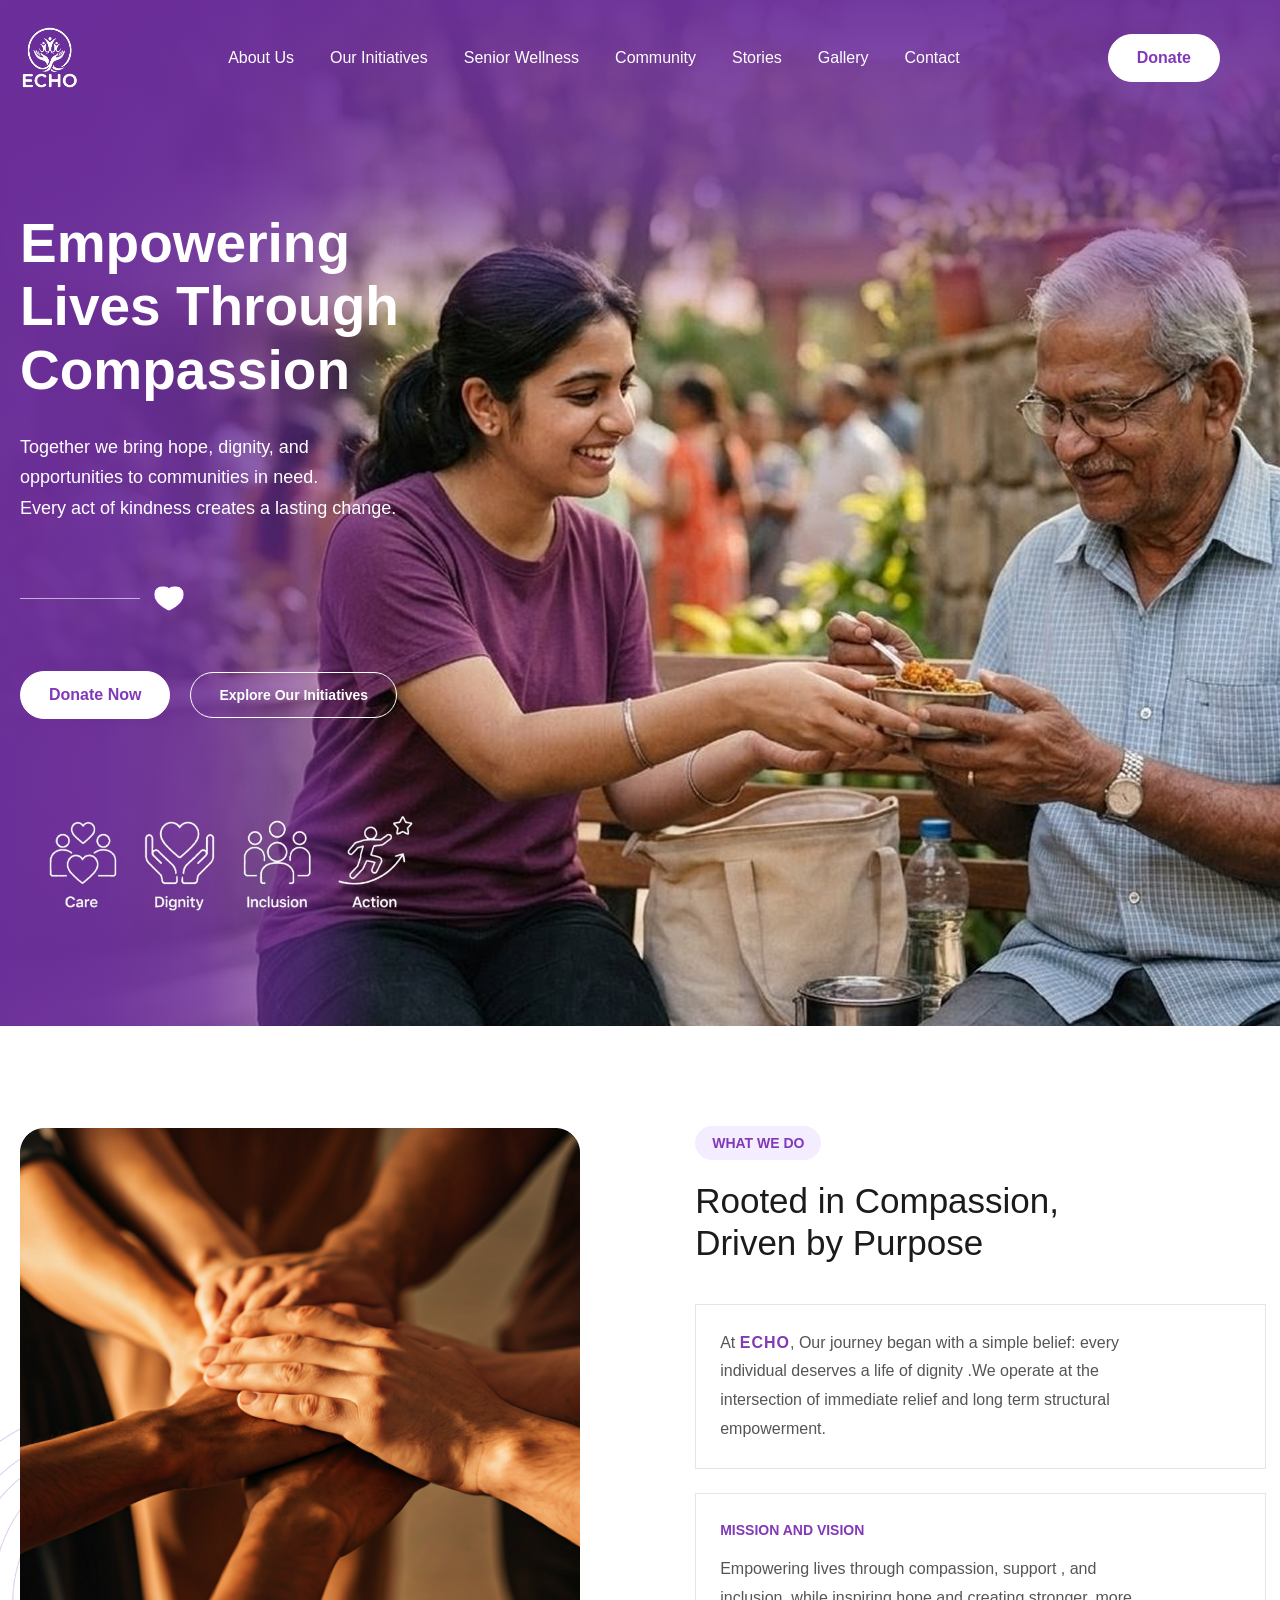
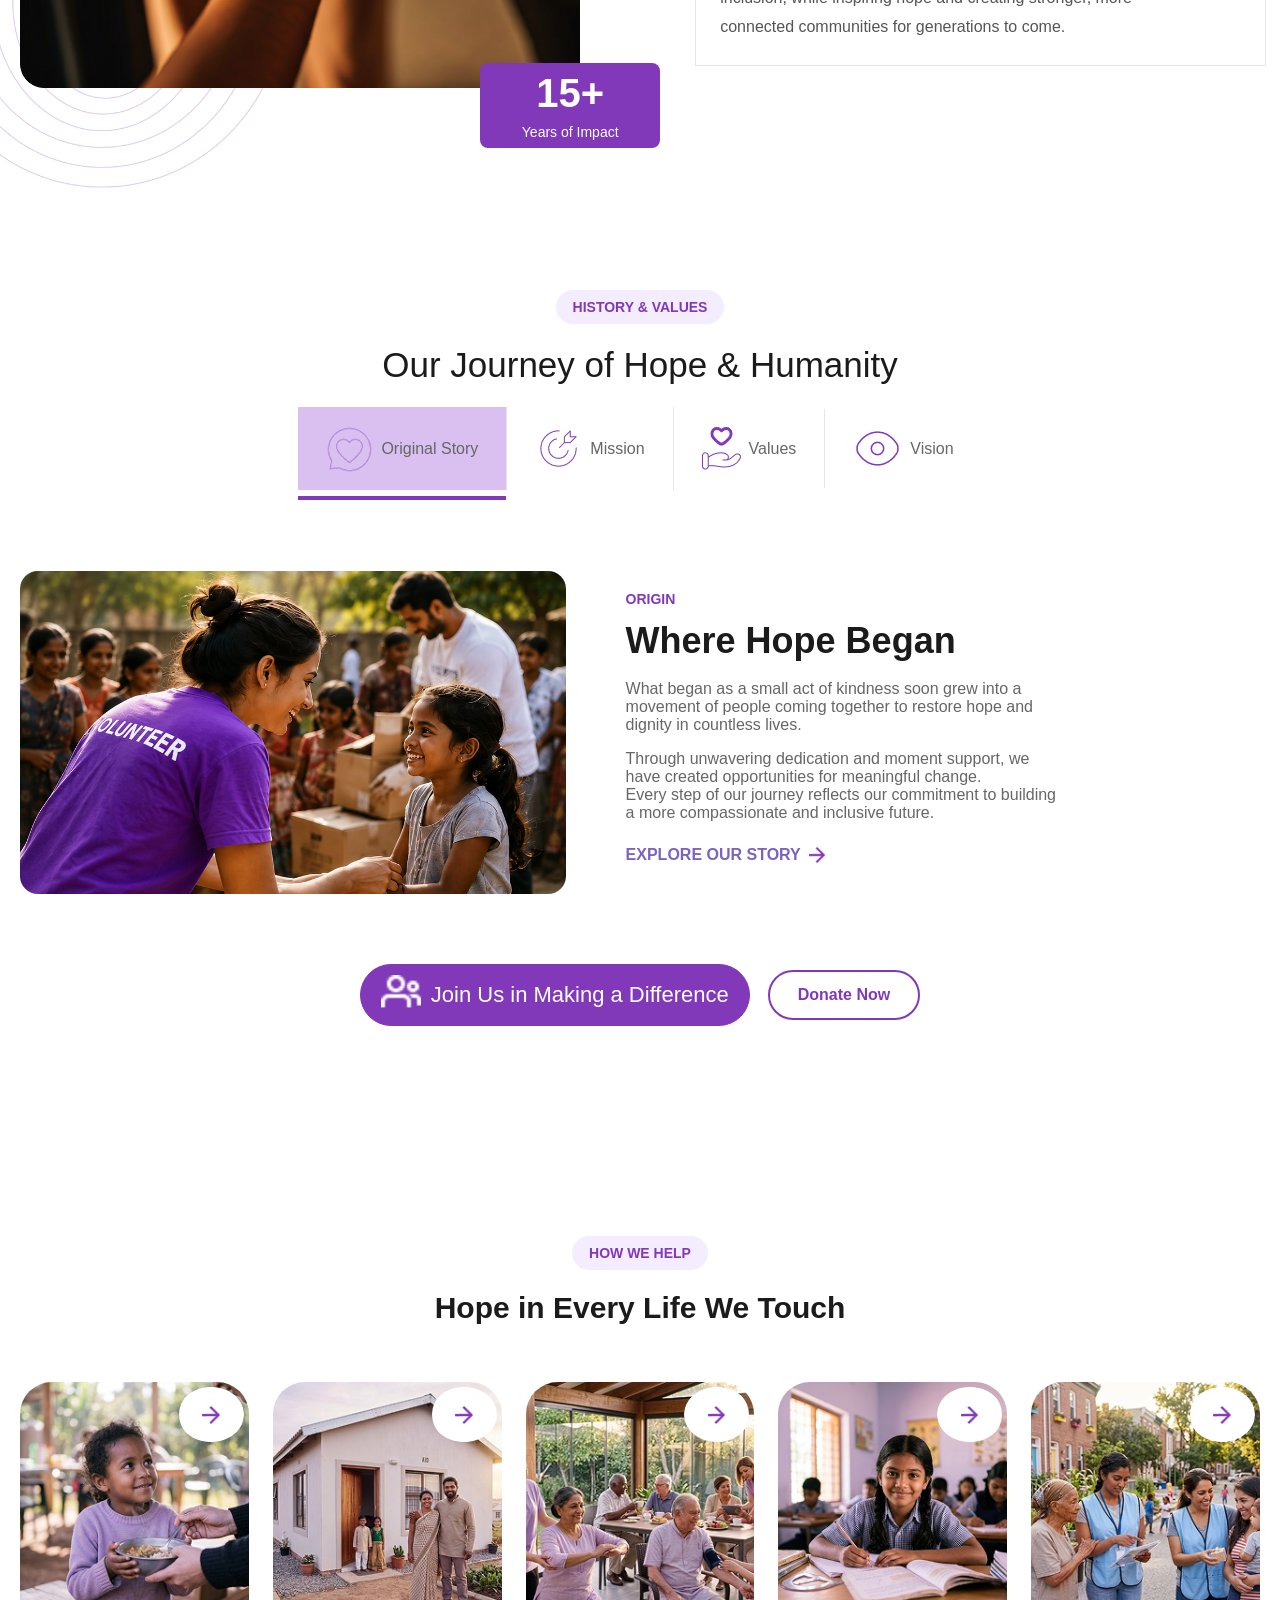
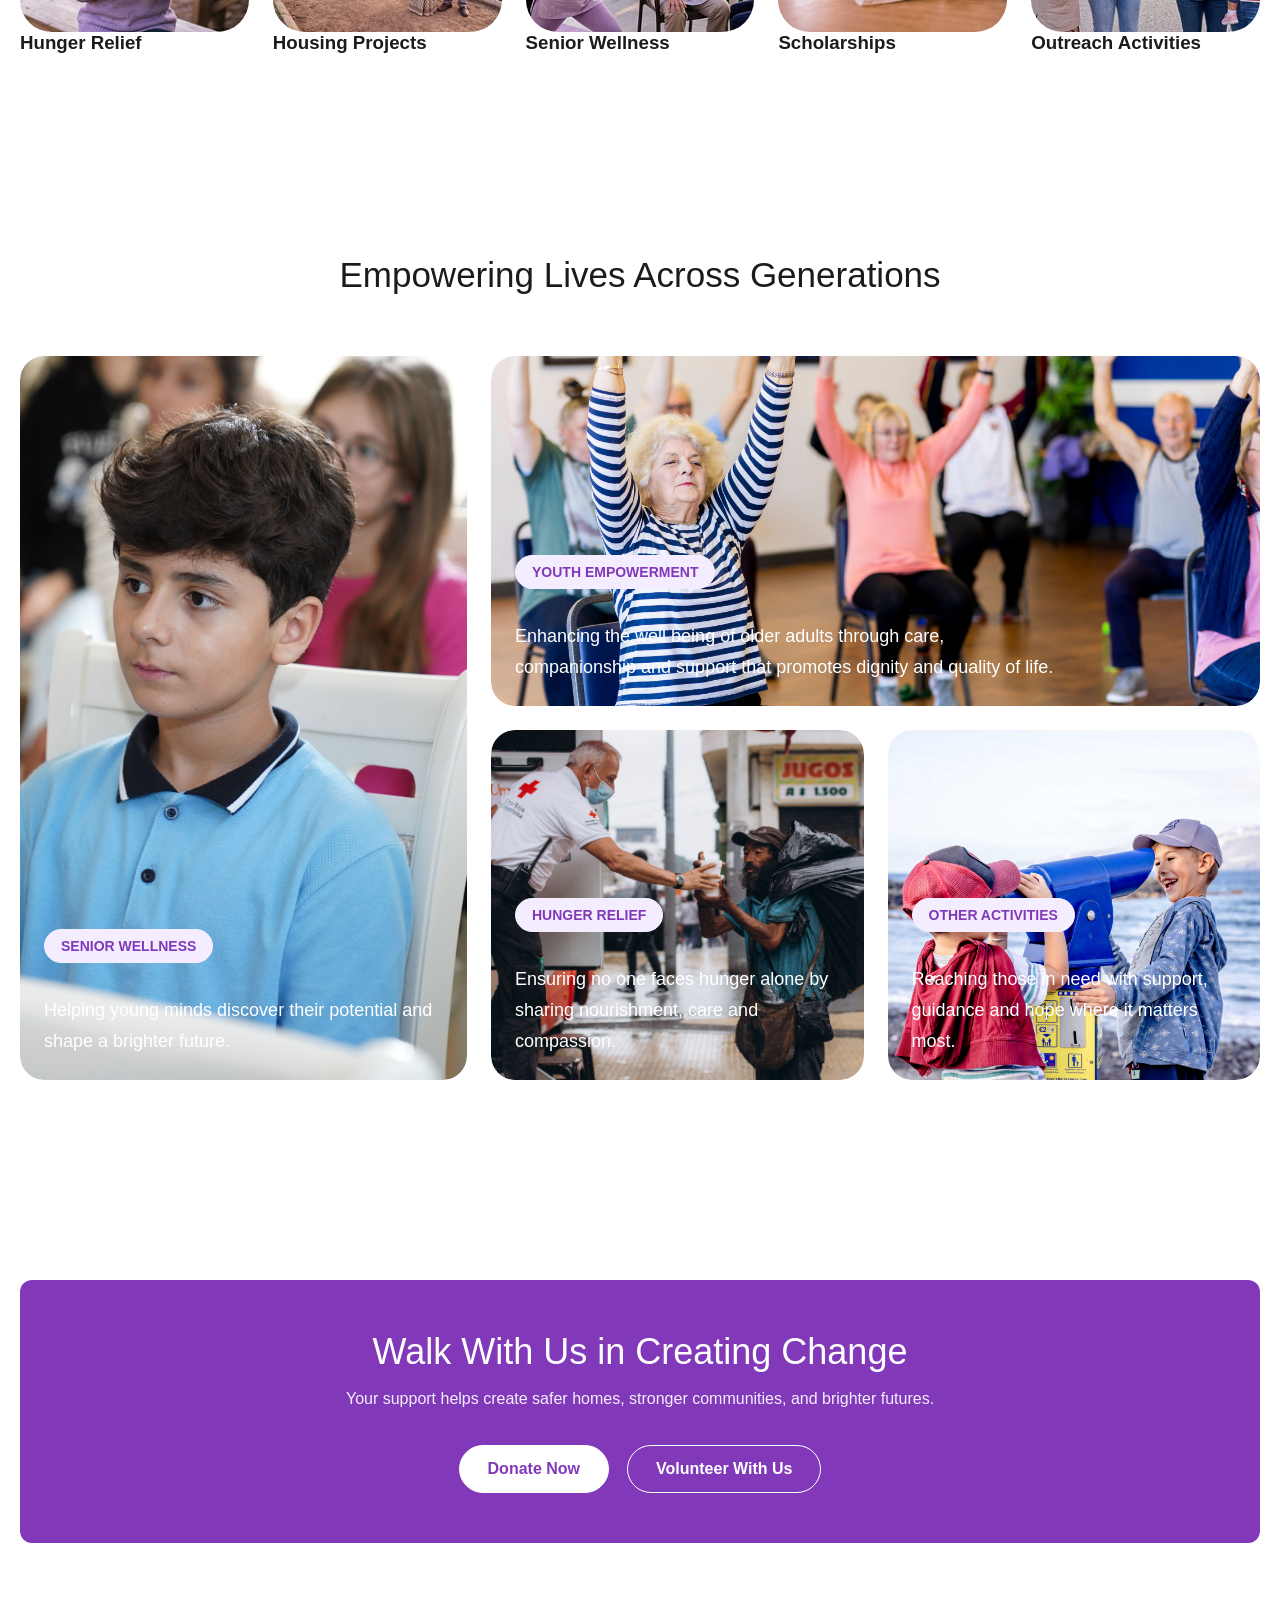
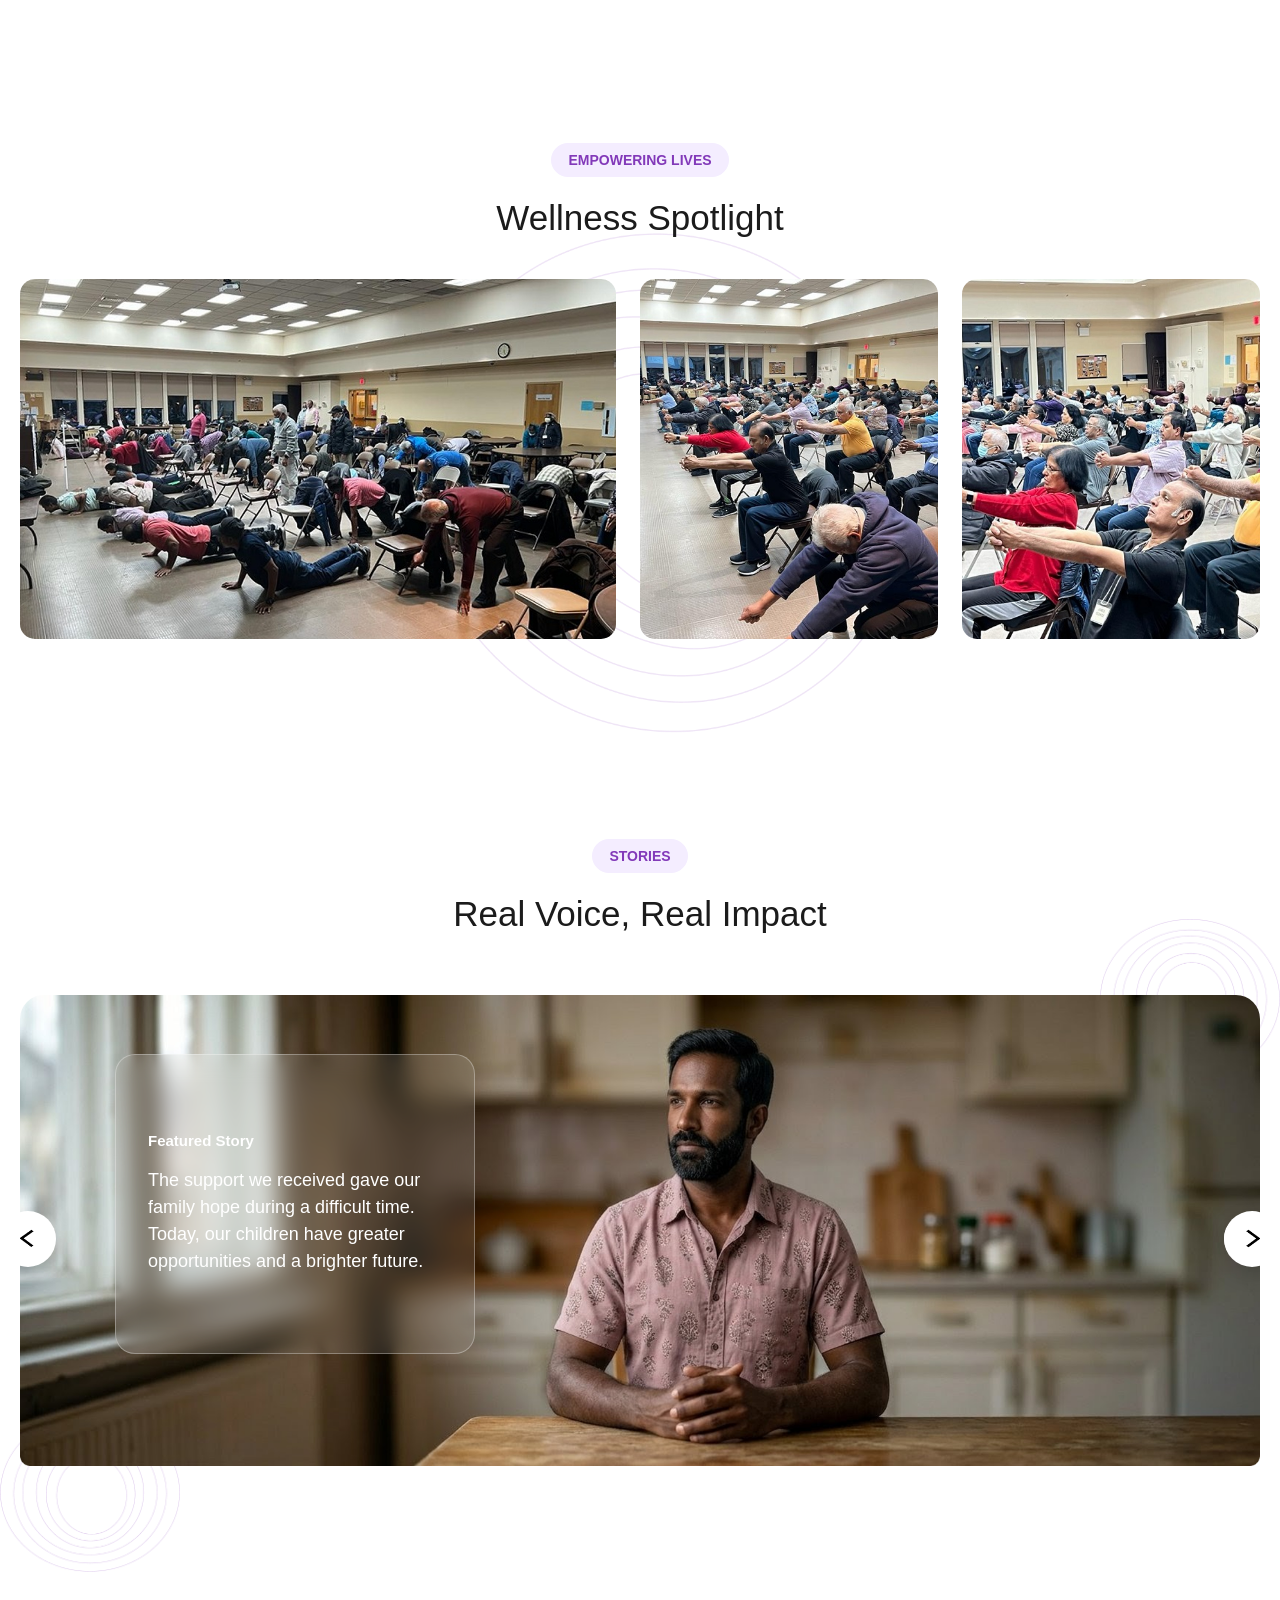
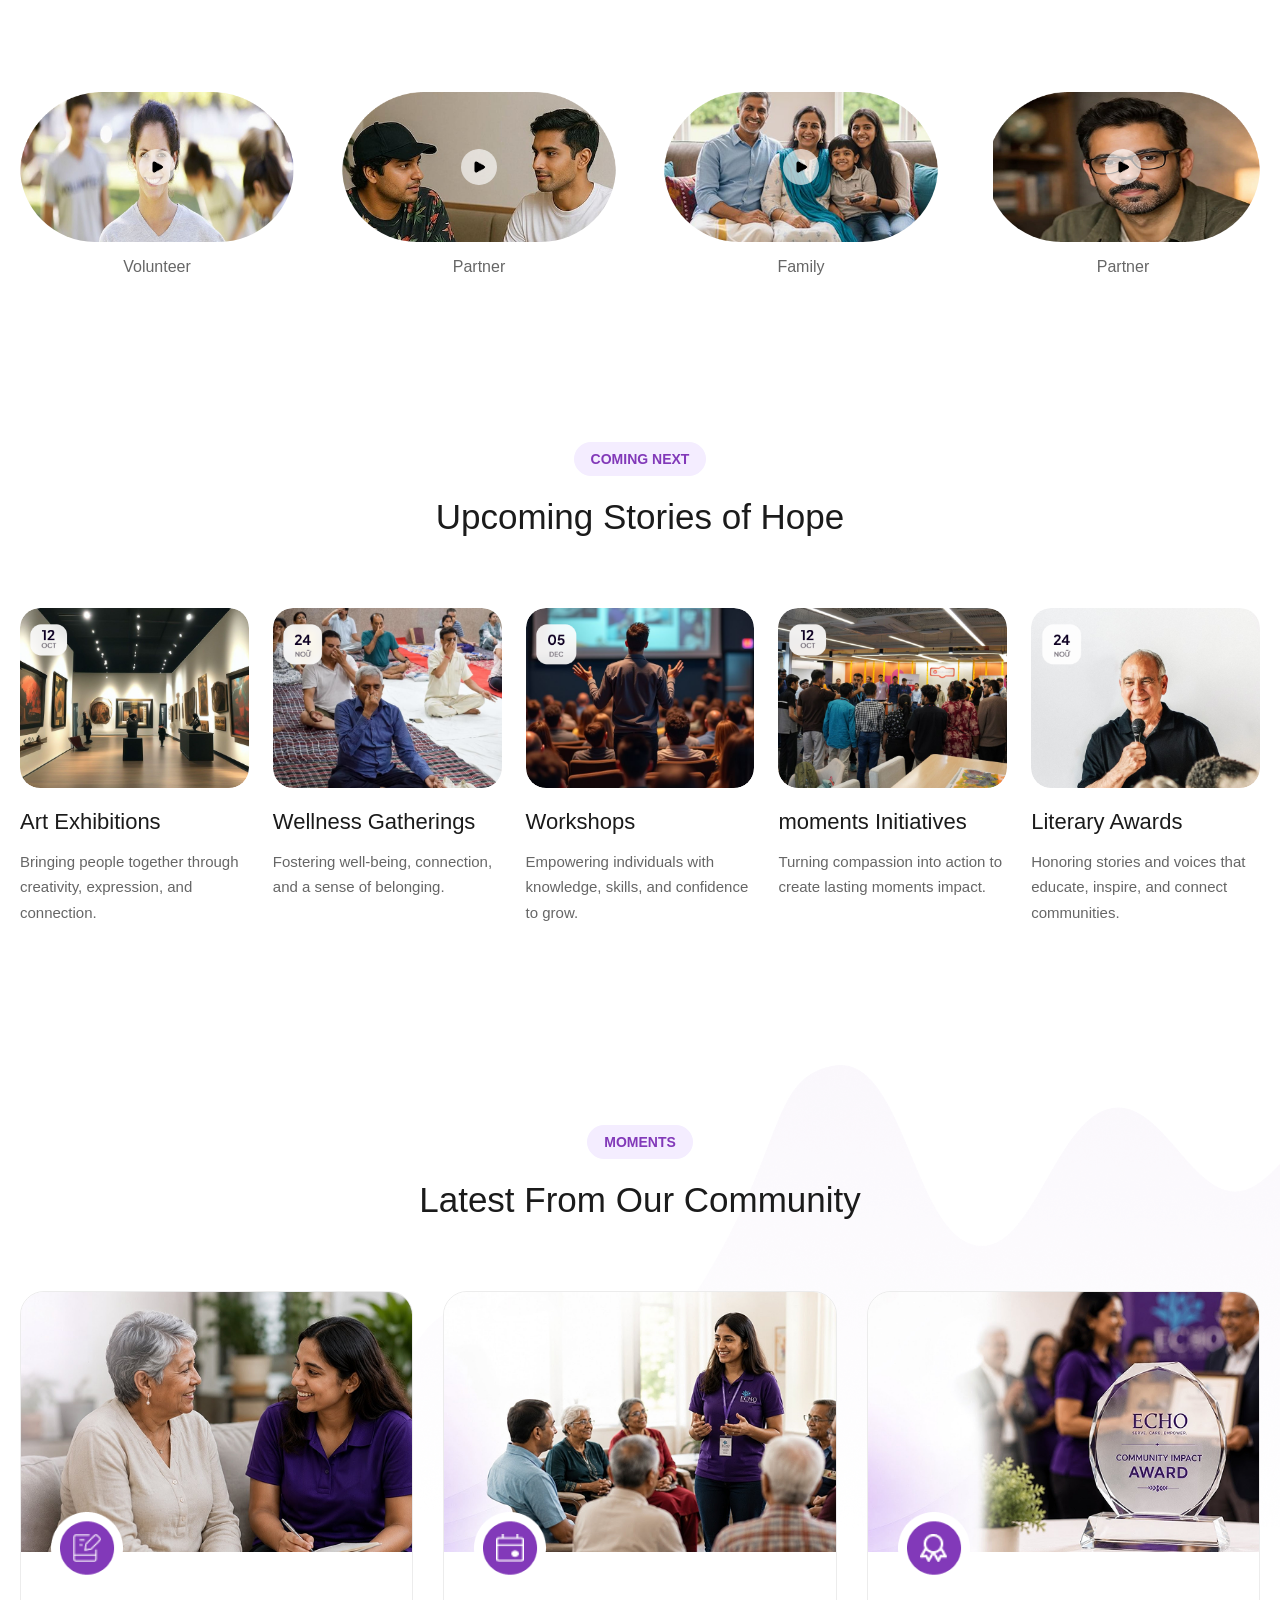
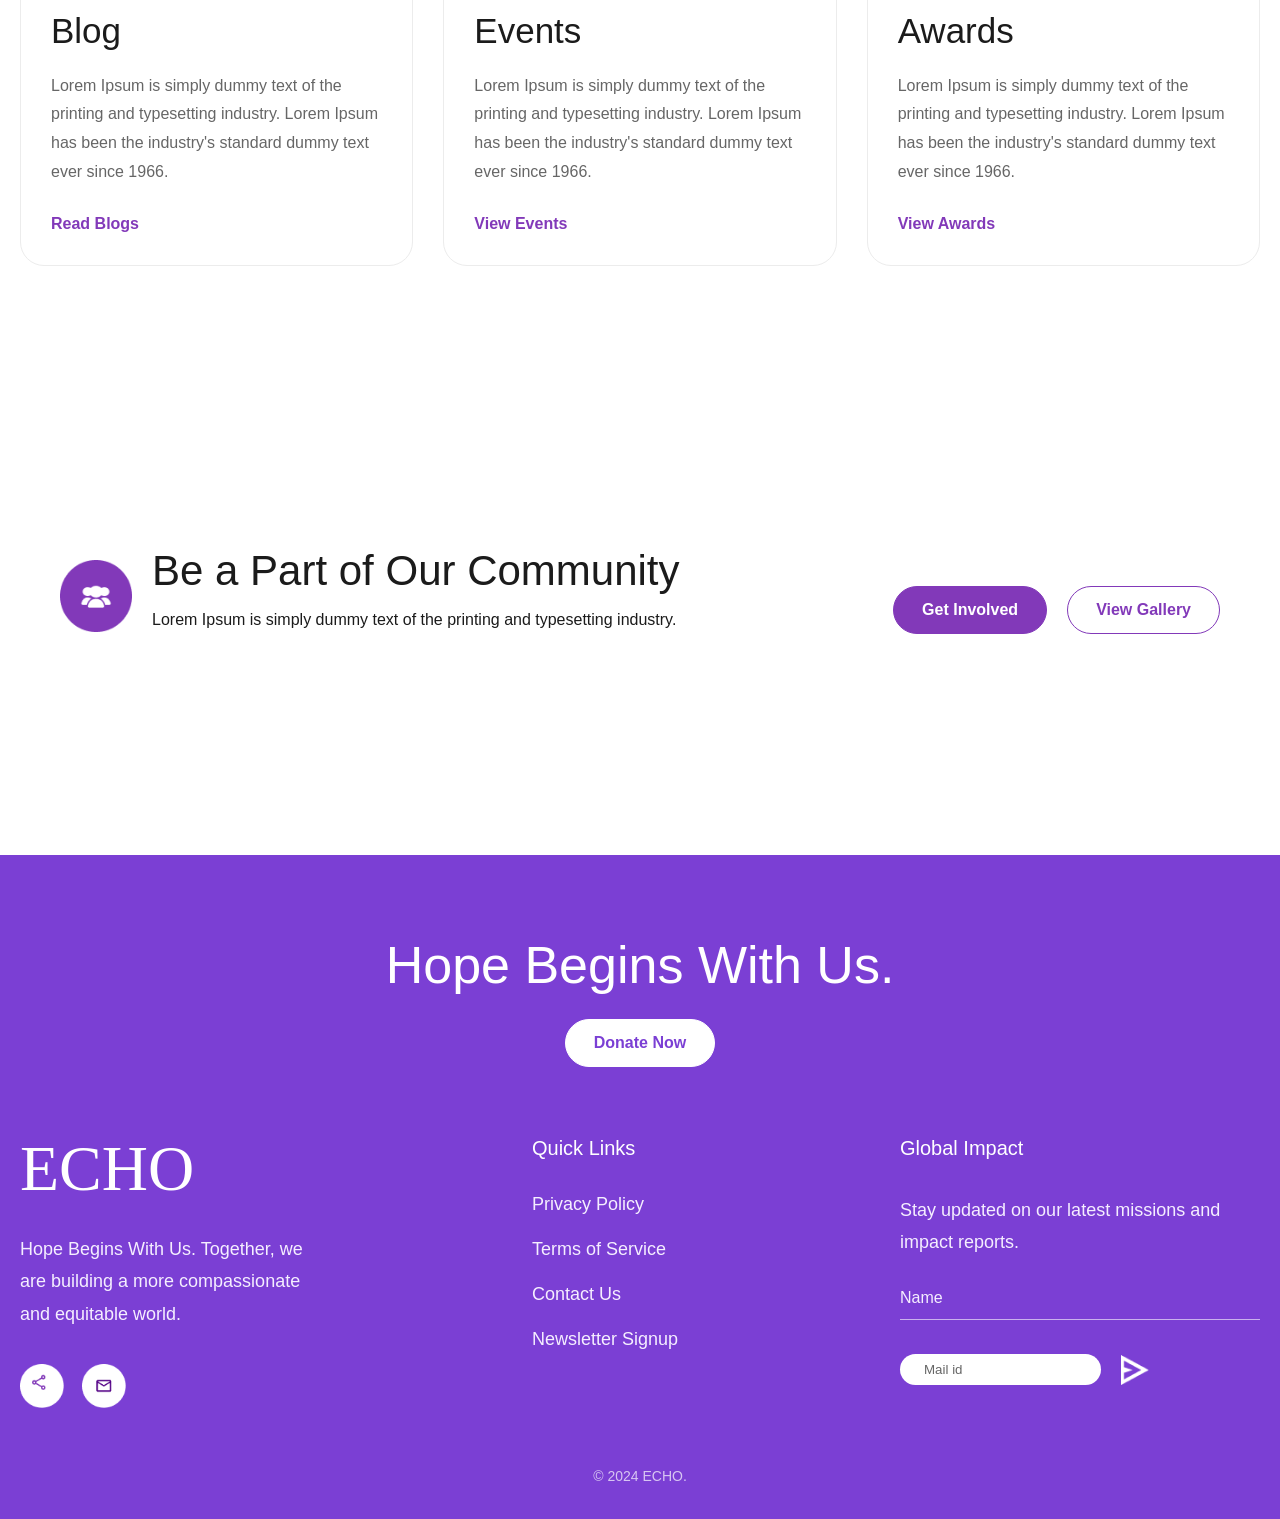
<file: index.html>
<html lang="en">

    <head>
        <meta charset="UTF-8" />
        <meta name="viewport" content="width=device-width, initial-scale=1.0" />
        <title>Echo.html</title>
        <style>
            /* Common CSS */

            * {
                margin: 0;
                padding: 0;
                box-sizing: border-box;
            }

            html {
                overflow-x: hidden;
            }

            body {
                font-family: 'Poppins', sans-serif;
                color: #1B1B1B;
                background: #fff;
                overflow-x: hidden;
            }

            img {
                display: block;
                max-width: 100%;
            }

            a {
                text-decoration: none;
            }

            p {
                margin: 0;
            }

            ul {
                list-style: none;
            }

            section {

                padding: 100px 0;
            }

            .container {
                width: 100%;
                max-width: 1320px;
                margin: 0 auto;
                padding: 0 20px;
            }


            .header {
                position: absolute;
                top: 0;
                left: 0;
                width: 100%;
                z-index: 100;
            }

            .header-inner {
                display: flex;
                justify-content: space-between;
                align-items: center;
                padding: 24px 0;
            }

            .logo img {
                width: 60px;
            }

            .nav-list {
                display: flex;
                align-items: center;
                gap: 36px;
            }

            .nav-list a {
                font-size: 16px;
                font-weight: 500;
                color: #fff;
            }

            .header-action {
                display: flex;
                align-items: center;
                gap: 16px;
                margin-right: 40px;
            }

            .btn-primary {

                display: inline-flex;

                justify-content: center;

                align-items: center;

                padding: 14px 28px;
                border-radius: 50px;
                background: #fff;
                border: 1px solid #fff;
                color: #8239B9;
                font-size: 16px;
                font-weight: 600;
            }

            .section-tag {
                display: inline-block;
                border: 1px solid #F4EDFF;
                border-radius: 30px;
                font-size: 14px;
                font-weight: 600;
                color: #8239B9;
                background-color: #F4EDFF;
                width: fit-content;
                text-transform: uppercase;
                padding: 8px 16px;
                margin-bottom: 20px;
            }

            .section-title {
                font-size: 35px;
                font-weight: 400;
                line-height: 1.2;
                color: #1B1B1B;
                margin-bottom: 40px;

            }

            .hamburger {

                display: none;

                border: none;

                background: none;

                font-size: 28px;
                color: #fff;

                cursor: pointer;
                font-weight: 400;
            }

            .hero {
                position: relative;
                min-height: 100vh;

                background: url("images/hero bg img.png");
                background-repeat: no-repeat;
                background-size: cover;
                background-position: center center;
                display: flex;
                align-items: flex-start;
            }

            .hero-overlay {
                position: absolute;
                inset: 0;
                z-index: 1;
                pointer-events: none;

                background:
                    linear-gradient(180deg,
                        rgba(107, 46, 154, .95) 0%,
                        rgba(107, 46, 154, .75) 18%,
                        transparent 32%),

                    /* Left */
                    linear-gradient(90deg,
                        rgba(107, 46, 154, .98) 0%,
                        rgba(107, 46, 154, .95) 8%,
                        rgba(107, 46, 154, .85) 16%,
                        rgba(107, 46, 154, .55) 24%,
                        rgba(107, 46, 154, .18) 28%,
                        transparent 30%);

            }

            .hero-content {
                position: relative;
                z-index: 2;

                max-width: 620px;
            }

            .hero-left {
                display: flex;
                flex-direction: column;
            }

            .hero-text h1 {

                font-size: 55px;

                line-height: 1.15;

                font-weight: 700;

                color: #fff;

                margin-bottom: 30px;
                margin-top: 20%;
            }

            /* Paragraph */

            .hero-text {
                max-width: 560px;
            }

            .hero-text p {
                font-size: 18px;
                line-height: 1.7;
                color: #fff;
                padding-right: 180px;
            }


            .hero-divider {

                display: flex;

                align-items: center;

                gap: 14px;

                margin-top: 10%;

                margin-bottom: 60px;
            }

            .divider-line {

                width: 120px;

                height: 1px;

                background: rgba(255, 255, 255, .6);
            }

            .hero-divider img {

                width: 30px;
            }

            /* Buttons */

            .hero-actions {

                display: flex;

                align-items: center;

                gap: 20px;

                margin-bottom: 80px;
            }

            /* Outline Button */

            .btn-outline {

                display: inline-flex;

                justify-content: center;

                align-items: center;

                padding: 14px 28px;

                border: 1px solid #fff;

                border-radius: 50px;

                color: #fff;

                font-size: 14px;

                font-weight: 600;

                transition: .3s;
            }

            .btn-outline:hover {

                background: #fff;

                color: #5E2DBF;
            }

            /* Features */

            .hero-features img {

                width: 420px;
            }

            .what-we-do {
                position: relative;
                overflow: hidden;
                background-color: #fff;
                z-index: 1;
            }

            .what-image {
                position: relative;
                flex: 0 0 48%;
                z-index: 2;
            }

            .what-we-do::before {
                content: "";
                position: absolute;

                width: 420px;
                height: 380px;

                left: 0px;
                bottom: 2px;

                background: url("images/what we do bg img1.png") no-repeat;
                background-size: contain;
                background-position: left bottom;


                z-index: 0;
            }

            .what-we-do-inner {
                position: relative;
                z-index: 1;

                display: flex;
                align-items: center;
                justify-content: space-between;
                gap: 80px;
            }

            .what-image {
                flex: 0 0 48%;
                position: relative;
                z-index: 2;
            }

            .what-image img {
                width: 100%;
                max-width: 560px;
                display: block;
            }

            .what-content {
                flex: 0 0 46%;
            }

            .content-divider {
                width: 80px;
                height: 2px;
                background: #8239B9;
            }

            .what-description {
                font-size: 12px;
                line-height: 1.8;
                color: #555;
            }

            .section2-rightside-pad {
                width: 100%;
                max-width: 420px;
            }

            .highlight {
                color: #8239B9;
                font-weight: 600;
                letter-spacing: 1px;
            }


            .section2-right .mission-title {
                font-size: 14px;
                font-weight: 600;
                color: #8239B9;
                text-transform: uppercase;
                margin-bottom: 12px;

            }

            .section2-right .mission-description {
                font-size: 16px;
                line-height: 1.8;
                color: #555;
                margin-top: 12px;
            }

            .section2-right {
                margin-bottom: 24px;
                padding: 24px;
                border: 1px solid #E5E5E5;
            }

            .section2-right p {
                font-size: 16px;
                line-height: 1.8;
                color: #555;

            }

            .impact-card {
                position: absolute;
                right: -45px;
                bottom: -60px;
                width: 180px;
                padding: 8px;
                background: #8239B9;
                color: #fff;
                border-radius: 8px;
                text-align: center;
                z-index: 3;
            }

            .impact-card h3 {
                font-size: 40px;
                font-weight: 700;
                margin-bottom: 8px;
            }

            .impact-card p {
                font-size: 14px;
                color: #fff;
            }

            /* history values */
            .history-values {
                background: #ffffff;
            }

            /* history inner */
            .history-values-inner {
                display: flex;
                flex-direction: column;
            }

            .history-values .btn-primary {

                border: 2px solid #8239B9;
            }

            /* history Heading */

            .history-values .section-title {
                text-align: center;
                max-width: 620px;

                margin: 0 auto 20px;
            }

            /* history tabs */
            .history-tabs {

                display: flex;
                justify-content: center;
                align-items: center;
                margin-bottom: 80px;

            }

            .tab-btn.active {
                background-color: #a970dd70;
                font-weight: 500;

            }

            .tab-content {
                display: none;
            }

            .tab-content.active {
                display: block;
            }

            .tab-btn {

                display: flex;

                align-items: center;

                gap: 8px;

                padding: 18px 28px;

                background: transparent;

                border: none;

                border-right: 1px solid #E5E5E5;

                cursor: pointer;

                color: #666;

                font-size: 16px;

                font-weight: 500;

                position: relative;
            }

            .tab-btn:last-child {

                border-right: none;
            }

            .tab-btn.active::after {

                content: "";

                position: absolute;

                left: 0;

                bottom: -10px;

                width: 100%;

                height: 4px;

                background: #8239B9;
            }

            /* history content */

            .history-values .section-tag {

                text-align: center;
                max-width: 620px;

                margin: 0 auto 20px;
            }

            .history-content {
                display: flex;
                /* flex-wrap: wrap;*/
                gap: 60px;
            }

            .history-image {
                flex: 0 0 44%;

            }

            .history-image img {
                width: 100%;
                height: 100%;
                object-fit: cover;
                border-radius: 18px;
            }

            .history-description {

                flex: 1;

                padding-top: 20px;
            }

            .history-subtitle {
                font-size: 14px;
                font-weight: 600;
                color: #8239B9;
                text-transform: uppercase;
                margin-bottom: 12px;
            }

            .history-heading {
                font-size: 36px;
                line-height: 1.2;
                margin-bottom: 18px;
            }

            .origin-para1 {
                font-size: 16px;
                color: #666;
                margin-bottom: 16px;
                padding-right: 200px;
                color: #666;
            }

            .origin-para2 {
                font-size: 16px;
                color: #666;
                margin-bottom: 16px;
                padding-right: 200px;
                color: #666;
                margin: 0px;
            }

            .tab-content .btn-primary {
                margin-top: 16px;
            }

            .history-cta {
                display: flex;
                justify-content: center;
                align-items: center;
                padding: 10px;
                margin-top: 60px;
                gap: 18px;
            }

            .cta-heading {

                display: inline-flex;
                justify-content: center;
                align-items: center;

                padding: 10px 20px;
                border: 1px solid #8239B9;
                border-radius: 50px;
                background: #8239B9;
                color: #fff;
            }

            .cta-heading img {
                width: 40px;
                height: 40px;
                margin-right: 10px;
            }

            .cta-heading h2 {
                font-size: 22px;
                line-height: 1.3;
                font-weight: 500;

            }

            .history-btn {
                display: inline-flex;
                align-items: center;
                gap: 8px;

                color: #7b63c2;
                font-size: 16px;
                font-weight: 600;

                margin-top: 24px;

                white-space: nowrap;
            }

            .history-btn img {
                height: 16px;
            }

            /*how we help*/
            .help-header {
                text-align: center;
                margin-bottom: 56px;
            }

            .help-title {
                font-size: 30px;
                font-weight: 700;
                line-height: 1.2;
                color: #1B1B1B;
            }

            .help-slider {
                display: flex;
                align-items: flex-start;
                gap: 24px;

                overflow: hidden;
            }

            /* Each Slide */

            .slide-card {
                display: flex;
                flex-direction: column;
            }

            /* Image */

            .slide-image {
                position: relative;
                border-radius: 20px;
                overflow: hidden;
            }

            .slide-image img {

                display: block;
                object-fit: cover;
                border-radius: 32px;
                margin: 0 auto;
            }

            .help-img {
                width: 350px;
                height: 250px;
                object-fit: cover;
                border-radius: 32px;
            }

            .slide-arrow {
                position: absolute;
                right: 5px;
                top: 5px;
                display: flex;
                justify-content: center;
                align-items: center;

                /* background:#8239B9;*/
                border-radius: 50%;
            }

            .arrow-icon {
                position: relative;
                width: 65px;
                height: 55px;
            }

            .arrow-circle {
                width: 65px;
                height: 55px;
            }

            .arrow-vector {
                position: absolute;
                top: 50%;
                left: 50%;
                transform: translate(-50%, -50%);
                width: 18px;
                height: 18px;
            }

            /*empowering lives*/
            .empowering-lives {
                background: #ffffff;
            }

            .empowering-inner {
                display: flex;
                flex-direction: column;
            }

            .empowering-lives .section-title {
                max-width: 620px;

                margin: 0 auto 60px;

                text-align: center;
            }

            .empowering-cards {

                display: flex;

                justify-content: space-between;
                display: grid;

                grid-template-columns: 1.2fr 1fr 1fr;

                grid-template-rows: 350px 350px;
                gap: 24px;
            }

            .empowering-card {

                flex: 1;
                position: relative;

                background: #ffffff;

                border-radius: 24px;

                overflow: hidden;
            }

            .empowering-card:nth-child(1) {

                grid-column: 1;

                grid-row: 1 / span 2;
            }

            .empowering-card:nth-child(2) {

                grid-column: 2 / span 2;

                grid-row: 1;
            }

            .empowering-card:nth-child(3) {

                grid-column: 2;

                grid-row: 2;
            }

            .empowering-card:nth-child(4) {

                grid-column: 3;

                grid-row: 2;
            }

            .card-image {

                overflow: hidden;

                border-radius: 24px;
                width: 100%;
                height: 100%;
                position: relative;

            }

            .card-image img {

                width: 100%;
                height: 100%;
                display: block;

                object-fit: cover;
                object-position: center;
            }

            .empowering-card:nth-child(1) .card-image img {
                object-position: center top;
            }

            .empowering-card:nth-child(2) .card-image img {
                object-position: right;
            }

            .empowering-card:nth-child(3) .card-image img {
                object-position: center top;
            }


            .card-content {
                position: absolute;
                left: 24px;
                right: 24px;
                bottom: 24px;

                display: flex;
                flex-direction: column;
                gap: 12px;

                z-index: 2;
            }

            .card-description {
                font-size: 18px;

                line-height: 1.7;
                color: #ffffff;
                max-width: 540px;
            }

            .walk-cta {
                padding: 100px 0;
                background: #fff;
            }

            .walk-cta-box {
                background: #8239B9;
                border-radius: 12px;
                padding: 50px 20px;
                text-align: center;
            }

            .walk-title {
                font-size: 36px;
                font-weight: 500;
                color: #fff;
                margin-bottom: 12px;
                line-height: 1.2;
            }

            .walk-description {
                margin: 0 auto 32px;
                font-size: 16px;
                line-height: 1.7;
                color: #F4EEFF;
            }

            .walk-actions {
                display: flex;
                justify-content: center;
                align-items: center;
                gap: 18px;
                flex-wrap: wrap;
            }

            .walk-actions .btn-primary {
                background: #fff;
                color: #8239B9;
                border: 1px solid #fff;
            }

            .btn-outline-light {
                display: inline-flex;
                justify-content: center;
                align-items: center;
                padding: 14px 28px;
                border: 1px solid #fff;
                border-radius: 50px;
                color: #fff;
                font-size: 16px;
                font-weight: 600;
                transition: .3s;
            }

            .btn-outline-light:hover {
                background: #fff;
                color: #8239B9;
            }

            /* wellness */

            .wellness {
                padding: 100px 0;
                background: #fff;
                position: relative;

                background: #fff;

            }

            .wellness::before {
                content: "";
                position: absolute;

                width: 700px;
                height: 700px;

                left: 52%;
                top: 90px;

                transform: translateX(-50%);

                background: url("images/wellness bg img.png") no-repeat center;
                background-size: contain;

                z-index: 0;
            }

            .wellness .container {
                position: relative;
                z-index: 1;
            }


            .wellness-header {
                text-align: center;
                margin-bottom: 30px;
            }

            .wellness-grid {
                display: grid;
                grid-template-columns: 2fr 1fr 1fr;
                gap: 24px;
            }

            .wellness-card {
                border-radius: 15px;
                overflow: hidden;
            }

            .wellness-card img {
                width: 100%;
                height: 360px;
                display: block;
                object-fit: cover;
            }

            .stories {
                padding: 100px 0;
                background: #ffffff;
                position: relative;
            }

            .stories::before {
                content: "";
                position: absolute;

                width: 180px;
                height: 180px;

                top: 180px;
                right: 0px;

                background: url("images/stories bg img.png") no-repeat;
                background-size: contain;
                background-position: top right;

                z-index: 0;
            }


            .stories::after {
                content: "";
                position: absolute;

                width: 180px;
                height: 180px;

                left: 0px;
                bottom: 370px;

                background: url("images/stories bg img.png") no-repeat;
                background-size: contain;
                background-position: bottom left;

                z-index: 0;
            }

            .stories .container {
                position: relative;
                z-index: 1;
            }

            .stories-header {
                text-align: center;

                margin: 0 auto 60px;
            }



            .featured-image {
                position: relative;
                border-radius: 24px;
                overflow: hidden;
                aspect-ratio: 16/9;
                width: 100%;
            }

            .featured-img {
                width: 100%;
                height: 100%;
                object-fit: cover;
                border-radius: 24px;
            }

            .featured-overlay {
                position: absolute;
                top: 30%;
                left: 95px;
                transform: translateY(-50%);

                width: 360px;
                min-height: 300px;

                display: flex;
                flex-direction: column;
                justify-content: center;

                padding: 36px 32px;

                border-radius: 20px;
                border: 1px solid rgba(255, 255, 255, .3);
                background: rgba(255, 255, 255, .12);
                backdrop-filter: blur(12px);

                z-index: 2;
            }



            .featured-tag {
                display: inline-block;

                margin-bottom: 18px;

                font-size: 15px;
                font-weight: 600;

                color: #ffffff;
            }

            .featured-description {
                font-size: 18px;
                font-weight: 500;
                line-height: 1.5;

                color: #ffffff;
            }

            .featured-story {
                position: relative;
            }

            .story-arrow {
                position: absolute;
                top: 35%;
                transform: translateY(-50%);

                width: 56px;
                height: 56px;

                display: flex;
                justify-content: center;
                align-items: center;

                border: none;
                border-radius: 50%;
                background: #fff;
                cursor: pointer;

                box-shadow: 0 8px 20px rgba(0, 0, 0, .15);
                z-index: 5;
            }

            .story-prev {
                left: -20px;
            }

            .story-next {
                right: -20px;
            }

            /* Story List */

            .story-list {
                display: flex;
                justify-content: center;
                align-items: center;
                gap: 48px;
            }

            .story-item {
                display: flex;
                flex-direction: column;
                align-items: center;
                cursor: pointer;
                position: relative;
                width: 700px;
                height: 150px;
                border-radius: 120px;

            }

            .story-item img {
                width: 100%;
                height: 100%;

                border-radius: 120px;

                object-fit: cover;

                margin-bottom: 16px;
                object-position: center top;

                transition: .3s;
            }

            .story-item span {
                font-size: 16px;
                font-weight: 500;
                color: #666666;
            }

            .story-icon {
                position: absolute;
                top: 55%;
                left: 50%;
                transform: translate(-50%, -50%);
                z-index: 2;
            }

            .story-icon img {
                width: 36px;
                height: 36px;
                display: block;
            }

            /*UPCOMING STORIES*/

            .upcoming-stories {
                background: #ffffff;
            }

            .section-header {
                max-width: 620px;
                margin: 0 auto 70px;
                text-align: center;
            }

            /* Grid */

            .upcoming-grid {
                display: grid;
                grid-template-columns: repeat(5, 1fr);
                gap: 24px;
            }

            /* Card */

            .upcoming-card {
                display: flex;
                flex-direction: column;
            }

            /* Image */

            .upcoming-image {
                position: relative;
                overflow: hidden;
                border-radius: 20px;
                margin-bottom: 20px;
            }

            .upcoming-img {
                width: 100%;
                height: 180px;
                display: block;
                object-fit: cover;
                border-radius: 20px;
            }



            /* Content */

            .upcoming-content {
                display: flex;
                flex-direction: column;
            }

            .upcoming-title {
                font-size: 22px;
                font-weight: 500;
                line-height: 1.3;
                color: #1B1B1B;
                margin-bottom: 12px;
            }

            .upcoming-description {
                font-size: 15px;
                line-height: 1.7;
                color: #666666;
            }

            /* moments */

            .moments {
                position: relative;
                background: #ffffff;
                overflow: hidden;
                z-index: 1;
            }

            .moments::after {
                content: "";
                position: absolute;
                top: 40px;
                right: -40px;
                width: 950px;
                height: 600px;
                background: url("images/moments bg img.png") no-repeat top right;
                background-size: contain;
                z-index: 0;
            }

            .moments .container {
                position: relative;
                z-index: 1;

            }

            /* Header */

            .section-header {
                max-width: 620px;
                margin: 0 auto 70px;
                text-align: center;
            }

            /* Grid */

            .moments-grid {
                display: grid;
                grid-template-columns: repeat(3, 1fr);
                gap: 30px;

            }

            /* Card */

            .moments-card {
                background: #ffffff;
                border: 1px solid #ECECEC;
                border-radius: 24px;
                overflow: hidden;
                display: flex;
                flex-direction: column;
            }

            /* Image */

            .moments-image {
                position: relative;
            }

            .moments-img {
                width: 100%;
                height: 260px;
                display: block;
                object-fit: cover;
            }

            /* Icon */

            .moments-icon {
                position: absolute;
                left: 30px;
                bottom: -32px;
            }

            .icon-circle {
                width: 72px;
                height: 72px;
                display: block;
            }

            .icon-vector {
                position: absolute;

                top: 50%;
                left: 50%;

                transform: translate(-50%, -50%);

                width: 28px;
                height: 28px;
            }

            /* Content */

            .moments-content {
                padding: 56px 30px 32px;
                display: flex;
                flex-direction: column;
                flex: 1;
            }

            .moments-title {
                font-size: 35px;
                font-weight: 500;
                line-height: 1.3;
                color: #1B1B1B;
                margin-bottom: 18px;
            }

            .moments-description {
                font-size: 16px;
                line-height: 1.8;
                color: #666666;
                margin-bottom: 28px;
            }

            /* Link */

            .moments-link {
                display: inline-flex;
                align-items: center;
                gap: 8px;

                font-size: 16px;
                font-weight: 600;

                color: #8239B9;

                margin-top: auto;
            }

            .moments-link img {
                width: 18px;
                height: 18px;
            }

            /* COMMUNITY CTA */

            .community-cta {
                background: #ffffff;
            }

            .community-cta-box {

                border-radius: 32px;

                padding: 80px 40px;

                text-align: center;

                display: flex;
                align-items: center;
            }

            /* Icon */

            .community-cta-icon {
                position: relative;

                display: inline-block;

                margin-bottom: 28px;
                flex-shrink: 0;

            }

            .community-cta-icon .community-circle {
                width: 72px;
                height: 72px;
                display: block;
            }

            .community-cta-icon .community-vector {
                position: absolute;

                top: 50%;
                left: 50%;

                transform: translate(-50%, -50%);

                width: 40px;
                height: 35px;
            }

            /* Heading */
            .community-cta-header {
                display: flex;
                flex: 1;
                flex-direction: column;
                text-align: left;
                justify-content: center;
                padding-left: 20px;
            }

            .community-cta-title {
                font-size: 42px;
                font-weight: 500;
                line-height: 1.2;
                margin-bottom: 10px;
            }

            /* Description */

            .community-cta-description {
                max-width: 620px;

                font-size: 16px;
                line-height: 1.8;

                margin-bottom: 40px;
            }

            /* Buttons */

            .community-actions {
                display: flex;

                justify-content: space-between;
                align-items: center;

                gap: 20px;
                flex-shrink: 0;
            }



            .community-actions .btn-primary {
                color: #ffffff;
                background: #8239B9;
                border: 1px solid #8239B9;
            }

            .community-actions .btn-outline-light {
                background: transparent;
                color: #8239B9;
                border: 1px solid #8239B9;
            }

            .community-actions .btn-outline-light:hover {
                background: #ffffff;
                color: #8239B9;
            }

            /* FOOTER */

            .footer {

                background: #7B3FD4;

                padding: 80px 0 35px;
            }

            /* Top */

            .footer-top {

                display: flex;

                flex-direction: column;

                align-items: center;

                margin-bottom: 70px;
            }

            .footer-title {

                font-size: 52px;

                font-weight: 400;

                color: #ffffff;

                margin-bottom: 24px;
            }

            .footer-top .btn-primary {

                background: #ffffff;

                color: #7B3FD4;
            }

            /* Content */

            .footer-content {

                display: grid;

                grid-template-columns: 1.2fr .8fr 1fr;

                gap: 80px;

                margin-bottom: 60px;
            }

            /* Left */
            .footer-logo {
                font-family: "Cormorant Garamond", serif;
                font-size: 64px;
                font-weight: 500;
                line-height: 1;
                color: #ffffff;
                margin-bottom: 32px;
            }


            .footer-description {

                max-width: 290px;

                font-size: 18px;

                line-height: 1.8;

                color: #F5EEFF;

                margin-bottom: 34px;
            }

            .footer-social {

                display: flex;

                gap: 18px;
            }

            .footer-social a img {

                width: 44px;

                height: 44px;

                display: block;
            }

            /* Center */

            .footer-links h4,

            .footer-newsletter h4 {

                font-size: 20px;

                font-weight: 500;

                color: #ffffff;

                margin-bottom: 34px;
            }

            .footer-links {
                display: flex;
                flex-direction: column;
            }


            .footer-links ul {

                list-style: none;
                margin: 0;
                padding: 0;

            }

            .footer-links li {

                margin-bottom: 24px;
                gap: 18px;



            }

            .footer-links a {

                color: #F5EEFF;

                font-size: 18px;

                transition: .3s;
            }

            .footer-links a:hover {

                color: #ffffff;
            }

            /* Right */

            .footer-newsletter p {

                color: #F5EEFF;

                font-size: 18px;

                line-height: 1.8;

                margin-bottom: 30px;
            }

            .newsletter-form {

                display: flex;

                flex-direction: column;

                gap: 24px;
            }

            .footer-name {

                width: 100%;

                background: transparent;

                border: none;

                border-bottom: 1px solid rgba(255, 255, 255, .6);

                padding-bottom: 12px;

                font-size: 16px;

                color: #ffffff;
            }

            .footer-name::placeholder {

                color: #F5EEFF;
            }

            .footer-name:focus {

                outline: none;
            }

            .newsletter-row {
                display: flex;
                align-items: center;
                gap: 20px;
            }

            .newsletter-email {

                display: flex;

                align-items: center;

                background: #ffffff;

                border-radius: 50px;

                padding: 8px 8px 8px 24px;
            }

            .newsletter-email input {

                flex: 1;

                border: none;

                color: #1B1B1B;

                padding: 0;
            }

            .newsletter-email input::placeholder {

                color: #666666;
            }

            .newsletter-row button {

                width: 52px;

                height: 52px;

                border: none;
                background: #7B3FD4;

                cursor: pointer;
            }

            .newsletter-row button img {

                width: 28px;

                display: block;

            }

            /* Bottom */

            .footer-bottom {

                text-align: center;
            }

            .footer-bottom p {

                font-size: 14px;

                color: rgba(255, 255, 255, .7);
            }

            /*  MOBILE RESPONSIVE     */
            @media (max-width:780px) {

                section {
                    padding: 60px 0;
                }

                .container {
                    padding: 0 16px;
                }

                .section-title {
                    font-size: 28px;
                    margin-bottom: 24px;
                }

                .section-tag {
                    font-size: 12px;
                    padding: 6px 14px;
                }

                .header {
                    position: fixed;
                    background: #8239B9;
                    ;
                }

                .header-inner {
                    padding: 14px 0;
                }

                .logo img {
                    width: 48px;
                }


                .header-action .btn-primary {
                    display: none;
                }

                .hamburger {
                    display: block;
                    margin-right: 0px;

                }

                .navbar {
                    display: block;
                    position: fixed;
                    top: 76px;
                    right: -260px;
                    width: 260px;
                    height: auto;
                    background: #8239B9;
                    transition: right .3s ease;
                    padding: 25px 20px;
                    z-index: 999;

                    visibility: hidden;
                    opacity: 0;


                }

                .navbar.active {
                    right: 0;
                    visibility: visible;
                    opacity: 1;

                }

                .nav-list {
                    display: flex;
                    flex-direction: column;
                    align-items: flex-start;
                    gap: 20px;
                }

                .nav-list li {
                    width: 100%;
                }

                .nav-list a {
                    color: #fff;
                    display: block;
                    width: 100%;
                }

                .hero-content,
                .hero-left,
                .hero-text {
                    width: 100%;
                    max-width: 100%;
                }

                .hero {
                    width: 100%;
                    overflow: hidden;
                }

                .hero {

                    padding: 120px 0 60px;
                    background-image: url("images/hero bg img mobile.png");

                    min-height: 100vh;
                    background-size: cover;
                    background-repeat: no-repeat;
                    background-position: center center;


                }

                .hero-overlay {
                    background:
                        linear-gradient(180deg,
                            rgba(107, 46, 154, .55) 0%,
                            rgba(107, 46, 154, .35) 18%,
                            transparent 38%),

                        linear-gradient(90deg,
                            rgba(107, 46, 154, .70) 0%,
                            rgba(107, 46, 154, .55) 10%,
                            rgba(107, 46, 154, .35) 20%,
                            rgba(107, 46, 154, .15) 28%,
                            transparent 40%);
                }


                .hero-text h1 {
                    font-size: 40px;
                    margin-top: 30%;
                }

                .hero-text p {
                    padding-right: 25%;
                    font-size: 16px;
                }

                .hero-divider {
                    margin: 24px 0 32px;
                }

                .hero-actions {

                    display: flex;
                    flex-direction: column;
                    align-items: center;
                    gap: 16px;
                    margin-bottom: 40px;

                }

                .hero-actions .btn-primary {
                    width: 160px;

                }

                .hero-actions a {
                    width: 210px;
                    text-align: center;

                }

                .hero-features {
                    width: 280px;
                }

                .hero-features img {
                    width: 100%;
                }

                .what-we-do-inner,
                .history-content,
                .community-cta-box,
                .footer-content {
                    flex-direction: column;
                    display: flex;
                    gap: 30px;
                }

                .what-content,

                .history-image,
                .tab-content {
                    flex: 100%;
                    width: 100%;
                }



                .what-image img {
                    width: 100%;
                    object-fit: cover;
                    object-position: 60% center;
                }

                .impact-card {
                    position: static;
                    margin: 20px auto 0;
                }

                .section2-rightside-pad,
                .origin-para1,
                .origin-para2 {
                    max-width: 100%;
                    padding-right: 0;
                }

                .history-tabs {
                    overflow-x: auto;
                    justify-content: center;
                    margin-bottom: 30px;
                    padding-left: 15%;
                }

                .cta-heading img {
                    width: 28px;
                    height: 30px;
                }

                .cta-heading h2 {
                    font-size: 16;
                }

                .tab-btn {
                    display: flex;
                    flex-direction: column;
                    align-items: center;
                    justify-content: center;
                    gap: 8px;

                    min-width: 95px;
                    padding: 12px 10px;

                    text-align: center;
                }

                .tab-btn img {
                    width: 26px;
                    height: 26px;
                }

                .tab-btn span {
                    font-size: 12px;
                    line-height: 1.3;
                }

                .history-cta {
                    flex-direction: column;
                    gap: 20px;
                }

                .help-slider {
                    overflow-x: auto;
                    scroll-snap-type: x mandatory;
                    padding-bottom: 10px;
                }

                .help-slide {
                    min-width: 280px;
                    scroll-snap-align: start;
                }

                .help-img {
                    width: 100%;
                    height: 220px;
                }

                .empowering-cards {
                    display: grid;
                    grid-template-columns: 1fr;
                    grid-template-rows: auto;
                }

                .empowering-card,
                .empowering-card:nth-child(1),
                .empowering-card:nth-child(2),
                .empowering-card:nth-child(3),
                .empowering-card:nth-child(4) {
                    grid-column: auto;
                    grid-row: auto;
                    height: 260px;
                }

                .walk-cta-box {
                    padding: 40px 20px;
                }

                .walk-title {
                    font-size: 28px;
                }

                .what-we-do::before {
                    display: block;
                    width: 180px;
                    height: 180px;
                    left: -40px;
                    top: 300px;
                    background-size: contain;
                }

                .wellness::before {
                    display: block;
                    width: 260px;
                    height: 260px;
                    top: 120px;
                    left: 50%;
                    transform: translateX(-50%);
                    background-size: contain;
                }

                .stories::before {
                    display: block;
                    width: 100px;
                    height: 100px;
                    top: 200px;
                    right: -20px;
                    background-size: contain;
                }

                .stories::after {
                    display: block;
                    width: 100px;
                    height: 100px;
                    left: -20px;
                    bottom: 300px;
                    background-size: contain;
                }

                .moments::after {
                    display: block;
                    width: 250px;
                    height: 300px;
                    top: 40px;
                    right: -40px;
                    background-size: contain;
                }

                .wellness-grid,
                .upcoming-grid,
                .moments-grid {
                    grid-template-columns: 1fr;
                }

                .moments-img {
                    object-position: 50% 10%;
                }

                .upcoming-img {
                    width: 100%;
                    height: 360px;
                    object-fit: cover;
                    object-position: center top;
                }

                .wellness-card img {
                    height: 280px;
                }

                .featured-image {
                    height: 420px;
                    position: relative;
                    overflow: hidden;
                }

                .featured-image img {
                    width: 100%;
                    height: 100%;
                    object-fit: cover;
                    border-radius: 24px;
                }

                .featured-overlay {
                    position: absolute;

                    left: 35px;

                    top: 40%;
                    width: 45%;
                    min-height: auto;

                    padding: 18px;

                    border-radius: 16px;

                    display: flex;
                    flex-direction: column;
                    justify-content: left;

                    background: rgba(255, 255, 255, .15);
                    backdrop-filter: blur(10px);

                    z-index: 5;
                }

                .featured-tag {
                    font-size: 12px;
                    margin-bottom: 12px;

                }

                .featured-description {
                    font-size: 13px;
                    line-height: 1.5;
                }

                .featured-story {
                    margin-bottom: 60px;
                }

                .story-list {
                    margin-top: 0;
                    padding-top: 0;

                }

                .story-arrow {
                    top: 50%
                }

                .story-list {
                    overflow-x: auto;
                    justify-content: flex-start;
                    gap: 16px;
                    padding: 20px 0;
                }

                .story-item {
                    min-width: 180px;

                    width: 180px;
                    height: 100px;
                    margin-bottom: 40px;
                }


                .upcoming-img {
                    object-fit: cover;
                    object-position: center left;

                    background: #fff;


                }

                .upcoming-card {
                    padding-top: 20px;
                }

                .community-cta-box {
                    padding: 30px 20px;
                    text-align: center;
                }

                .community-cta-header {
                    padding-left: 0;
                    text-align: center;
                }

                .community-actions {

                    display: flex;
                    flex-direction: column;
                    align-items: center;
                    gap: 16px;
                    margin-bottom: 40px;
                }

                .community-actions a {
                    width: 180px;
                    justify-content: center;
                }

                .footer {
                    padding: 60px 0 30px;
                }

                .footer-top {
                    margin-bottom: 40px;
                }

                .footer-title {
                    font-size: 34px;
                    text-align: center;
                }

                .footer-content {
                    gap: 40px;
                }

                .footer-description {
                    max-width: 100%;
                }

                .newsletter-row {
                    flex-direction: column;
                    align-items: stretch;
                }

                .newsletter-email {
                    width: 100%;
                }

                .newsletter-row button {
                    width: 100%;
                }
            }

            @media (min-width: 610px) and (max-width: 780px) {
                .upcoming-img {
                    height: 460px;
                    object-position: center top;
                }
            }

            @media (min-width: 781px) and (max-width: 900px) {

                .header-inner {
                    padding: 14px 0;
                }


                .header-action .btn-primary {
                    display: none;
                }

                .hamburger {
                    display: block;
                    margin-right: 40px;
                }

                .navbar {
                    display: block;
                    position: fixed;
                    top: 76px;
                    right: -260px;
                    width: 260px;
                    height: auto;
                    background: #8239B9;
                    transition: right .3s ease;
                    padding: 25px 20px;
                    z-index: 999;

                    visibility: hidden;
                    opacity: 0;


                }

                .navbar.active {
                    right: 0;
                    visibility: visible;
                    opacity: 1;

                }

                .nav-list {
                    display: flex;
                    flex-direction: column;
                    align-items: flex-start;
                    gap: 20px;
                }

                .nav-list li {
                    width: 100%;
                }

                .nav-list a {
                    color: #fff;
                    display: block;
                    width: 100%;
                }

                .featured-image {
                    height: 600px;
                }

                .stories::before {
                    right: -30px;
                }

                .stories::after {
                    left: -30px;
                    bottom: 350px;
                }

            }


            @media (min-width: 781px) and (max-width: 1024px) {

                section {
                    padding: 80px 0;
                }

                .container {
                    padding: 0 30px;
                }

                .section-title {
                    font-size: 32px;
                }

                /* Header */

                .header-inner {
                    padding: 18px 0;
                }

                .nav-list {
                    gap: 20px;
                }

                .nav-list a {
                    font-size: 15px;
                }

                .btn-primary {
                    padding: 12px 22px;
                    font-size: 15px;
                }

                .hero {
                    background-image: url('images/hero\ bg\ img.png');
                    background-repeat: no-repeat;
                    background-size: cover;
                    background-position: center center;
                    min-height: 100vh;


                }

                .hero-content {
                    max-width: 540px;
                }

                .hero-text h1 {
                    font-size: 46px;
                    margin-top: 20%;
                    margin-bottom: 10%;

                }

                .hero-text p {
                    font-size: 20px;
                    padding-right: 180px;
                    max-width: 520px;

                }

                .hero-features img {
                    width: 340px;
                }

                .what-we-do-inner {
                    gap: 40px;
                }

                .what-we-do::before {
                    left: -50px;
                }

                .impact-card {
                    width: 150px;
                    right: -20px;
                }

                .history-content {
                    gap: 35px;
                }

                .history-heading {
                    font-size: 30px;
                }

                .origin-para1,
                .origin-para2 {
                    padding-right: 20px;
                }

                .history-tabs {
                    flex-wrap: wrap;
                    gap: 12px;
                }

                .cta-heading img {
                    width: 40px;
                    height: 30px;
                    margin-right: 15px;
                }

                .cta-heading h2 {
                    font-size: 18;
                }

                .tab-btn {
                    padding: 16px 18px;
                }

                .help-slider {
                    overflow-x: auto;
                    gap: 20px;
                }

                .slide-card {
                    min-width: 320px;

                }

                .slide-image {
                    margin-bottom: 20px;
                }

                .slide-title {
                    min-height: 60px;
                    display: flex;
                    align-items: flex-start;
                }

                .empowering-cards {
                    grid-template-columns: 1fr 1fr;
                    grid-template-rows: auto;
                }

                .empowering-card,
                .empowering-card:nth-child(1),
                .empowering-card:nth-child(2),
                .empowering-card:nth-child(3),
                .empowering-card:nth-child(4) {
                    grid-column: auto;
                    grid-row: auto;
                    height: 480px;
                }

                .empowering-card:nth-child(2) .card-image img {
                    object-position: right;
                }

                .card-image img {
                    width: 100%;
                    height: 100%;
                    object-fit: cover;

                }

                .wellness-grid {
                    grid-template-columns: 1fr 1fr;
                }

                .wellness-card:first-child {
                    grid-column: 1 / -1;
                }

                .featured-image {
                    height: 520px;
                }

                .featured-overlay {
                    left: 55px;
                    top: 30%;
                    transform: translateY(-50%);
                    width: 35%;
                    min-height: auto;
                    padding: 24px;
                    /*max-width: 300px;
                    padding: 30px 30px;*/
                }

                .featured-tag {
                    font-size: 14px;
                }

                .featured-description {
                    font-size: 16px;
                    line-height: 1.6;
                }

                .story-arrow {
                    top: 35%;
                }

                .story-prev {
                    left: -20px;
                }

                .story-next {
                    right: -20px;
                }

                .story-item {
                    width: 260px;
                    height: 120px;
                }

                .upcoming-img {
                    width: 100%;
                    height: 280px;
                    object-fit: cover;
                    object-position: 50% 10%;
                }

                .upcoming-grid {
                    grid-template-columns: repeat(2, 1fr);
                }

                .moments-grid {
                    grid-template-columns: 1fr 1fr;
                }

                .community-cta-box {
                    flex-direction: column;
                    text-align: center;
                    gap: 30px;
                }

                .community-cta-header {
                    text-align: center;
                    padding-left: 0;
                }

                .community-actions {
                    justify-content: center;
                    flex-wrap: wrap;
                }

                .footer-content {
                    display: grid;
                    grid-template-columns: 1fr 1fr;
                    gap: 40px;
                    justify-items: center;
                    align-items: start;
                }

                .footer-about,

                .footer-newsletter {
                    text-align: center;
                }

                .footer-links {
                    margin-top: 10px;
                    text-align: left;
                }

                .footer-social {
                    justify-content: center;
                }

                .footer-newsletter {
                    grid-column: 1 / -1;
                }

                .newsletter-email {
                    width: 100%;
                    max-width: 350px;
                }
            }
        </style>
    </head>

    <body>
        <header class="header">
            <div class="container">
                <div class="header-inner">
                    <!-- Logo -->
                    <div class="logo">
                        <a href="index.html">
                            <img src="images/echo logo.png" alt="ECHO Logo" />
                        </a>
                    </div>

                    <!-- Navigation -->
                    <nav class="navbar">
                        <ul class="nav-list">
                            <li><a href="#">About Us</a></li>
                            <li><a href="#">Our Initiatives</a></li>
                            <li><a href="#">Senior Wellness</a></li>
                            <li><a href="community.html">Community</a></li>
                            <li><a href="#">Stories</a></li>
                            <li><a href="#">Gallery</a></li>
                            <li><a href="#">Contact</a></li>
                        </ul>
                    </nav>

                    <!-- Donate Button -->
                    <div class="header-action">
                        <a href="#" class="btn-primary">Donate</a>
                        <button class="hamburger">☰</button>
                    </div>
                </div>
            </div>
        </header>

        <main>
            <section class="hero">
                <!-- Background Overlay -->
                <div class="hero-overlay"></div>

                <div class="container">

                    <div class="hero-content">
                        <!-- Hero Heading -->
                        <div class="hero-left">

                            <div class="hero-text">

                                <h1>Empowering <br>Lives Through <br> Compassion</h1>

                                <p>
                                    Together we bring hope, dignity, and opportunities to
                                    communities in need.
                                </p>

                                <p>Every act of kindness creates a lasting change.</p>
                            </div>
                            <!-- Hero divider -->

                            <div class="hero-divider">
                                <span class="divider-line"></span>

                                <img src="images/heart icon.png" alt="Heart" />
                            </div>

                            <!-- Hero Buttons -->
                            <div class="hero-actions">
                                <a href="#" class="btn-primary"> Donate Now </a>

                                <a href="#" class="btn-outline"> Explore Our Initiatives </a>
                            </div>
                            <div class="hero-features">
                                <img src="images/hero features img.png" alt="Hero Features" />
                            </div>
                        </div>
                    </div>
                </div>
            </section>
            <!--what we do section-->
            <section class="what-we-do">
                <!-- container-->
                <div class="container">
                    <!-- what we do inner class-->
                    <div class="what-we-do-inner">
                        <!-- what image-->
                        <div class="what-image">
                            <img src="images/what we do img.png" alt="About ECHO" />
                            <div class="impact-card">
                                <h3>15+</h3>

                                <p>Years of Impact</p>
                            </div>
                        </div>
                        <!-- what content-->
                        <div class="what-content">
                            <h6 class="section-tag">WHAT WE DO</h6>

                            <h2 class="section-title">
                                Rooted in Compassion,<br />
                                Driven by Purpose
                            </h2>

                            <div class="section2-right">
                                <p class="section2-rightside-pad">
                                    At <span class="highlight">ECHO</span>, Our journey began with a
                                    simple belief: every individual deserves a life of dignity .We
                                    operate at the intersection of immediate relief and long term
                                    structural empowerment.
                                </p>
                            </div>
                            <div class="section2-right">
                                <div class="section2-rightside-pad">
                                    <p class="mission-title">MISSION AND VISION</p>
                                    <p class="mission-description">
                                        Empowering lives through compassion, support , and inclusion,
                                        while inspiring hope and creating stronger, more connected
                                        communities for generations to come.
                                    </p>
                                </div>
                            </div>
                        </div>
                    </div>
            </section>
            <!--history values-->
            <section class="history-values">
                <div class="container">
                    <div class="history-values-inner">
                        <!-- Section Heading -->
                        <h6 class="section-tag">HISTORY & VALUES</h6>

                        <h2 class="section-title">Our Journey of Hope & Humanity</h2>

                        <!-- Tabs -->
                        <div class="history-tabs">
                            <button class="tab-btn active" data-tab="origin">
                                <img src="images/icon for original story2.png" alt=" history-image">
                                <span>Original Story</span>
                            </button>

                            <button class="tab-btn" data-tab="mission">
                                <img src="images/icon for mission.png" alt="">
                                <span>Mission</span>
                            </button>

                            <button class="tab-btn" data-tab="values">
                                <img src="images/icon for values.png" alt="">
                                <span>Values</span>
                            </button>

                            <button class="tab-btn" data-tab="vision">
                                <img src="images/icon for vision.png" alt="">
                                <span>Vision</span>
                            </button>
                        </div>

                        <!-- Content -->

                        <div class="history-content">
                            <!-- Left -->
                            <div class="history-image">
                                <img src="images/history img.png" alt="History Image" />
                            </div>

                            <!-- Right -->
                            <div class="tab-content active" id="origin">
                                <div class="history-description">

                                    <h3 class="history-subtitle">ORIGIN</h3>

                                    <h2 class="history-heading">Where Hope Began</h2>

                                    <p class="origin-para1">
                                        What began as a small act of kindness soon grew into a
                                        movement of people coming together to restore hope and
                                        dignity in countless lives.
                                    </p>

                                    <p class="origin-para2">
                                        Through unwavering dedication and moment support, we have
                                        created opportunities for meaningful change.
                                    </p>

                                    <p class="origin-para2">
                                        Every step of our journey reflects our commitment to
                                        building a more compassionate and inclusive future.
                                    </p>

                                    <a href="#" class="history-btn"> EXPLORE OUR STORY
                                        <img src="images/his arrow icon.png" alt="">
                                    </a>
                                </div>
                            </div>

                            <div class="tab-content" id="mission">
                                <div class="history-description">
                                    none.
                                </div>
                            </div>

                            <div class="tab-content" id="values">
                                <div class="history-description">
                                    none.
                                </div>
                            </div>
                            <div class="tab-content" id="vision">
                                <div class="history-description">
                                    none.
                                </div>
                            </div>

                        </div>
                        <!-- cta-->
                        <div class="history-cta">
                            <div class="cta-heading">
                                <img src="images/group icon.png" alt="" />

                                <h2>Join Us in Making a Difference</h2>
                            </div>
                            <a href="#" class="btn-primary"> Donate Now </a>
                        </div>

                    </div>
                </div>
            </section>
            <section class="how-we-help">
                <div class="container">
                    <!-- Section Heading -->
                    <div class="help-header">
                        <h6 class="section-tag">HOW WE HELP</h6>

                        <h2 class="help-title">Hope in Every Life We Touch</h2>
                    </div>

                    <!-- Slider -->
                    <div class="help-slider">
                        <!-- Card 1 -->
                        <div class="help-slide">
                            <div class="slide-card">
                                <div class="slide-image">
                                    <img class="help-img" src="images/help img1.png" alt="Hunger Relief" />

                                    <div class="slide-arrow">
                                        <div class="arrow-icon">
                                            <img class="arrow-circle" src="images/help arrow.png" alt="">
                                            <img class="arrow-vector" src="images/his arrow icon.png" alt="">
                                        </div>
                                    </div>


                                </div>

                                <h3 class="slide-title">Hunger Relief</h3>
                            </div>
                        </div>

                        <!-- Card 2 -->
                        <div class="help-slide">
                            <div class="slide-card">
                                <div class="slide-image">
                                    <img class="help-img" src="images/help img 2.png" alt="Housing Projects" />

                                    <div class="slide-arrow">
                                        <div class="arrow-icon">
                                            <img class="arrow-circle" src="images/help arrow.png" alt="">
                                            <img class="arrow-vector" src="images/his arrow icon.png" alt="">
                                        </div>
                                    </div>


                                </div>

                                <h3 class="slide-title">Housing Projects</h3>
                            </div>
                        </div>

                        <!-- Card 3 -->
                        <div class="help-slide">
                            <div class="slide-card">
                                <div class="slide-image">
                                    <img class="help-img" src="images/help img 3.png" alt="Senior Wellness" />


                                    <div class="slide-arrow">
                                        <div class="arrow-icon">
                                            <img class="arrow-circle" src="images/help arrow.png" alt="">
                                            <img class="arrow-vector" src="images/his arrow icon.png" alt="">
                                        </div>
                                    </div>


                                </div>

                                <h3 class="slide-title">Senior Wellness</h3>
                            </div>
                        </div>

                        <!-- Card 4 -->
                        <div class="help-slide">
                            <div class="slide-card">
                                <div class="slide-image">
                                    <img class="help-img" src="images/help img 4.png" alt="Scholarships" />

                                    <div class="slide-arrow">
                                        <div class="arrow-icon">
                                            <img class="arrow-circle" src="images/help arrow.png" alt="">
                                            <img class="arrow-vector" src="images/his arrow icon.png" alt="">
                                        </div>
                                    </div>


                                </div>

                                <h3 class="slide-title">Scholarships</h3>
                            </div>
                        </div>

                        <!-- Card 5 -->
                        <div class="help-slide">
                            <div class="slide-card">
                                <div class="slide-image">
                                    <img class="help-img" src="images/help img 5.png" alt="Outreach Activities" />

                                    <div class="slide-arrow">
                                        <div class="arrow-icon">
                                            <img class="arrow-circle" src="images/help arrow.png" alt="">
                                            <img class="arrow-vector" src="images/his arrow icon.png" alt="">
                                        </div>
                                    </div>

                                </div>

                            </div>

                            <h3 class="slide-title">Outreach Activities</h3>
                        </div>
                    </div>
                </div>
                </div>
            </section>
            <!--empowering- lives section -->
            <section class="empowering-lives">
                <div class="container">
                    <div class="empowering-inner">
                        <h2 class="section-title">
                            Empowering Lives Across Generations
                        </h2>
                        <div class="empowering-cards">
                            <!-- Card 1 -->
                            <div class="empowering-card">
                                <div class="card-image">
                                    <img src="images/youth empowerment.jpg" alt="youth-empowerment" />
                                </div>

                                <div class="card-content">
                                    <h3 class="section-tag">Senior Wellness</h3>

                                    <p class="card-description">
                                        Helping young minds discover their potential and shape a
                                        brighter future.
                                    </p>
                                </div>
                            </div>

                            <!-- Card 2 -->
                            <div class="empowering-card">
                                <div class="card-image">
                                    <img src="images/senior wellness.jpg" alt="senior wellness" />
                                </div>

                                <div class="card-content">
                                    <h3 class="section-tag">Youth Empowerment</h3>

                                    <p class="card-description">
                                        Enhancing the well being of older adults through care,
                                        companionship and support that promotes dignity and quality
                                        of life.
                                    </p>
                                </div>
                            </div>

                            <!-- Card 3 -->
                            <div class="empowering-card">
                                <div class="card-image">
                                    <img src="images/hunger relief.jpg" alt="Hunger Relief" />
                                </div>

                                <div class="card-content">
                                    <h3 class="section-tag">Hunger Relief</h3>

                                    <p class="card-description">
                                        Ensuring no one faces hunger alone by sharing nourishment,
                                        care and compassion.
                                    </p>
                                </div>
                            </div>

                            <!-- Card 4 -->
                            <div class="empowering-card">
                                <div class="card-image">
                                    <img src="images/other activities.jpg" alt="Other Activities" />
                                </div>

                                <div class="card-content">
                                    <h3 class="section-tag">Other Activities</h3>

                                    <p class="card-description">
                                        Reaching those in need with support, guidance and hope where
                                        it matters most.
                                    </p>
                                </div>
                            </div>
                        </div>
                    </div>
                </div>
            </section>

            <!-- walk cta-->
            <section class="walk-cta">
                <div class="container">
                    <div class="walk-cta-box">
                        <h2 class="walk-title">Walk With Us in Creating Change</h2>

                        <p class="walk-description">
                            Your support helps create safer homes, stronger communities,
                            and brighter futures.
                        </p>

                        <div class="walk-actions">
                            <a href="#" class="btn-primary">Donate Now</a>
                            <a href="#" class="btn-outline-light">Volunteer With Us</a>
                        </div>
                    </div>
                </div>
            </section>

            <!-- wellness-->

            <section class="wellness">
                <div class="container">

                    <div class="wellness-header">
                        <h6 class="section-tag">EMPOWERING LIVES</h6>
                        <h2 class="section-title">Wellness Spotlight</h2>
                    </div>

                    <div class="wellness-grid">

                        <div class="wellness-card">
                            <img src="images/wellness img 1.png" alt="Wellness 1">
                        </div>

                        <div class="wellness-card">
                            <img src="images/wellness img 2.png" alt="Wellness 2">
                        </div>

                        <div class="wellness-card">
                            <img src="images/welllness img 3.png" alt="Wellness 3">
                        </div>

                    </div>

                </div>
            </section>

            <!-- stories section -->

            <section class="stories">
                <div class="container">

                    <!-- Section Header -->
                    <div class="stories-header">

                        <h6 class="section-tag">STORIES</h6>

                        <h2 class="section-title">
                            Real Voice, Real Impact
                        </h2>

                    </div>

                    <!-- Featured Story -->

                    <div class="featured-story">

                        <!-- Image -->

                        <div class="featured-image">

                            <img src="images/story image.png" alt="Featured Story">

                            <!-- Overlay -->

                            <div class="featured-overlay">

                                <span class="featured-tag">
                                    Featured Story
                                </span>

                                <p class="featured-description">

                                    The support we received gave our family hope during a difficult time.
                                    Today, our children have greater opportunities and a brighter future.

                                </p>

                            </div>

                            <!-- Left Arrow -->

                            <button class="story-arrow story-prev">

                                <img src="images/story left arrow.png" alt="Previous">

                            </button>

                            <!-- Right Arrow -->

                            <button class="story-arrow story-next">

                                <img src="images/story right arrow.png" alt="Next">

                            </button>

                        </div>

                    </div>

                    <!-- Story Categories -->

                    <div class="story-list">
                        <div class="story-item active">
                            <img src="images/storylist img1.png" alt="Volunteer">
                            <div class="story-icon">
                                <img src="images/story video icon.png" alt="Play">
                            </div>
                            <span>Volunteer</span>
                        </div>

                        <div class="story-item">
                            <img src="images/storylist img 2.png" alt="Partner">
                            <div class="story-icon">
                                <img src="images/story video icon.png" alt="Play">
                            </div>
                            <span>Partner</span>
                        </div>

                        <div class="story-item">
                            <img src="images/storylist img 3.png" alt="Family">
                            <div class="story-icon">
                                <img src="images/story video icon.png" alt="Play">
                            </div>
                            <span>Family</span>
                        </div>

                        <div class="story-item">
                            <img src="images/storylist img 4.png" alt="Partner">
                            <div class="story-icon">
                                <img src="images/story video icon.png" alt="Play">
                            </div>
                            <span>Partner</span>
                        </div>
                    </div>
                </div>
            </section>
            <!--upcoming- stories section -->
            <section class="upcoming-stories">
                <div class="container">

                    <!-- Section Header -->

                    <div class="section-header">

                        <h6 class="section-tag">
                            Coming Next
                        </h6>

                        <h2 class="section-title">
                            Upcoming Stories of Hope
                        </h2>

                    </div>

                    <!-- Cards -->

                    <div class="upcoming-grid">

                        <!-- Card 1 -->

                        <div class="upcoming-card">

                            <div class="upcoming-image">

                                <img class="upcoming-img" src="images/upcoming img 1.png" alt="Art Exhibitions">



                            </div>

                            <div class="upcoming-content">

                                <h3 class="upcoming-title">
                                    Art Exhibitions
                                </h3>

                                <p class="upcoming-description">
                                    Bringing people together through creativity, expression, and connection.
                                </p>

                            </div>

                        </div>

                        <!-- Card 2 -->

                        <div class="upcoming-card">

                            <div class="upcoming-image">

                                <img class="upcoming-img" src="images/upcoming img 2.png" alt="Wellness Gatherings">



                            </div>

                            <div class="upcoming-content">

                                <h3 class="upcoming-title">
                                    Wellness Gatherings
                                </h3>

                                <p class="upcoming-description">
                                    Fostering well-being, connection, and a sense of belonging.
                                </p>

                            </div>

                        </div>

                        <!-- Card 3 -->

                        <div class="upcoming-card">

                            <div class="upcoming-image">

                                <img class="upcoming-img" src="images/upcoming img 3.png" alt="Workshops">



                            </div>

                            <div class="upcoming-content">

                                <h3 class="upcoming-title">
                                    Workshops
                                </h3>

                                <p class="upcoming-description">
                                    Empowering individuals with knowledge, skills, and confidence to grow.
                                </p>

                            </div>

                        </div>

                        <!-- Card 4 -->

                        <div class="upcoming-card">

                            <div class="upcoming-image">

                                <img class="upcoming-img" src="images/upcoming img4.png" alt="moments Initiatives">



                            </div>

                            <div class="upcoming-content">

                                <h3 class="upcoming-title">
                                    moments Initiatives
                                </h3>

                                <p class="upcoming-description">
                                    Turning compassion into action to create lasting moments impact.
                                </p>

                            </div>

                        </div>

                        <!-- Card 5 -->

                        <div class="upcoming-card">

                            <div class="upcoming-image">

                                <img class="upcoming-img" src="images/upcoming img 5.png" alt="Literary Awards">



                            </div>

                            <div class="upcoming-content">

                                <h3 class="upcoming-title">
                                    Literary Awards
                                </h3>

                                <p class="upcoming-description">
                                    Honoring stories and voices that educate, inspire, and connect communities.
                                </p>

                            </div>

                        </div>

                    </div>

                </div>

            </section>

            <!-- momentss  Section -->

            <section class="moments">

                <div class="container">

                    <!-- Section Header -->

                    <div class="section-header">

                        <h6 class="section-tag">Moments</h6>

                        <h2 class="section-title">
                            Latest From Our Community
                        </h2>

                    </div>

                    <!-- moments Cards -->

                    <div class="moments-grid">

                        <!-- Card 1 -->

                        <div class="moments-card">

                            <div class="moments-image">

                                <img class="moments-img" src="images/moments img 1.png" alt="Blog">

                                <div class="moments-icon">



                                    <img class="icon-circle" src="images/icon circle.png" alt="icon-circle">
                                    <img class="icon-vector" src="images/icon vector 1.png" alt="icon-vector">

                                </div>

                            </div>

                            <div class="moments-content">

                                <h3 class="moments-title">
                                    Blog
                                </h3>

                                <p class="moments-description">
                                    Lorem Ipsum is simply dummy text of the printing and
                                    typesetting industry. Lorem Ipsum has been the industry's
                                    standard dummy text ever since 1966.
                                </p>

                                <a href="#" class="moments-link">
                                    Read Blogs
                                </a>

                            </div>

                        </div>

                        <!-- Card 2 -->

                        <div class="moments-card">

                            <div class="moments-image">

                                <img class="moments-img" src="images/moments img 2.png" alt="Events">

                                <div class="moments-icon">

                                    <img class="icon-circle" src="images/icon circle.png" alt="icon-circle">
                                    <img class="icon-vector" src="images/icon vector 2.png" alt="icon-vector">


                                </div>

                            </div>

                            <div class="moments-content">

                                <h3 class="moments-title">
                                    Events
                                </h3>

                                <p class="moments-description">
                                    Lorem Ipsum is simply dummy text of the printing and
                                    typesetting industry. Lorem Ipsum has been the industry's
                                    standard dummy text ever since 1966.
                                </p>

                                <a href="#" class="moments-link">
                                    View Events
                                </a>

                            </div>

                        </div>

                        <!-- Card 3 -->

                        <div class="moments-card">

                            <div class="moments-image">

                                <img class="moments-img" src="images/moments img 3.png" alt="Awards">

                                <div class="moments-icon">

                                    <img class="icon-circle" src="images/icon circle.png" alt="icon-circle">
                                    <img class="icon-vector" src="images/icon vector 3.png" alt="icon-vector">


                                </div>

                            </div>

                            <div class="moments-content">

                                <h3 class="moments-title">
                                    Awards
                                </h3>

                                <p class="moments-description">
                                    Lorem Ipsum is simply dummy text of the printing and
                                    typesetting industry. Lorem Ipsum has been the industry's
                                    standard dummy text ever since 1966.
                                </p>

                                <a href="#" class="moments-link">
                                    View Awards
                                </a>

                            </div>

                        </div>

                    </div>

                </div>

            </section>
            <section class="community-cta">

                <div class="container">

                    <div class="community-cta-box">
                        <div class="community-cta-icon">

                            <img class="community-circle" src="images/community circle.png" alt="Community circle">
                            <img class="community-vector" src="images/community vector.png" alt="community-vector">

                        </div>

                        <div class="community-cta-header">
                            <h2 class="community-cta-title">
                                Be a Part of Our Community
                            </h2>

                            <p class="community-cta-description">
                                Lorem Ipsum is simply dummy text of the printing and typesetting industry.
                            </p>
                        </div>
                        <div class="community-actions">
                            <a href="#" class="btn-primary">
                                Get Involved
                            </a>

                            <a href="#" class="btn-outline-light">
                                View Gallery
                            </a>
                        </div>
                    </div>

                </div>

            </section>
        </main>
        <footer class="footer">

            <div class="container">

                <!-- Top CTA -->

                <div class="footer-top">

                    <h2 class="footer-title">
                        Hope Begins With Us.
                    </h2>

                    <a href="#" class="btn-primary">
                        Donate Now
                    </a>

                </div>

                <!-- Footer Content -->

                <div class="footer-content">

                    <!-- Left -->

                    <div class="footer-about">

                        <div class="footer-logo"> ECHO</div>

                        <p class="footer-description">
                            Hope Begins With Us. Together, we are building a more compassionate
                            and equitable world.
                        </p>

                        <div class="footer-social">

                            <a href="#">
                                <img src="images/footer social icon 1.png" alt="Share">
                            </a>

                            <a href="#">
                                <img src="images/footer social icon 2.png" alt="Mail">
                            </a>

                        </div>

                    </div>

                    <!-- Center -->

                    <div class="footer-links">

                        <h4>Quick Links</h4>

                        <ul>

                            <li><a href="#">Privacy Policy</a></li>

                            <li><a href="#">Terms of Service</a></li>

                            <li><a href="#">Contact Us</a></li>

                            <li><a href="#">Newsletter Signup</a></li>

                        </ul>

                    </div>

                    <!-- Right -->

                    <div class="footer-newsletter">

                        <h4>Global Impact</h4>

                        <p>
                            Stay updated on our latest missions and impact reports.
                        </p>

                        <form class="newsletter-form">

                            <input type="text" class="footer-name" placeholder="Name">
                            <div class="newsletter-row">
                                <div class="newsletter-email">

                                    <input type="email" placeholder="Mail id">
                                </div>
                                <button type="submit">

                                    <img src="images/submit icon.png" alt="Send">

                                </button>

                            </div>

                        </form>

                    </div>

                </div>

                <!-- Bottom -->

                <div class="footer-bottom">

                    <p>© 2024 ECHO.</p>

                </div>

            </div>

        </footer>
        <script>
            const tabButtons = document.querySelectorAll(".tab-btn");
            const tabContents = document.querySelectorAll(".tab-content");

            tabButtons.forEach(button => {

                button.addEventListener("click", () => {

                    // Remove active class from all buttons
                    tabButtons.forEach(btn => {
                        btn.classList.remove("active");
                    });

                    // Hide all tab contents
                    tabContents.forEach(content => {
                        content.classList.remove("active");
                    });

                    // Activate clicked button
                    button.classList.add("active");

                    // Show matching content
                    const tabId = button.getAttribute("data-tab");
                    document.getElementById(tabId).classList.add("active");

                });

            });

            const hamburger = document.querySelector(".hamburger");
            const navbar = document.querySelector(".navbar");

            hamburger.addEventListener("click", () => {
                navbar.classList.toggle("active");
            });
        </script>
    </body>

</html>
</file>
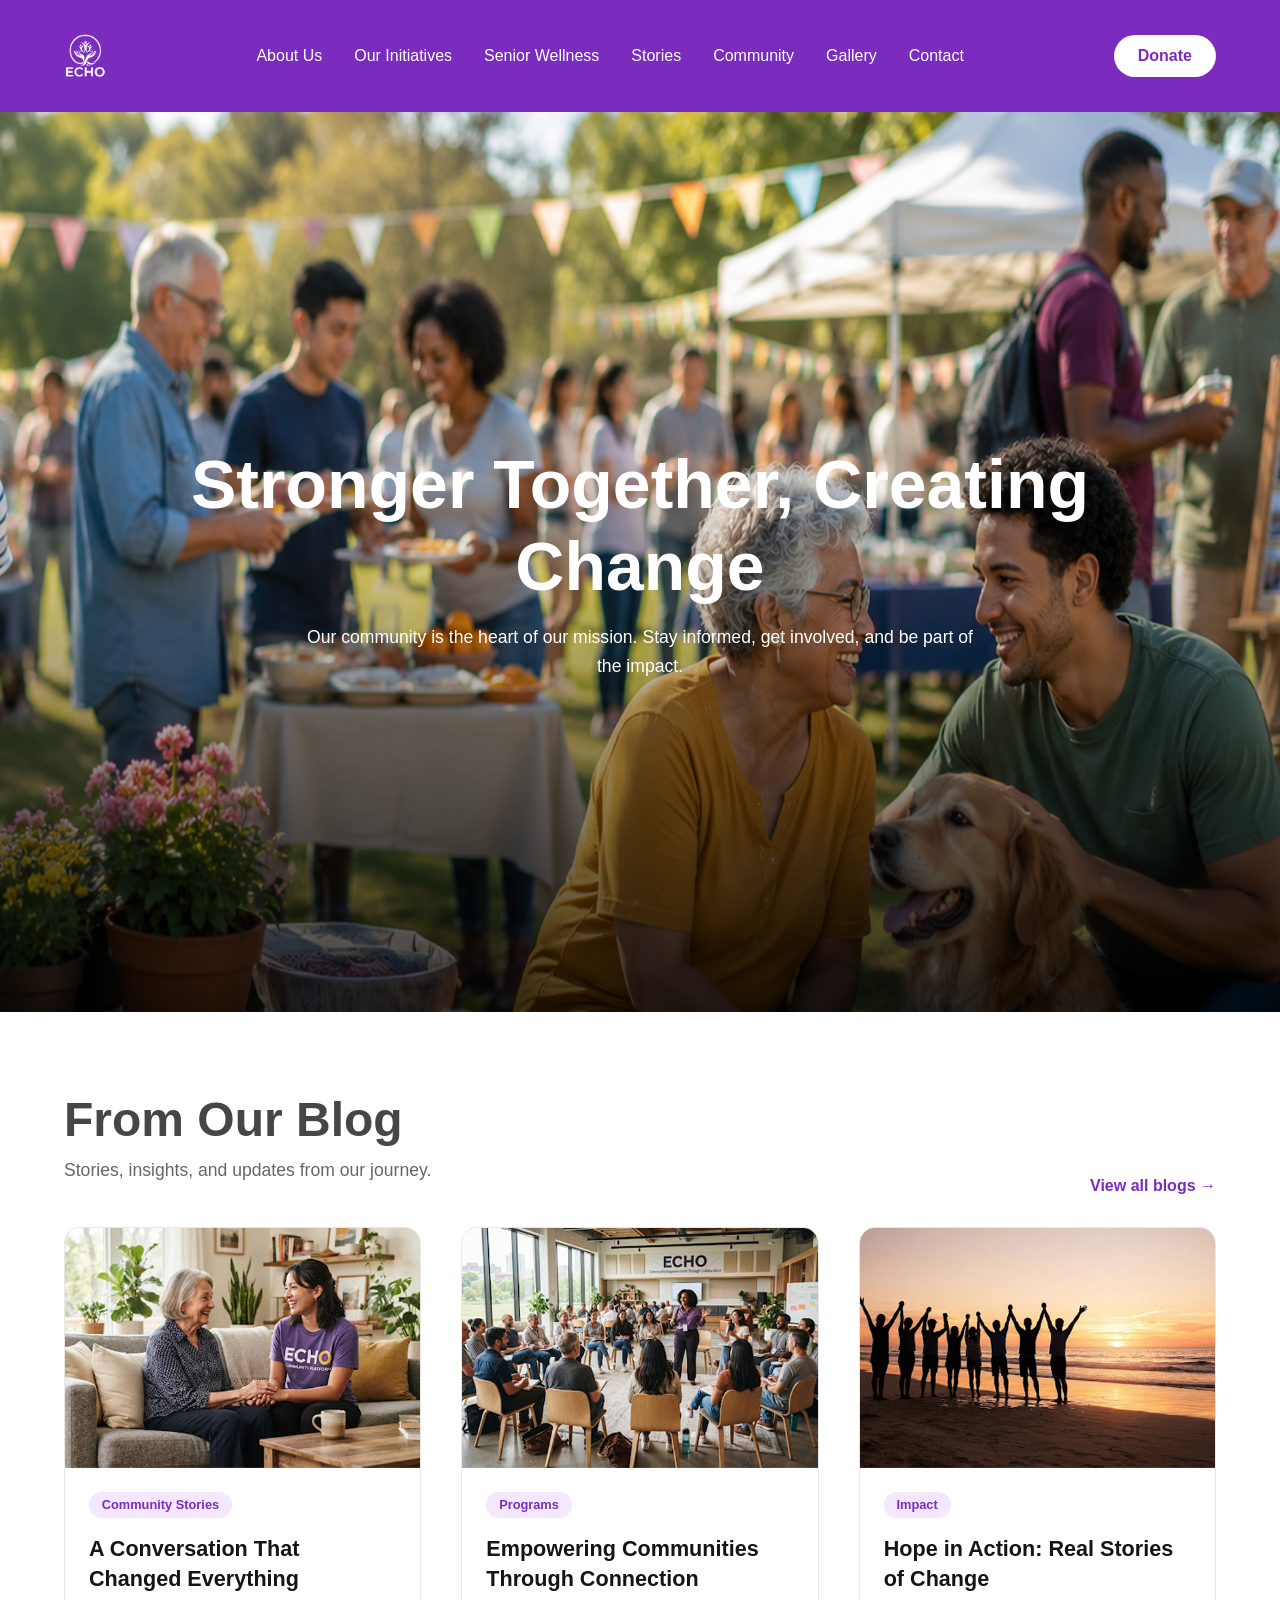
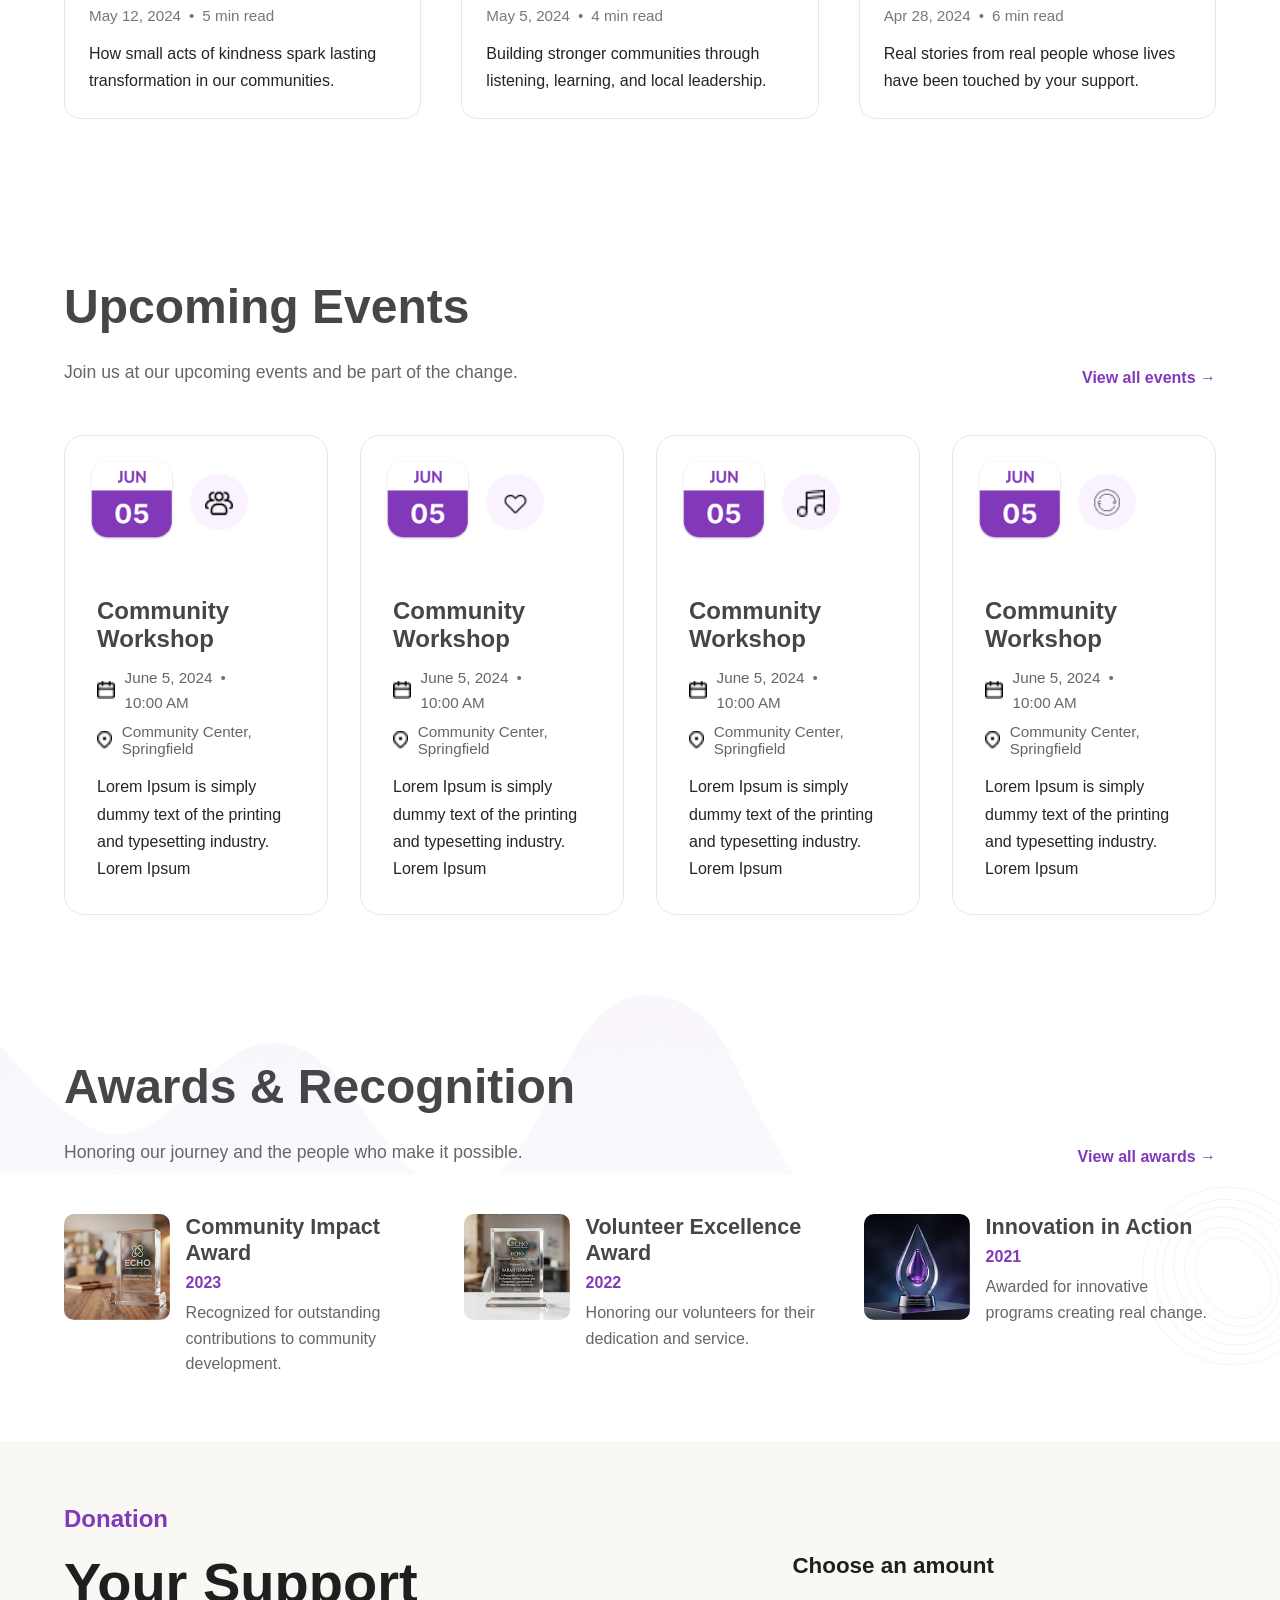
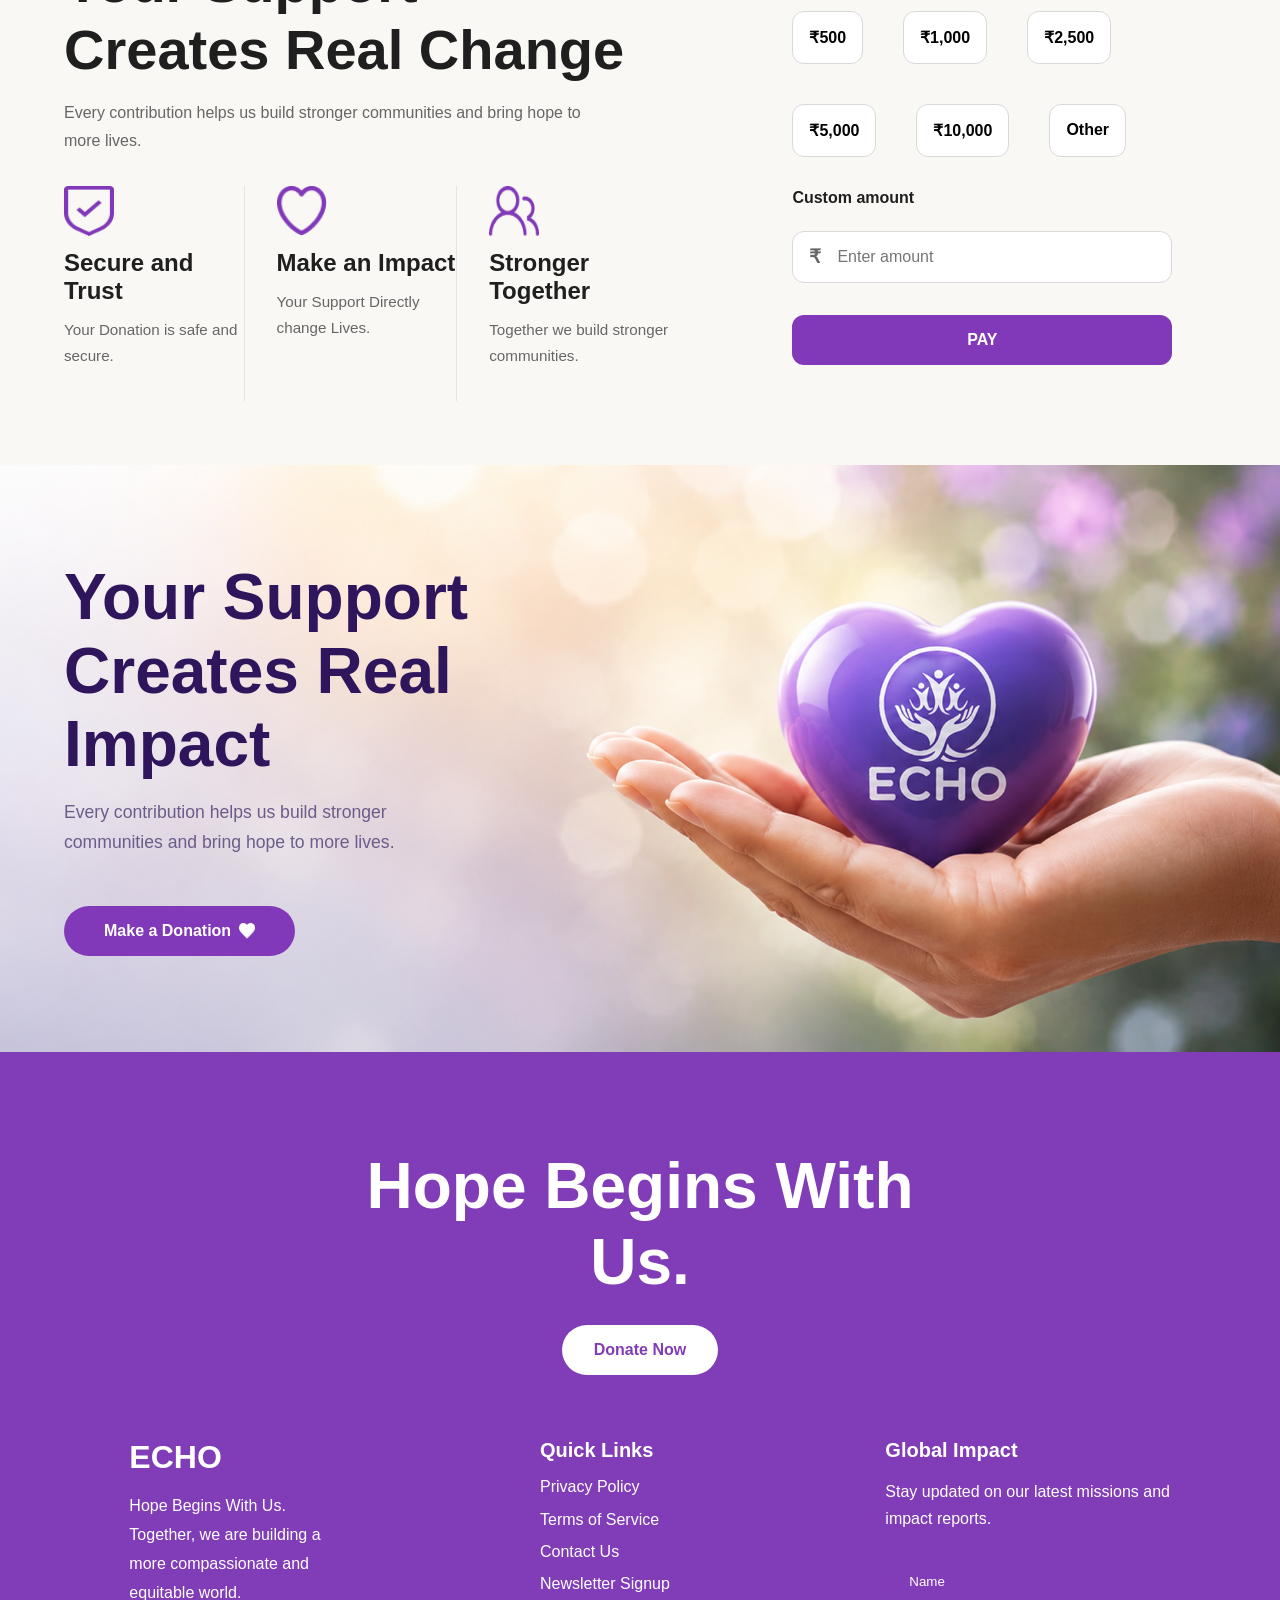
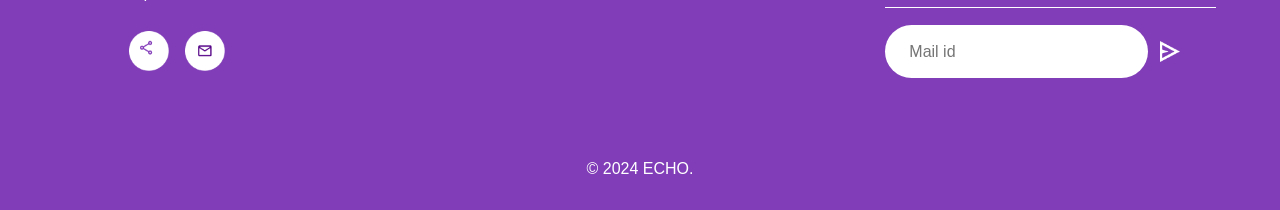
<file: community.html>
<!DOCTYPE html>
<html lang="en">

    <head>
        <meta charset="UTF-8">
        <meta name="viewport" content="width=device-width, initial-scale=1.0">
        <title>Community</title>

        <link rel="stylesheet" href="community.css">
    </head>

    <body>
        <!-- header -->
        <header class="header">
            <div class="container">
                <nav class="nav-bar">

                    <!-- Logo -->
                    <a href="index.html" class="logo">
                        <img src="images/logo img.png" alt="Echo Logo">
                    </a>

                    <!-- Navigation -->
                    <ul class="nav-menu" id="navMenu">
                        <li class="nav-item">
                            <a href="#">About Us</a>
                        </li>

                        <li class="nav-item">
                            <a href="#">Our Initiatives</a>
                        </li>

                        <li class="nav-item">
                            <a href="#">Senior Wellness</a>
                        </li>

                        <li class="nav-item">
                            <a href="#">Stories</a>
                        </li>

                        <li class="nav-item">
                            <a href="#">Community</a>
                        </li>

                        <li class="nav-item">
                            <a href="#">Gallery</a>
                        </li>

                        <li class="nav-item">
                            <a href="#">Contact</a>
                        </li>
                    </ul>
                    <div class="nav-actions">
                        <!-- Donate Button -->
                        <a href="#" class="btn btn-outline">Donate</a>
                        <!-- hamburger-->
                        <button class="hamburger" id="hamburger" aria-label="Open Menu">
                            ☰
                        </button>
                    </div>
                </nav>
            </div>
        </header>
        <main>

            <!-- hero Section -->

            <section class="hero">
                <div class="hero-overlay">
                    <div class="container">
                        <div class="hero-content">
                            <h1>Stronger Together, Creating Change</h1>

                            <p>
                                Our community is the heart of our mission. Stay informed,
                                get involved, and be part of the impact.
                            </p>
                        </div>
                    </div>
                </div>
            </section>

            <!-- Blog Section -->

            <section class="blog">
                <div class="container">

                    <div class="blog-header">

                        <h2>From Our Blog</h2>
                        <div class="blog-bottom">
                            <p>Stories, insights, and updates from our journey.</p>
                            <a href="#" class="blog-link">View all blogs →</a>
                        </div>
                    </div>

                    <div class="blog-grid">
                        <!-- Blog card 1-->
                        <article class="blog-card">

                            <img src="images/blog card img1.png" alt="Volunteer talking with an elderly woman"
                                class="blog-image">

                            <div class="blog-content">

                                <span class="blog-tag">Community Stories</span>

                                <h3 class="blog-title">
                                    A Conversation That Changed Everything
                                </h3>

                                <div class="blog-meta">
                                    <span>May 12, 2024</span>
                                    <span>&bull;</span>
                                    <span>5 min read</span>
                                </div>

                                <p class="blog-description">
                                    How small acts of kindness spark lasting transformation in our communities.
                                </p>

                            </div>
                        </article>
                        <!-- Blog card 2-->
                        <article class="blog-card">

                            <img src="images/blog card img2.png" alt="People attending a community program"
                                class="blog-image">

                            <div class="blog-content">

                                <span class="blog-tag">Programs</span>

                                <h3 class="blog-title">
                                    Empowering Communities Through Connection
                                </h3>

                                <div class="blog-meta">
                                    <span>May 5, 2024</span>
                                    <span>&bull;</span>
                                    <span>4 min read</span>
                                </div>

                                <p class="blog-description">
                                    Building stronger communities through listening, learning, and local leadership.
                                </p>

                            </div>
                        </article>
                        <!-- Blog card 3-->
                        <article class="blog-card">

                            <img src="images/blog card img3.png" alt="People celebrating together at sunset"
                                class="blog-image">

                            <div class="blog-content">

                                <span class="blog-tag">Impact</span>

                                <h3 class="blog-title">
                                    Hope in Action: Real Stories of Change
                                </h3>

                                <div class="blog-meta">
                                    <span>Apr 28, 2024</span>
                                    <span>&bull;</span>
                                    <span>6 min read</span>
                                </div>

                                <p class="blog-description">
                                    Real stories from real people whose lives have been touched by your support.
                                </p>

                            </div>

                        </article>
                    </div>

                </div>
            </section>

            <!-- Events section -->

            <section class="events">
                <div class="container">

                    <!-- Events Header -->
                    <div class="events-header">

                        <h2 class="events-title">Upcoming Events</h2>

                        <div class="events-bottom">

                            <p class="events-description">
                                Join us at our upcoming events and be part of the change.
                            </p>

                            <a href="#" class="events-link">
                                View all events →
                            </a>

                        </div>

                    </div>

                    <!-- Events Grid -->
                    <div class="events-grid">

                        <!-- Event Card 1 -->
                        <article class="event-card">


                            <div class="event-top">

                                <img src="images/upcoming event img.png" alt="Event Date" class="event-date-image">

                                <div class="event-category">

                                    <img src="images/upcoming event circle.png" alt="" class="category-bg">

                                    <img src="images/upcoming event icon img1.png" alt="Workshop" class="category-icon">

                                </div>

                            </div>

                            <!-- Content -->
                            <div class="event-content">

                                <h3 class="event-title">
                                    Community Workshop
                                </h3>

                                <!-- Date & Time -->
                                <div class="event-meta">

                                    <img src="images/event calender icon img.png" alt="Calendar" class="event-icon">

                                    <div class="event-datetime">

                                        <span class="event-date">
                                            June 5, 2024
                                        </span>

                                        <span class="separator">
                                            &bull;
                                        </span>

                                        <span class="event-time">
                                            10:00 AM
                                        </span>

                                    </div>

                                </div>

                                <!-- Location -->
                                <div class="event-location">

                                    <img src="images/event location icon img.png" alt="Location" class="event-icon">

                                    <span class="location-text">
                                        Community Center, Springfield
                                    </span>

                                </div>

                                <!-- Description -->
                                <p class="event-description">
                                    Lorem Ipsum is simply dummy text of the printing and
                                    typesetting industry. Lorem Ipsum
                                </p>

                            </div>

                        </article>

                        <!-- Event card 2 -->
                        <article class="event-card">
                            <div class="event-top">

                                <img src="images/upcoming event img.png" alt="Event Date" class="event-date-image">

                                <div class="event-category">

                                    <img src="images/upcoming event circle.png" alt="" class="category-bg">

                                    <img src="images/upcoming event icon img2.png" alt="Workshop" class="category-icon">

                                </div>

                            </div>

                            <!-- Content -->
                            <div class="event-content">

                                <h3 class="event-title">
                                    Community Workshop
                                </h3>

                                <!-- Date & Time -->
                                <div class="event-meta">

                                    <img src="images/event calender icon img.png" alt="Calendar" class="event-icon">

                                    <div class="event-datetime">

                                        <span class="event-date">
                                            June 5, 2024
                                        </span>

                                        <span class="separator">
                                            &bull;
                                        </span>

                                        <span class="event-time">
                                            10:00 AM
                                        </span>

                                    </div>

                                </div>

                                <!-- Location -->
                                <div class="event-location">

                                    <img src="images/event location icon img.png" alt="Location" class="event-icon">

                                    <span class="location-text">
                                        Community Center, Springfield
                                    </span>

                                </div>

                                <!-- Description -->
                                <p class="event-description">
                                    Lorem Ipsum is simply dummy text of the printing and
                                    typesetting industry. Lorem Ipsum
                                </p>

                            </div>
                        </article>

                        <!-- Event card 3 -->
                        <article class="event-card">
                            <div class="event-top">

                                <img src="images/upcoming event img.png" alt="Event Date" class="event-date-image">

                                <div class="event-category">

                                    <img src="images/upcoming event circle.png" alt="" class="category-bg">

                                    <img src="images/upcoming event icon img3.png" alt="Workshop" class="category-icon">

                                </div>

                            </div>

                            <!-- Content -->
                            <div class="event-content">

                                <h3 class="event-title">
                                    Community Workshop
                                </h3>

                                <!-- Date & Time -->
                                <div class="event-meta">

                                    <img src="images/event calender icon img.png" alt="Calendar" class="event-icon">

                                    <div class="event-datetime">

                                        <span class="event-date">
                                            June 5, 2024
                                        </span>

                                        <span class="separator">
                                            &bull;
                                        </span>

                                        <span class="event-time">
                                            10:00 AM
                                        </span>

                                    </div>

                                </div>

                                <!-- Location -->
                                <div class="event-location">

                                    <img src="images/event location icon img.png" alt="Location" class="event-icon">

                                    <span class="location-text">
                                        Community Center, Springfield
                                    </span>

                                </div>

                                <!-- Description -->
                                <p class="event-description">
                                    Lorem Ipsum is simply dummy text of the printing and
                                    typesetting industry. Lorem Ipsum
                                </p>

                            </div>

                        </article>


                        <!-- Event card 4 -->
                        <article class="event-card">

                            <!-- Top Images -->
                            <div class="event-top">

                                <img src="images/upcoming event img.png" alt="Event Date" class="event-date-image">

                                <div class="event-category">

                                    <img src="images/upcoming event circle.png" alt="" class="category-bg">

                                    <img src="images/upcoming event icon img4.png" alt="Workshop" class="category-icon">

                                </div>

                            </div>

                            <!-- Content -->
                            <div class="event-content">

                                <h3 class="event-title">
                                    Community Workshop
                                </h3>

                                <!-- Date & Time -->
                                <div class="event-meta">

                                    <img src="images/event calender icon img.png" alt="Calendar" class="event-icon">

                                    <div class="event-datetime">

                                        <span class="event-date">
                                            June 5, 2024
                                        </span>

                                        <span class="separator">
                                            &bull;
                                        </span>

                                        <span class="event-time">
                                            10:00 AM
                                        </span>

                                    </div>

                                </div>

                                <!-- Location -->
                                <div class="event-location">

                                    <img src="images/event location icon img.png" alt="Location" class="event-icon">

                                    <span class="location-text">
                                        Community Center, Springfield
                                    </span>

                                </div>

                                <!-- Description -->
                                <p class="event-description">
                                    Lorem Ipsum is simply dummy text of the printing and
                                    typesetting industry. Lorem Ipsum
                                </p>

                            </div>

                        </article>


                    </div>

                </div>
            </section>
            <!-- Awards Section -->

            <section class="awards">

                <div class="container">

                    <!-- Awards Header -->

                    <div class="awards-header">

                        <h2 class="awards-title">
                            Awards &amp; Recognition
                        </h2>

                        <div class="awards-bottom">

                            <p class="awards-description">
                                Honoring our journey and the people who make it possible.
                            </p>

                            <a href="#" class="awards-link">
                                View all awards →
                            </a>

                        </div>

                    </div>

                    <!-- Awards Grid -->

                    <div class="awards-grid">

                        <!-- Award Card 1 -->

                        <article class="award-card">

                            <img src="images/award img1.png" alt="Community Impact Award" class="award-image">

                            <div class="award-content">

                                <h3 class="award-title">
                                    Community Impact Award
                                </h3>

                                <span class="award-year">
                                    2023
                                </span>

                                <p class="award-text">
                                    Recognized for outstanding contributions to community development.
                                </p>

                            </div>

                        </article>

                        <!-- Award Card 2 -->

                        <article class="award-card">

                            <img src="images/award img2.png" alt="Volunteer Excellence Award" class="award-image">

                            <div class="award-content">

                                <h3 class="award-title">
                                    Volunteer Excellence Award
                                </h3>

                                <span class="award-year">
                                    2022
                                </span>

                                <p class="award-text">
                                    Honoring our volunteers for their dedication and service.
                                </p>

                            </div>

                        </article>

                        <!-- Award Card 3 -->

                        <article class="award-card">

                            <img src="images/award img3.png" alt="Innovation in Action" class="award-image">

                            <div class="award-content">

                                <h3 class="award-title">
                                    Innovation in Action
                                </h3>

                                <span class="award-year">
                                    2021
                                </span>

                                <p class="award-text">
                                    Awarded for innovative programs creating real change.
                                </p>

                            </div>

                        </article>

                    </div>

                </div>

            </section>
            <!-- Donation Section -->

            <section class="donation">

                <div class="container">
                    <div class="donation-wrapper">

                        <!-- Left Side -->

                        <div class="donation-left">
                            <div class="donation-header">
                                <span class="donation-tag">
                                    Donation
                                </span>

                                <h2 class="donation-title">
                                    Your Support <br>
                                    Creates Real Change
                                </h2>

                                <p class="donation-description">
                                    Every contribution helps us build stronger
                                    communities and bring hope to more lives.
                                </p>
                            </div>
                            <div class="donation-features">

                                <div class="feature-card">

                                    <img src="images/donation feature img1.png" alt="Secure Donation"
                                        class="feature-icon">

                                    <h3 class="feature-title">
                                        Secure and Trust
                                    </h3>

                                    <p class="feature-text">
                                        Your Donation is safe and secure.
                                    </p>

                                </div>

                                <div class="feature-card">

                                    <img src="images/donation feature img2.png" alt="Impact" class="feature-icon">

                                    <h3 class="feature-title">
                                        Make an Impact
                                    </h3>

                                    <p class="feature-text">
                                        Your Support Directly change Lives.
                                    </p>

                                </div>

                                <div class="feature-card">

                                    <img src="images/donation feature img3.png" alt="Community" class="feature-icon">

                                    <h3 class="feature-title">
                                        Stronger Together
                                    </h3>

                                    <p class="feature-text">
                                        Together we build stronger communities.
                                    </p>

                                </div>

                            </div>

                        </div>

                        <!-- Right Side -->

                        <div class="donation-right">

                            <h3 class="amount-title">
                                Choose an amount
                            </h3>

                            <div class="amount-grid">

                                <button class="amount-btn">₹500</button>
                                <button class="amount-btn">₹1,000</button>
                                <button class="amount-btn">₹2,500</button>

                                <button class="amount-btn">₹5,000</button>
                                <button class="amount-btn">₹10,000</button>
                                <button class="amount-btn">Other</button>

                            </div>

                            <label class="custom-label">
                                Custom amount
                            </label>

                            <div class="amount-input">

                                <span class="currency">₹</span>

                                <input type="text" inputmode="numeric" placeholder="Enter amount">

                            </div>

                            <button class="pay-btn">
                                PAY
                            </button>

                        </div>
                    </div>
                </div>

            </section>
            <!-- cta Section -->
            <section class="cta">
                <div class="container">

                    <div class="cta-content">

                        <h2 class="cta-title">
                            Your Support <br>
                            Creates Real Impact
                        </h2>

                        <p class="cta-description">
                            Every contribution helps us build stronger communities and bring hope to more lives.
                        </p>

                        <button class="cta-btn">
                            <span>Make a Donation</span>
                            <img src="images/cta heart icon.png" alt="">
                        </button>

                    </div>

                </div>
            </section>
        </main>
        <footer class="footer">

            <div class="container">

                <div class="footer-top">

                    <h2 class="footer-title">
                        Hope Begins With Us.
                    </h2>

                    <button class="footer-btn">
                        Donate Now
                    </button>

                </div>

                <div class="footer-content">

                    <div class="footer-about">

                        <h3 class="footer-logo">
                            ECHO
                        </h3>

                        <p class="footer-description">
                            Hope Begins With Us. Together, we are building a more compassionate and equitable world.
                        </p>

                        <div class="footer-social">

                            <a href="#">
                                <img src="images/footer social icon 1.png" alt="Share">
                            </a>

                            <a href="#">
                                <img src="images/footer social icon 2.png" alt="Email">
                            </a>

                        </div>

                    </div>

                    <div class="footer-links">

                        <h4>
                            Quick Links
                        </h4>

                        <ul>

                            <li><a href="#">Privacy Policy</a></li>

                            <li><a href="#">Terms of Service</a></li>

                            <li><a href="#">Contact Us</a></li>

                            <li><a href="#">Newsletter Signup</a></li>

                        </ul>

                    </div>

                    <div class="footer-newsletter">

                        <h4>
                            Global Impact
                        </h4>

                        <p>
                            Stay updated on our latest missions and impact reports.
                        </p>

                        <form class="newsletter-form">
                            <input type="text" class="footer-name" placeholder="Name">
                            <div class="newsletter-row">
                                <div class="newsletter-email">

                                    <input type="email" placeholder="Mail id">
                                </div>
                                <button type="submit">

                                    <img src="images/submit icon.png" alt="Send">

                                </button>
                            </div>

                        </form>

                    </div>

                </div>

                <div class="footer-bottom">

                    <p>
                        © 2024 ECHO.
                    </p>

                </div>

            </div>

        </footer>
        <script>
            const hamburger = document.getElementById("hamburger");
            const navMenu = document.getElementById("navMenu");

            hamburger.addEventListener("click", function () {
                navMenu.classList.toggle("active");
            });
        </script>
    </body>

</html>
</file>
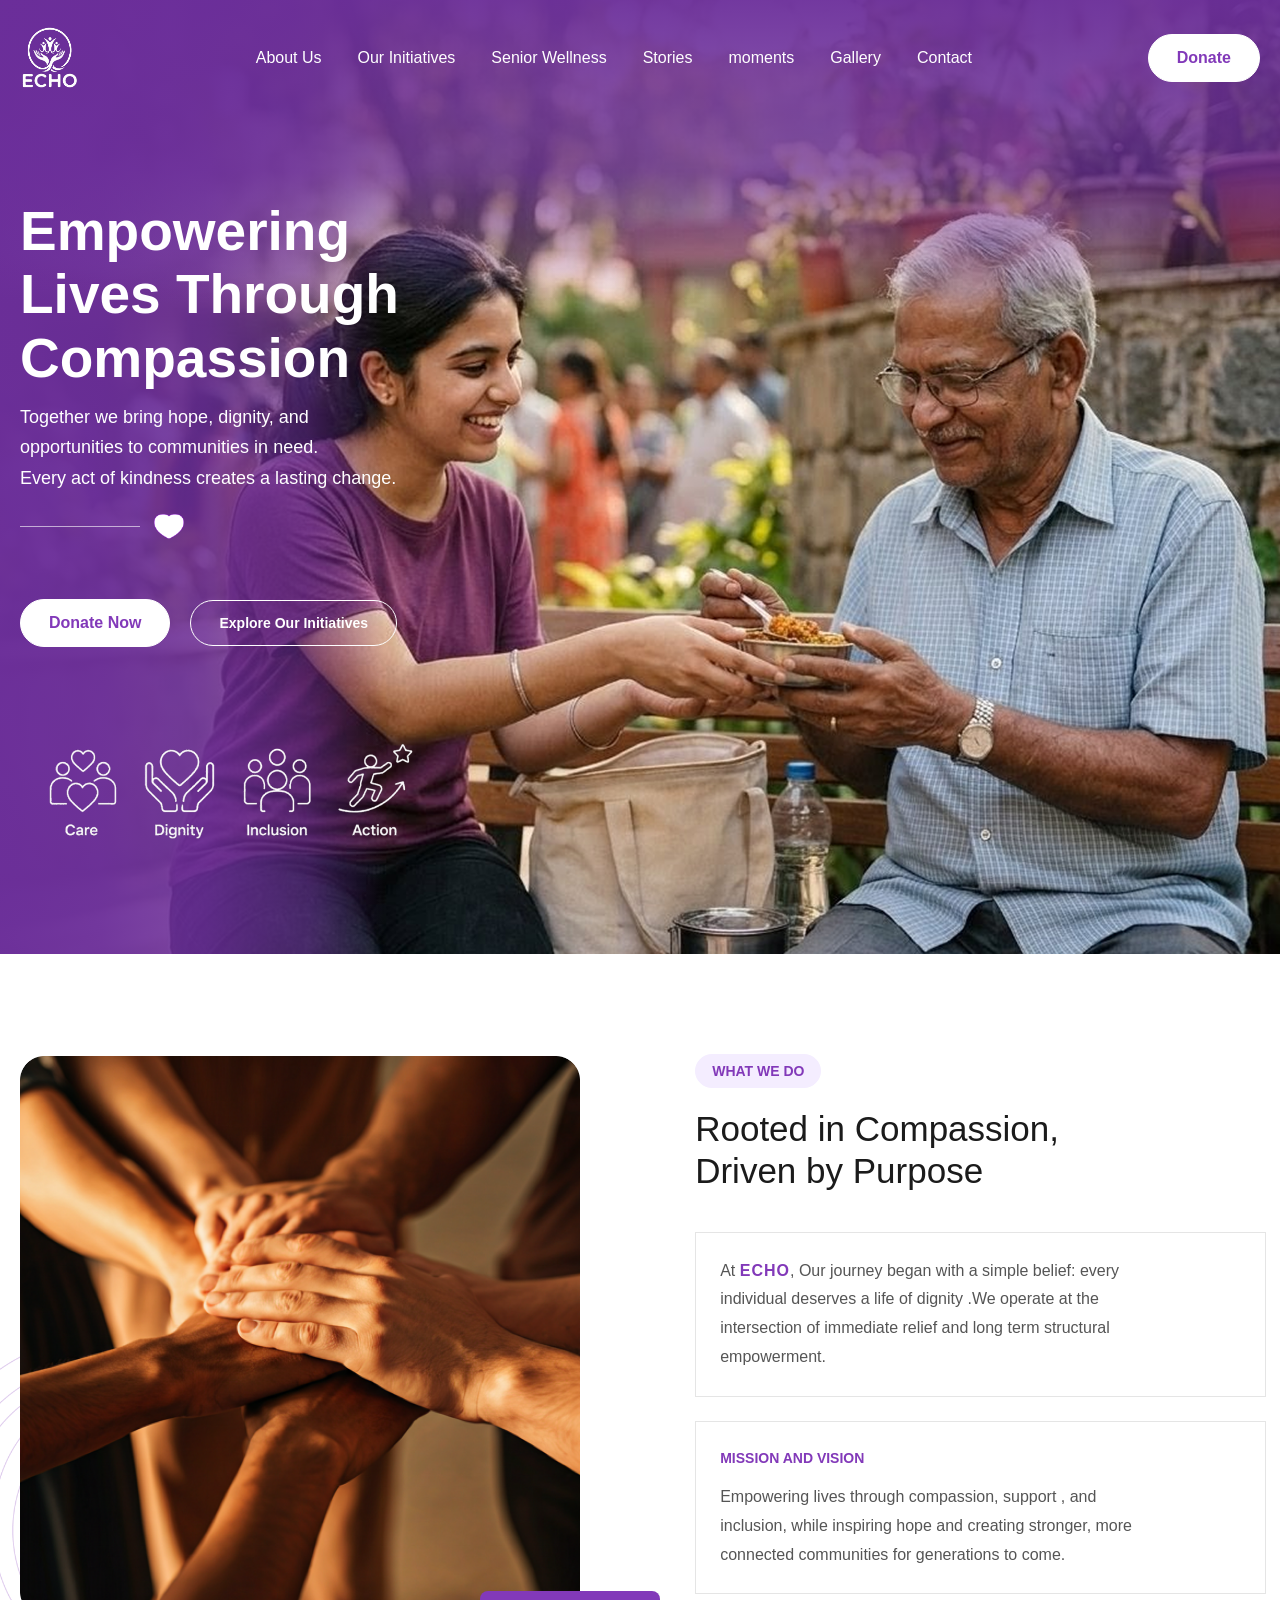
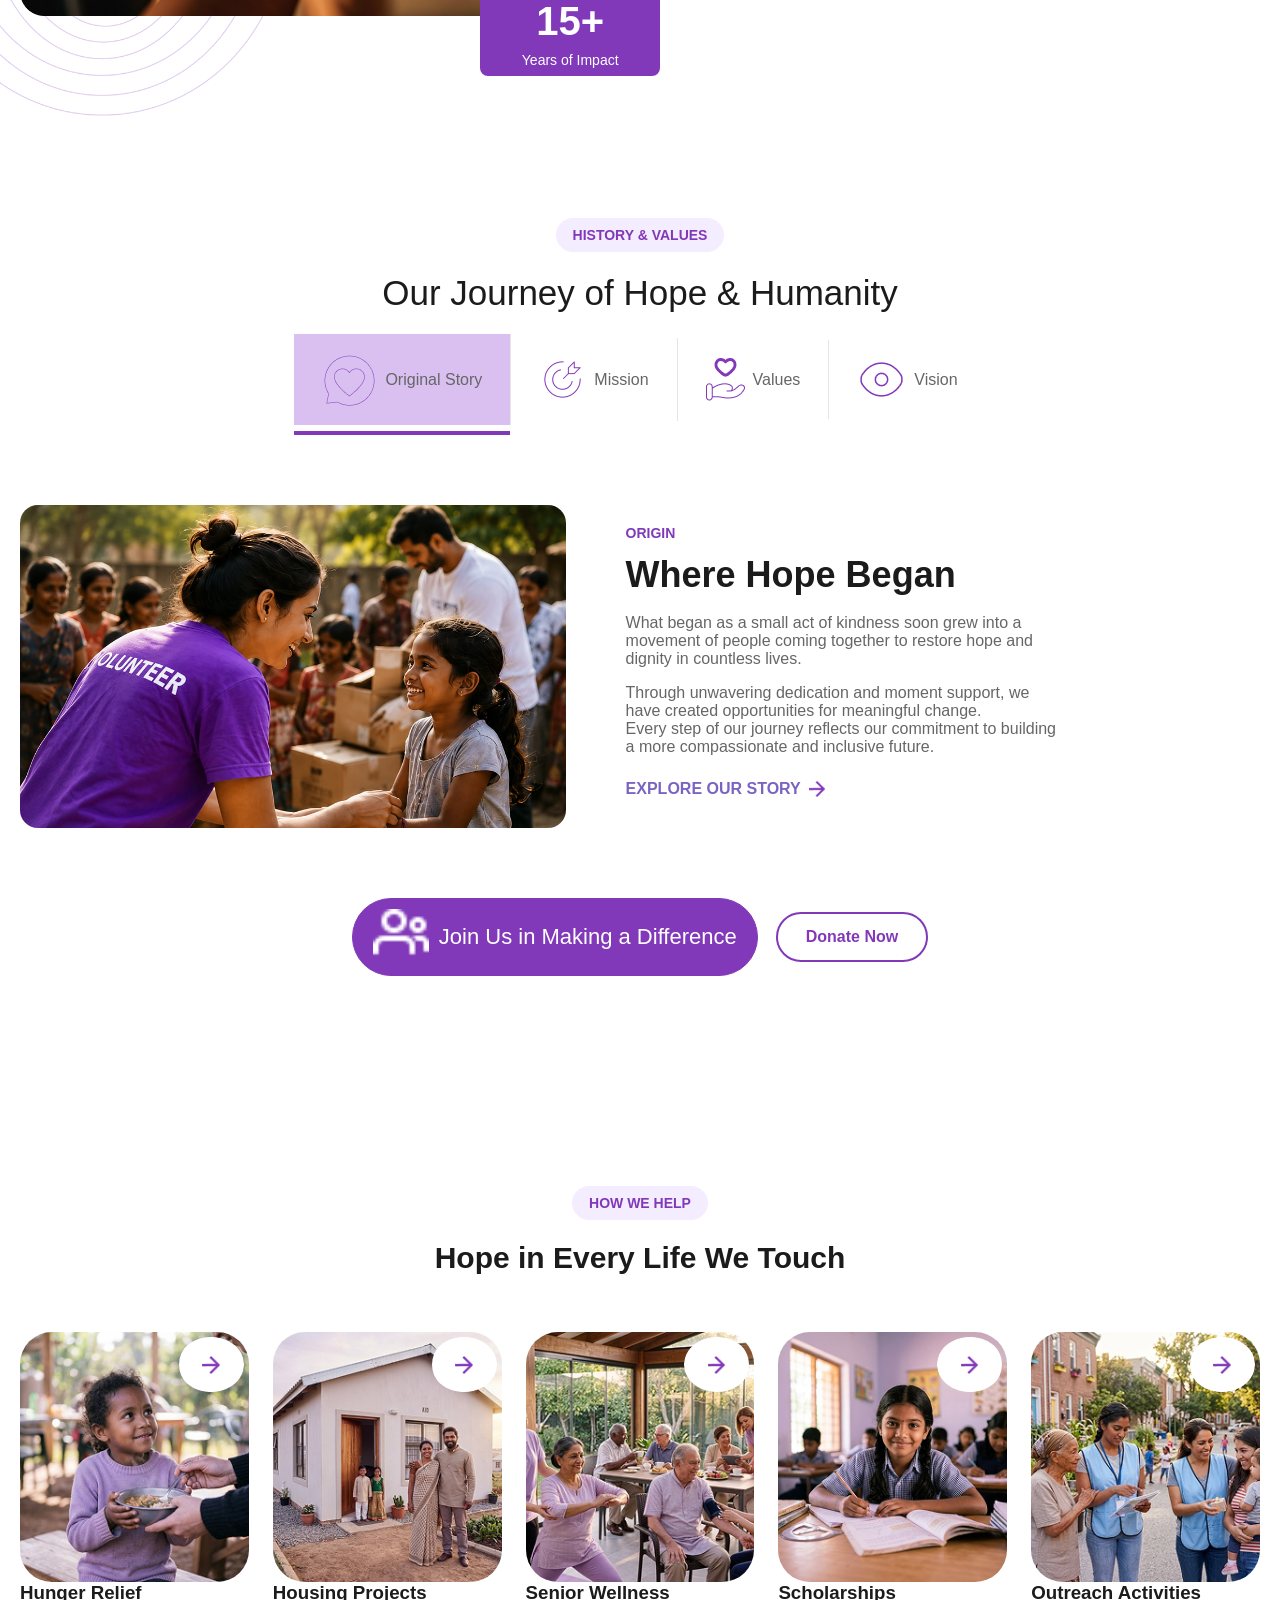
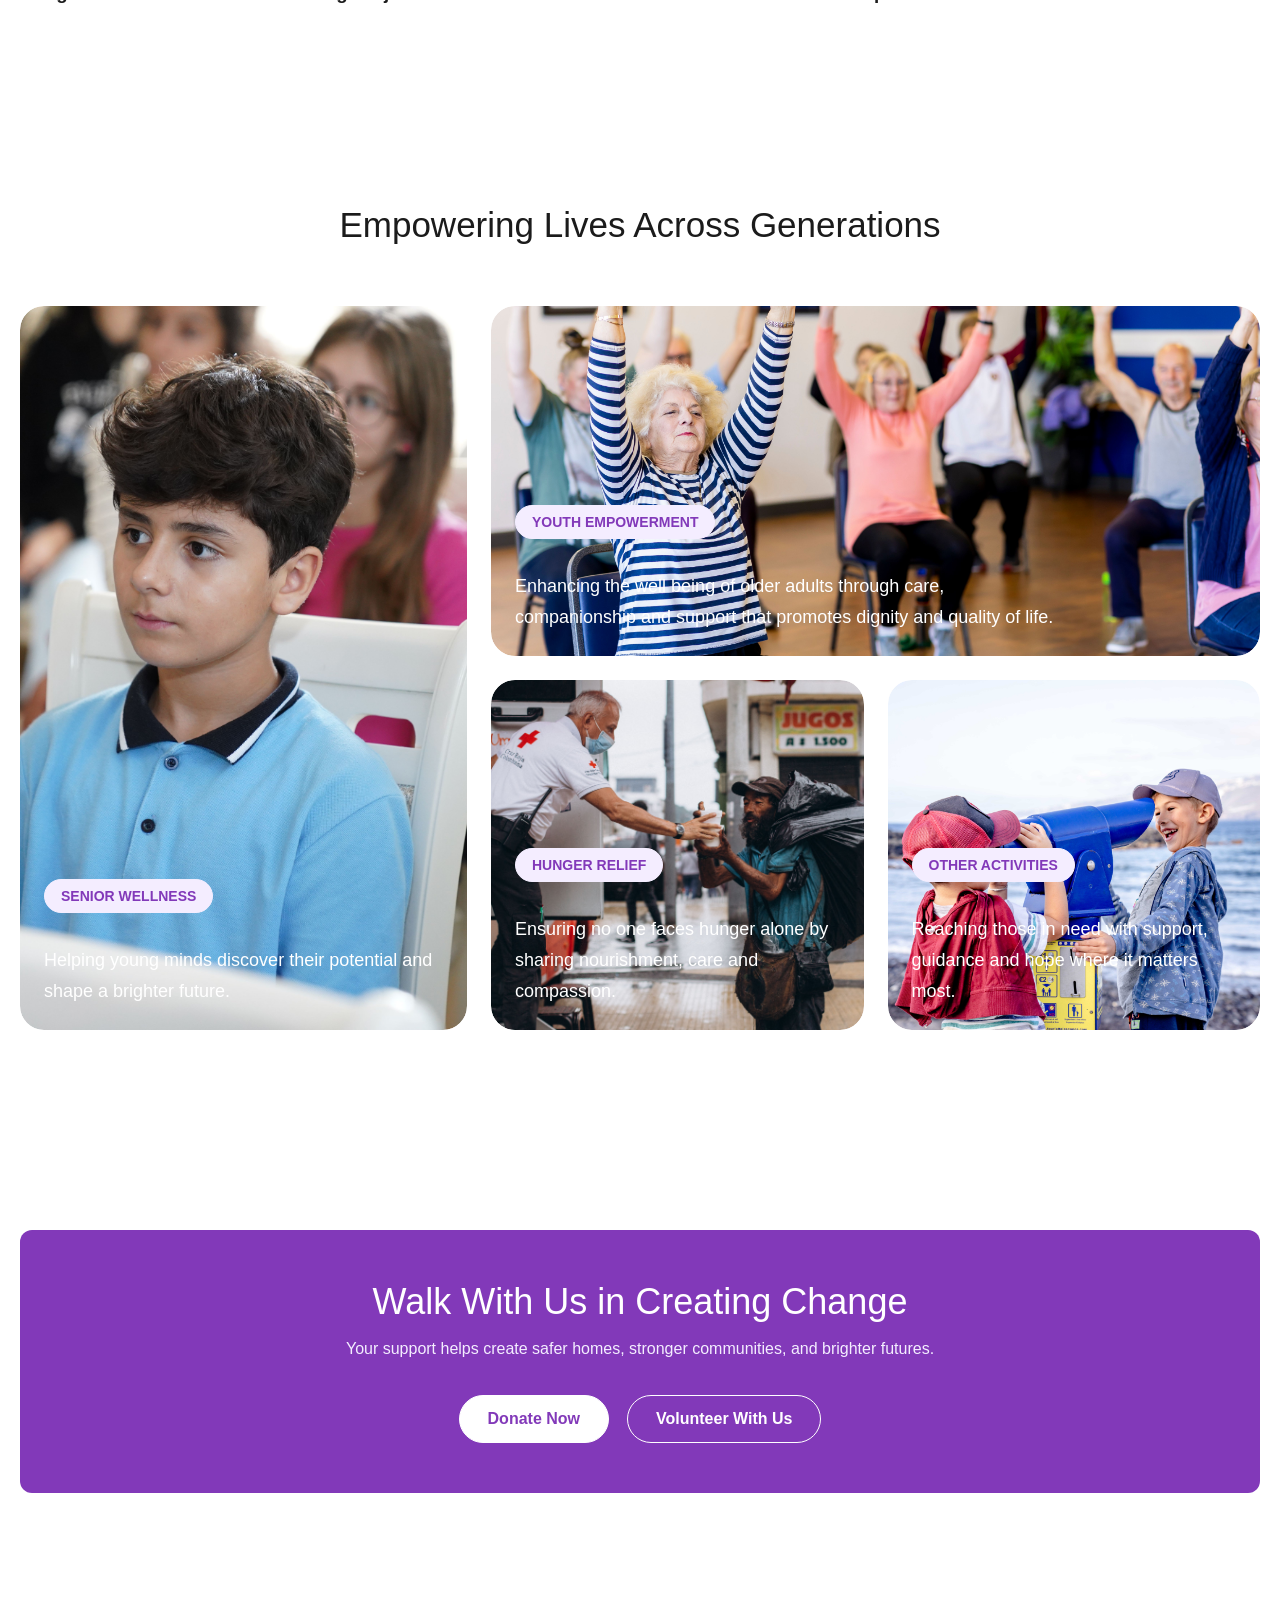
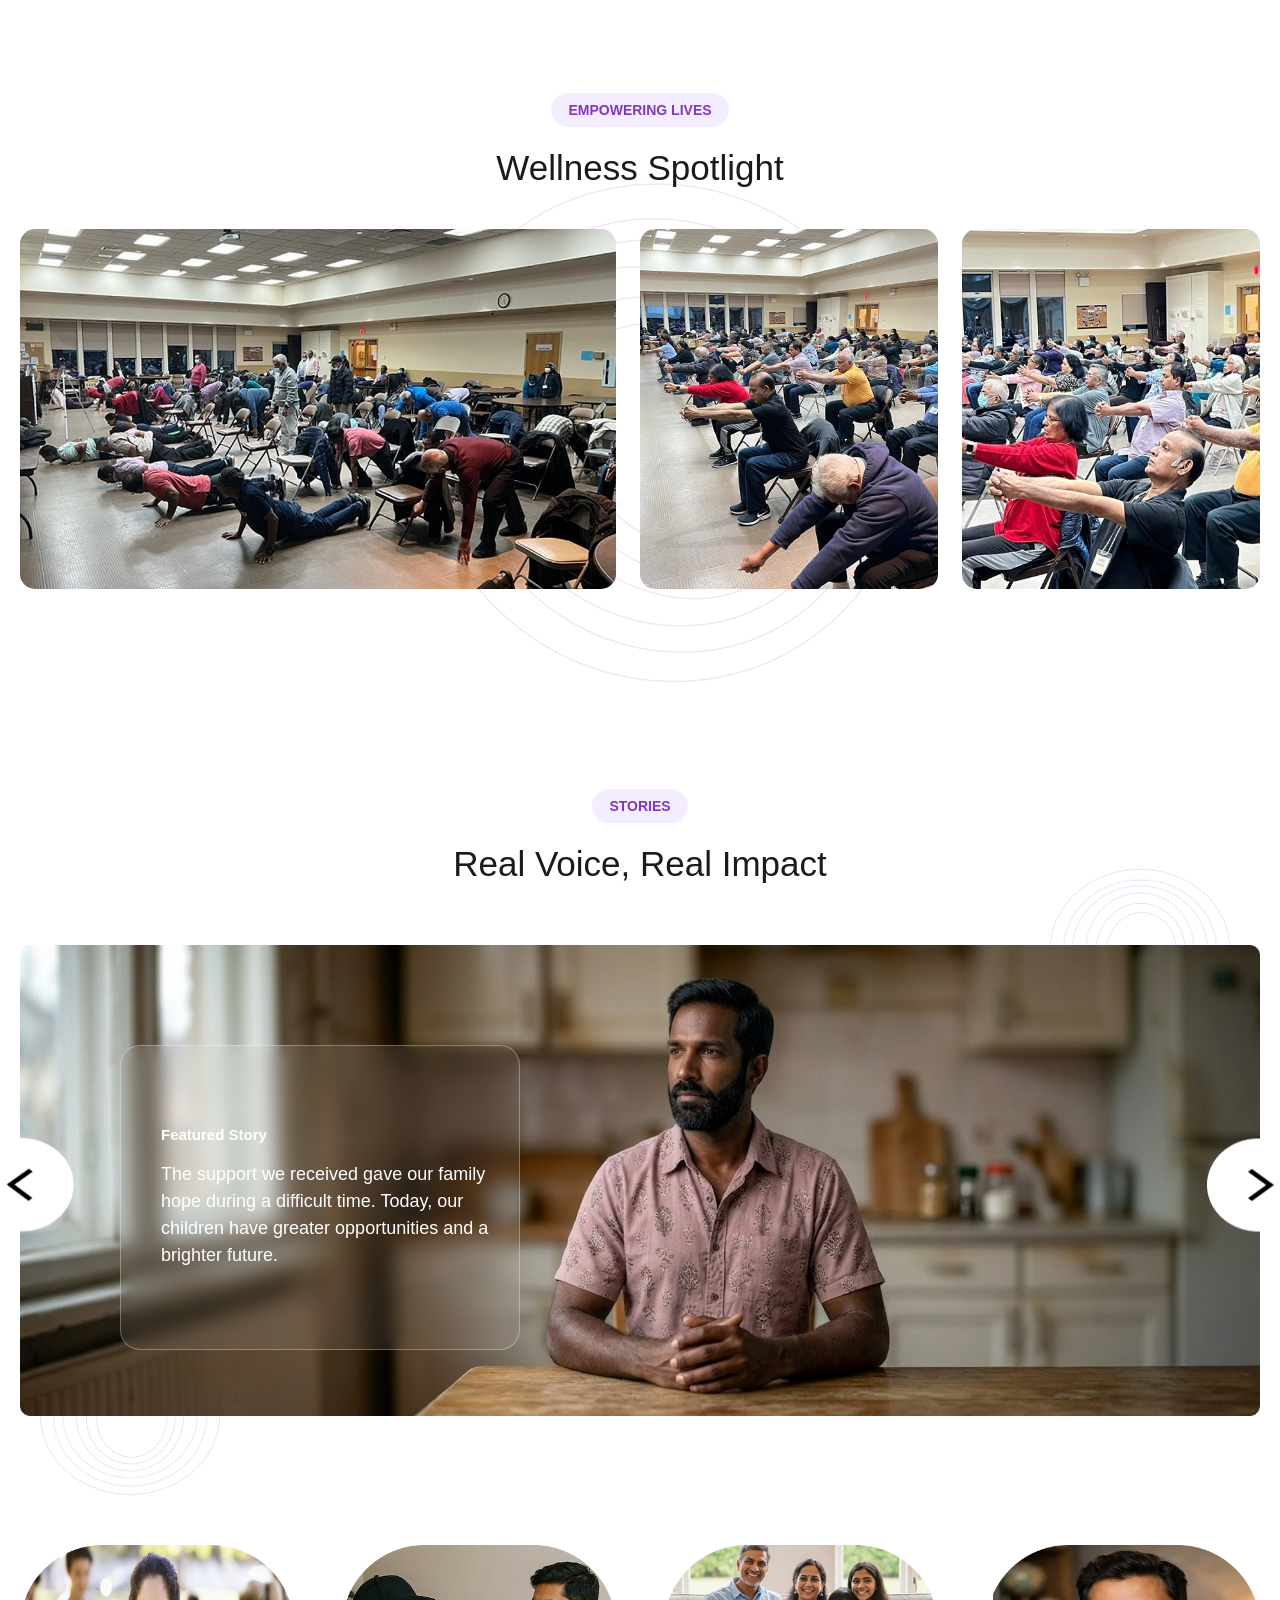
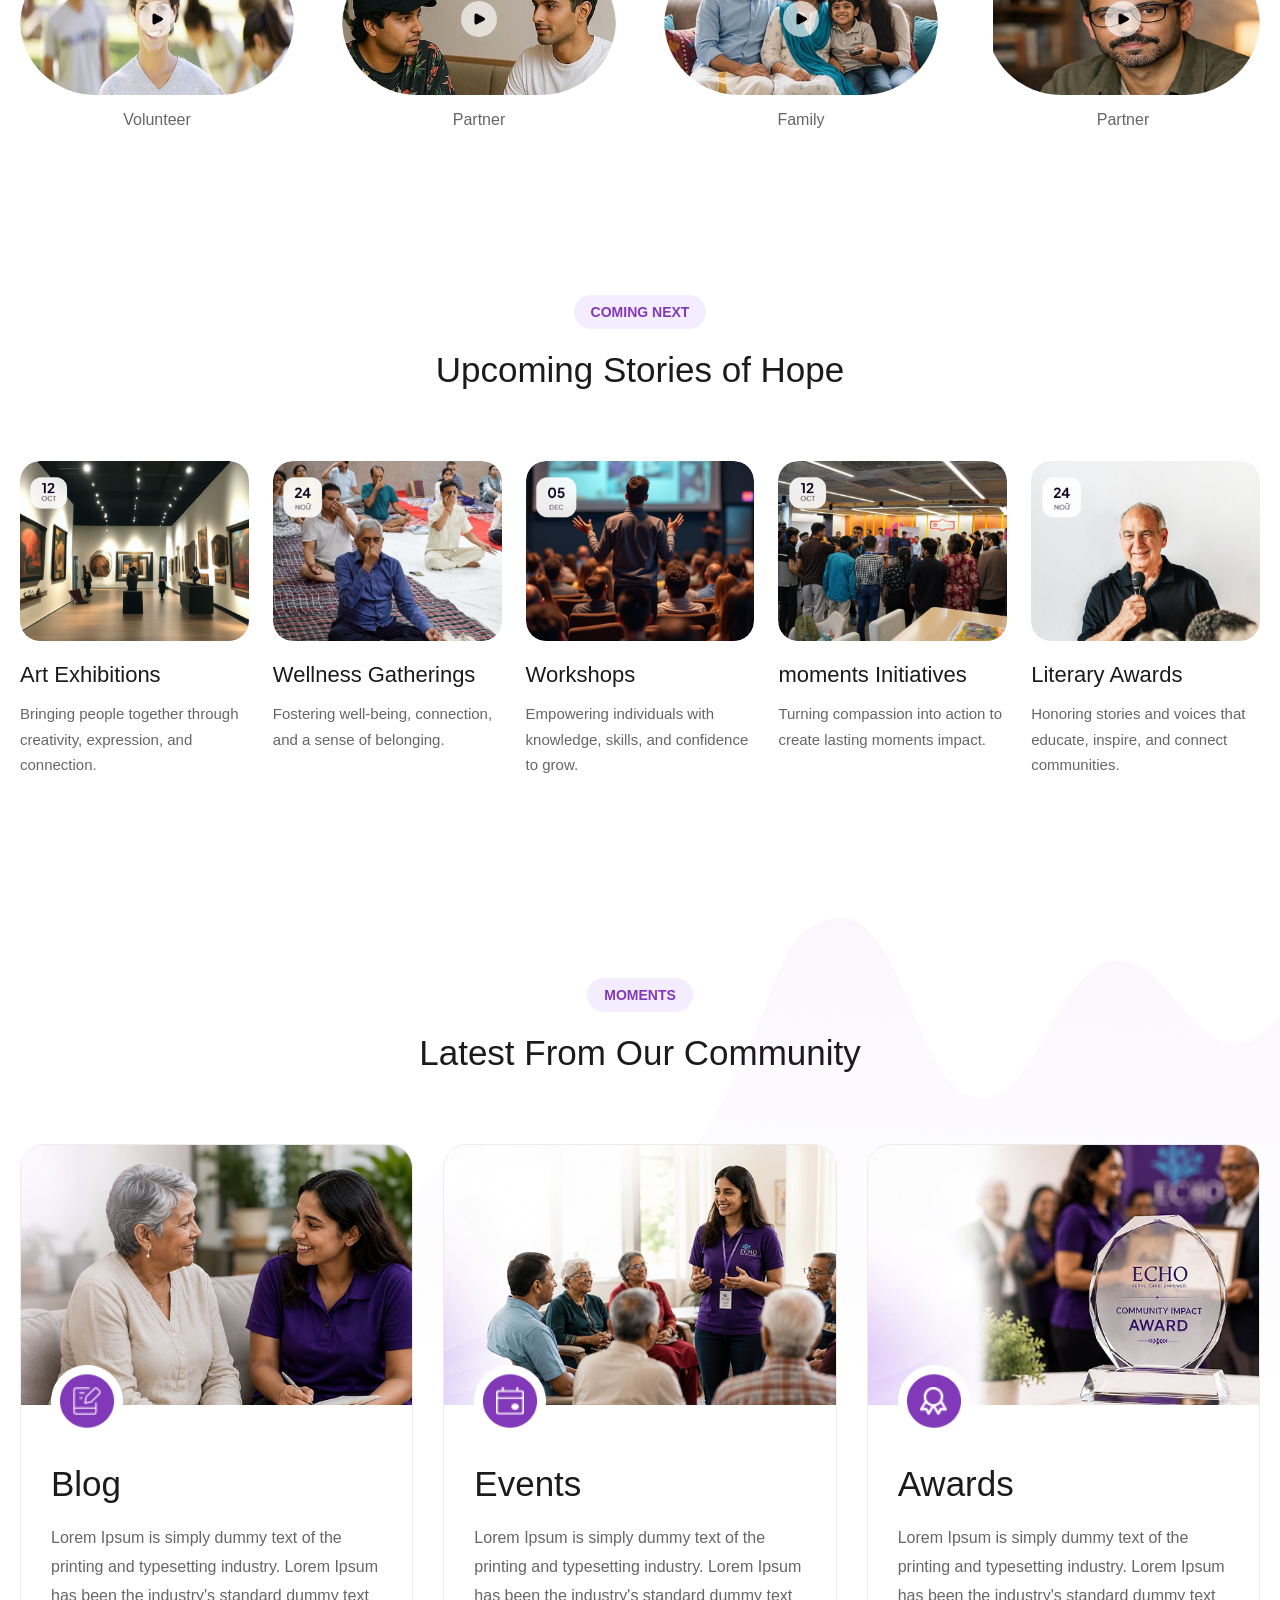
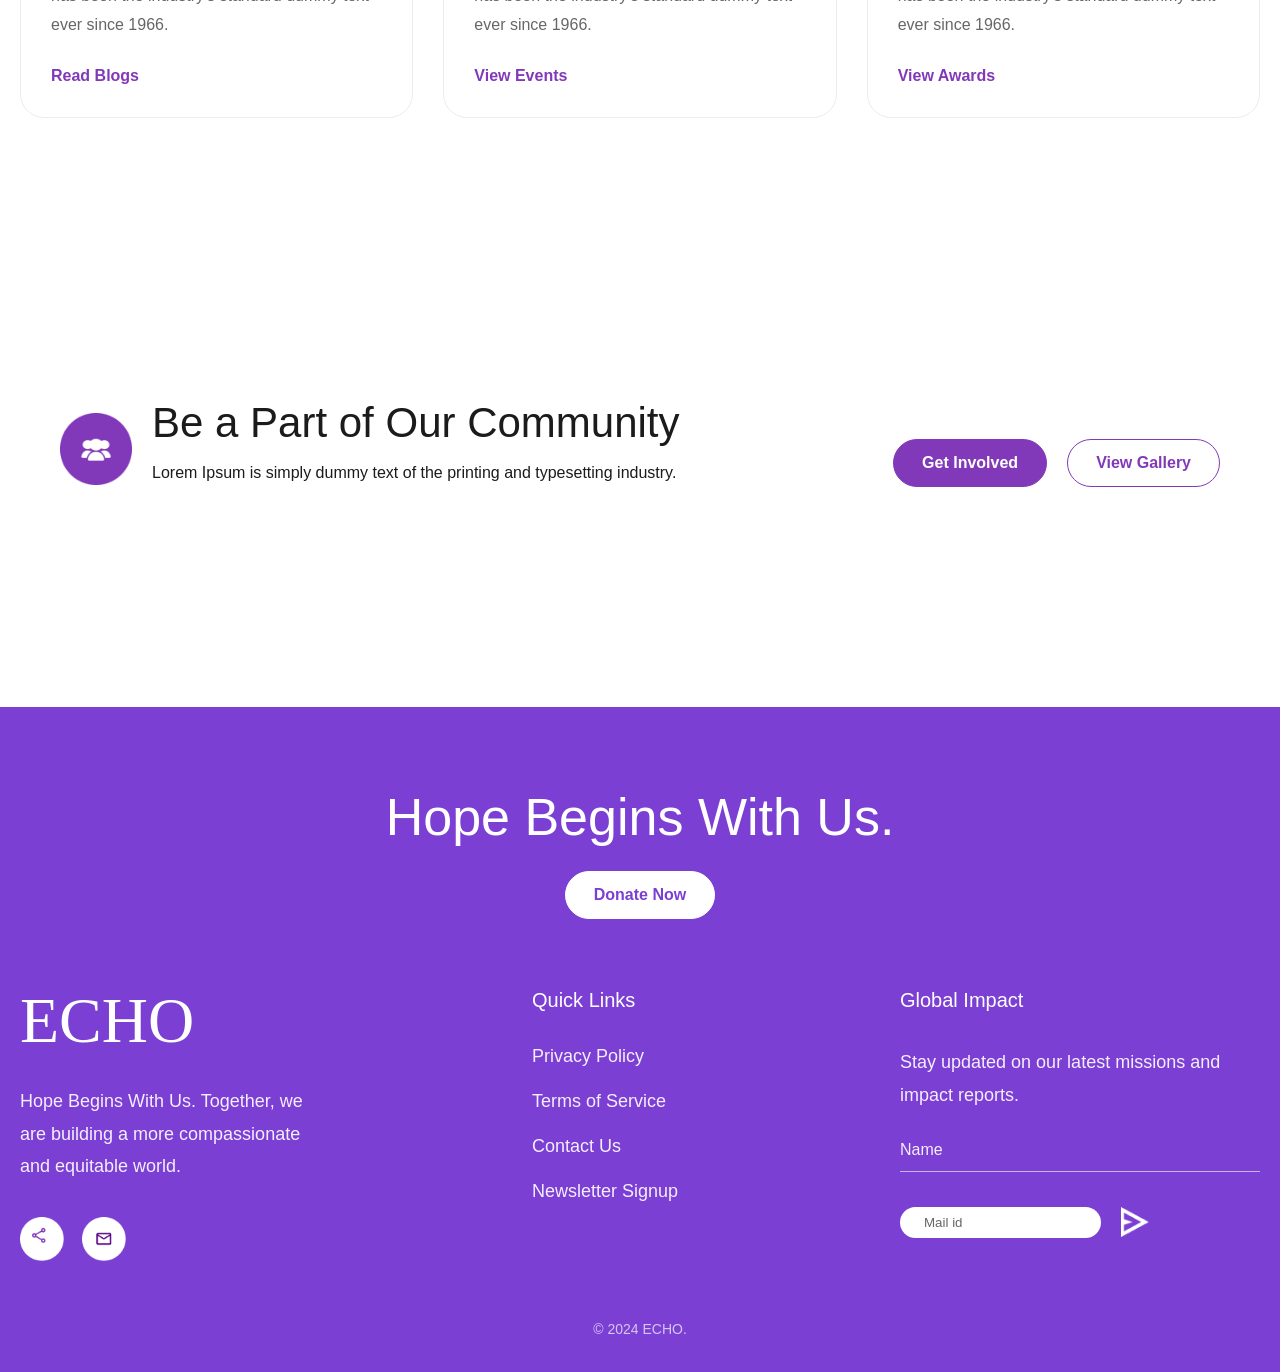
<file: Echo.html>
<html lang="en">

    <head>
        <meta charset="UTF-8" />
        <meta name="viewport" content="width=device-width, initial-scale=1.0" />
        <title>Echo.html</title>
        <style>
            /* Common CSS */

            * {
                margin: 0;
                padding: 0;
                box-sizing: border-box;
            }

            body {
                font-family: 'Poppins', sans-serif;
                color: #1B1B1B;
                background: #fff;
            }

            img {
                display: block;
                max-width: 100%;
            }



            a {
                text-decoration: none;
            }

            p {
                margin: 0;
            }

            ul {
                list-style: none;
            }

            section {

                padding: 100px 0;
            }

            .container {
                width: 100%;
                max-width: 1320px;
                margin: 0 auto;
                padding: 0 20px;
            }


            .header {
                position: absolute;
                top: 0;
                left: 0;
                width: 100%;
                z-index: 100;
            }

            .header-inner {
                display: flex;
                justify-content: space-between;
                align-items: center;
                padding: 24px 0;
            }

            .logo img {
                width: 60px;
            }

            .nav-list {
                display: flex;
                align-items: center;
                gap: 36px;
            }

            .nav-list a {
                font-size: 16px;
                font-weight: 500;
                color: #fff;
            }

            .header-action {
                display: flex;
                align-items: center;
                gap: 16px;
            }

            .btn-primary {

                display: inline-flex;

                justify-content: center;

                align-items: center;

                padding: 14px 28px;


                border-radius: 50px;

                background: #fff;
                border: 1px solid #fff;
                color: #8239B9;
                font-size: 16px;
                font-weight: 600;
            }

            .section-tag {
                display: inline-block;
                border: 1px solid #F4EDFF;
                border-radius: 30px;
                font-size: 14px;
                font-weight: 600;
                color: #8239B9;
                background-color: #F4EDFF;
                width: fit-content;
                text-transform: uppercase;
                padding: 8px 16px;
                margin-bottom: 20px;
            }

            .section-title {
                font-size: 35px;
                font-weight: 400;
                line-height: 1.2;
                color: #1B1B1B;
                margin-bottom: 40px;

            }

            .hamburger {

                display: none;

                border: none;

                background: none;

                font-size: 28px;

                color: #fff;

                cursor: pointer;
            }

            .hero {
                position: relative;
                min-height: 100vh;

                background: url("../images/hero bg img.png");
                background-repeat: no-repeat;
                background-size: cover;
                background-position: 92% center;
                display: flex;
                align-items: center;
            }

            .hero-overlay {
                position: absolute;
                inset: 0;
                z-index: 1;
                pointer-events: none;

                background:
                    linear-gradient(180deg,
                        rgba(107, 46, 154, .95) 0%,
                        rgba(107, 46, 154, .75) 18%,
                        transparent 32%),

                    /* Left */
                    linear-gradient(90deg,
                        rgba(107, 46, 154, .98) 0%,
                        rgba(107, 46, 154, .95) 8%,
                        rgba(107, 46, 154, .85) 16%,
                        rgba(107, 46, 154, .55) 24%,
                        rgba(107, 46, 154, .18) 28%,
                        transparent 30%);

            }

            .hero-content {
                position: relative;
                z-index: 2;

                max-width: 620px;
            }

            .hero-left {
                display: flex;
                flex-direction: column;
            }

            .hero-text h1 {

                font-size: 55px;

                line-height: 1.15;

                font-weight: 700;

                color: #fff;

                margin-bottom: 12px;
                margin-top: 100px;
            }

            /* Paragraph */

            .hero-text {
                max-width: 560px;
            }

            .hero-text p {
                font-size: 18px;
                line-height: 1.7;
                color: #fff;
                padding-right: 180px;
            }


            .hero-divider {

                display: flex;

                align-items: center;

                gap: 14px;

                margin-top: 20px;

                margin-bottom: 60px;
            }

            .divider-line {

                width: 120px;

                height: 1px;

                background: rgba(255, 255, 255, .6);
            }

            .hero-divider img {

                width: 30px;
            }

            /* Buttons */

            .hero-actions {

                display: flex;

                align-items: center;

                gap: 20px;

                margin-bottom: 80px;
            }

            /* Outline Button */

            .btn-outline {

                display: inline-flex;

                justify-content: center;

                align-items: center;

                padding: 14px 28px;

                border: 1px solid #fff;

                border-radius: 50px;

                color: #fff;

                font-size: 14px;

                font-weight: 600;

                transition: .3s;
            }

            .btn-outline:hover {

                background: #fff;

                color: #5E2DBF;
            }

            /* Features */

            .hero-features img {

                width: 420px;
            }

            .what-we-do {
                position: relative;
                overflow: hidden;
                background-color: #fff;
                z-index: 1;
            }

            .what-image {
                position: relative;
                flex: 0 0 48%;
                z-index: 2;
            }

            .what-we-do::before {
                content: "";
                position: absolute;

                width: 420px;
                height: 380px;

                left: 0px;
                bottom: 2px;

                background: url("../images/what we do bg img1.png") no-repeat;
                background-size: contain;
                background-position: left bottom;


                z-index: 0;
            }

            .what-we-do-inner {
                position: relative;
                z-index: 1;

                display: flex;
                align-items: center;
                justify-content: space-between;
                gap: 80px;
            }

            .what-image {
                flex: 0 0 48%;
                position: relative;
                z-index: 2;
            }

            .what-image img {
                width: 100%;
                max-width: 560px;
                display: block;
            }

            .what-content {
                flex: 0 0 46%;
            }

            .content-divider {
                width: 80px;
                height: 2px;
                background: #8239B9;
            }

            .what-description {
                font-size: 12px;
                line-height: 1.8;
                color: #555;
            }

            .section2-rightside-pad {
                width: 100%;
                max-width: 420px;
            }

            .highlight {
                color: #8239B9;
                font-weight: 600;
                letter-spacing: 1px;
            }


            .section2-right .mission-title {
                font-size: 14px;
                font-weight: 600;
                color: #8239B9;
                text-transform: uppercase;
                margin-bottom: 12px;

            }

            .section2-right .mission-description {
                font-size: 16px;
                line-height: 1.8;
                color: #555;
                margin-top: 12px;
            }

            .section2-right {
                margin-bottom: 24px;
                padding: 24px;
                border: 1px solid #E5E5E5;
            }

            .section2-right p {
                font-size: 16px;
                line-height: 1.8;
                color: #555;

            }

            .impact-card {
                position: absolute;
                right: -45px;
                bottom: -60px;
                width: 180px;
                padding: 8px;
                background: #8239B9;
                color: #fff;
                border-radius: 8px;
                text-align: center;
                z-index: 3;
            }

            .impact-card h3 {
                font-size: 40px;
                font-weight: 700;
                margin-bottom: 8px;
            }

            .impact-card p {
                font-size: 14px;
                color: #fff;
            }

            /* history values */
            .history-values {
                background: #ffffff;
            }

            /* history inner */
            .history-values-inner {
                display: flex;
                flex-direction: column;
            }

            .history-values .btn-primary {

                border: 2px solid #8239B9;
            }

            /* history Heading */

            .history-values .section-title {
                text-align: center;
                max-width: 620px;

                margin: 0 auto 20px;
            }

            /* history tabs */
            .history-tabs {

                display: flex;
                justify-content: center;
                align-items: center;
                margin-bottom: 80px;
            }

            .tab-btn.active {
                background-color: #a970dd70;
                font-weight: 500;

            }

            .tab-content {
                display: none;
            }

            .tab-content.active {
                display: block;
            }

            .tab-btn {

                display: flex;

                align-items: center;

                gap: 8px;

                padding: 18px 28px;

                background: transparent;

                border: none;

                border-right: 1px solid #E5E5E5;

                cursor: pointer;

                color: #666;

                font-size: 16px;

                font-weight: 500;

                position: relative;
            }

            .tab-btn:last-child {

                border-right: none;
            }

            .tab-btn.active::after {

                content: "";

                position: absolute;

                left: 0;

                bottom: -10px;

                width: 100%;

                height: 4px;

                background: #8239B9;
            }

            /* history content */

            .history-values .section-tag {

                text-align: center;
                max-width: 620px;

                margin: 0 auto 20px;
            }

            .history-content {
                display: flex;
                /* flex-wrap: wrap;*/
                gap: 60px;
            }

            .history-image {
                flex: 0 0 44%;

            }

            .history-image img {
                width: 100%;
                height: 100%;
                object-fit: cover;
                border-radius: 18px;
            }

            .history-description {

                flex: 1;

                padding-top: 20px;
            }

            .history-subtitle {
                font-size: 14px;
                font-weight: 600;
                color: #8239B9;
                text-transform: uppercase;
                margin-bottom: 12px;
            }

            .history-heading {
                font-size: 36px;
                line-height: 1.2;
                margin-bottom: 18px;
            }

            .origin-para1 {
                font-size: 16px;
                color: #666;
                margin-bottom: 16px;
                padding-right: 200px;
                color: #666;
            }

            .origin-para2 {
                font-size: 16px;
                color: #666;
                margin-bottom: 16px;
                padding-right: 200px;
                color: #666;
                margin: 0px;
            }

            .tab-content .btn-primary {
                margin-top: 16px;
            }

            .history-cta {
                display: flex;
                justify-content: center;
                align-items: center;
                padding: 10px;
                margin-top: 60px;
                gap: 18px;
            }

            .cta-heading {

                display: inline-flex;
                justify-content: center;
                align-items: center;

                padding: 10px 20px;
                border: 1px solid #8239B9;
                border-radius: 50px;
                background: #8239B9;
                color: #fff;
            }

            .cta-heading img {
                width: 56px;
                height: 56px;
                margin-right: 10px;
            }

            .cta-heading h2 {
                font-size: 22px;
                line-height: 1.3;
                font-weight: 500;

            }

            .history-btn {
                display: inline-flex;
                align-items: center;
                gap: 8px;

                color: #7b63c2;
                font-size: 16px;
                font-weight: 600;

                margin-top: 24px;

                white-space: nowrap;
            }

            .history-btn img {
                height: 16px;
            }

            /*how we help*/
            .help-header {
                text-align: center;
                margin-bottom: 56px;
            }

            .help-title {
                font-size: 30px;
                font-weight: 700;
                line-height: 1.2;
                color: #1B1B1B;
            }

            .help-slider {
                display: flex;
                align-items: flex-start;
                gap: 24px;

                overflow: hidden;
            }

            /* Each Slide */

            .slide-card {
                display: flex;
                flex-direction: column;
            }

            /* Image */

            .slide-image {
                position: relative;
                border-radius: 20px;
                overflow: hidden;
            }

            .slide-image img {

                display: block;
                object-fit: cover;
                border-radius: 32px;
                margin: 0 auto;
            }

            .help-img {
                width: 350px;
                height: 250px;
                object-fit: cover;
                border-radius: 32px;
            }

            .slide-arrow {
                position: absolute;
                right: 5px;
                top: 5px;
                display: flex;
                justify-content: center;
                align-items: center;

                /* background:#8239B9;*/
                border-radius: 50%;
            }

            .arrow-icon {
                position: relative;
                width: 65px;
                height: 55px;
            }

            .arrow-circle {
                width: 65px;
                height: 55px;
            }

            .arrow-vector {
                position: absolute;
                top: 50%;
                left: 50%;
                transform: translate(-50%, -50%);
                width: 18px;
                height: 18px;
            }

            /*empowering lives*/
            .empowering-lives {
                background: #ffffff;
            }

            .empowering-inner {
                display: flex;
                flex-direction: column;
            }

            .empowering-lives .section-title {
                max-width: 620px;

                margin: 0 auto 60px;

                text-align: center;
            }

            .empowering-cards {

                display: flex;

                justify-content: space-between;
                display: grid;

                grid-template-columns: 1.2fr 1fr 1fr;

                grid-template-rows: 350px 350px;
                gap: 24px;
            }

            .empowering-card {

                flex: 1;
                position: relative;

                background: #ffffff;

                border-radius: 24px;

                overflow: hidden;
            }

            .empowering-card:nth-child(1) {

                grid-column: 1;

                grid-row: 1 / span 2;
            }

            .empowering-card:nth-child(2) {

                grid-column: 2 / span 2;

                grid-row: 1;
            }

            .empowering-card:nth-child(3) {

                grid-column: 2;

                grid-row: 2;
            }

            .empowering-card:nth-child(4) {

                grid-column: 3;

                grid-row: 2;
            }

            .card-image {

                overflow: hidden;

                border-radius: 24px;
                width: 100%;
                height: 100%;
                position: relative;

            }

            .card-image img {

                width: 100%;
                height: 100%;
                display: block;

                object-fit: cover;
                object-position: center;
            }

            .empowering-card:nth-child(1) .card-image img {
                object-position: center top;
            }

            .empowering-card:nth-child(2) .card-image img {
                object-position: center;
            }

            .card-content {
                position: absolute;
                left: 24px;
                right: 24px;
                bottom: 24px;

                display: flex;
                flex-direction: column;
                gap: 12px;

                z-index: 2;
            }

            .card-description {
                font-size: 18px;

                line-height: 1.7;
                color: #ffffff;
                max-width: 540px;
            }

            .walk-cta {
                padding: 100px 0;
                background: #fff;
            }

            .walk-cta-box {
                background: #8239B9;
                border-radius: 12px;
                padding: 50px 20px;
                text-align: center;
            }

            .walk-title {
                font-size: 36px;
                font-weight: 500;
                color: #fff;
                margin-bottom: 12px;
                line-height: 1.2;
            }

            .walk-description {
                margin: 0 auto 32px;
                font-size: 16px;
                line-height: 1.7;
                color: #F4EEFF;
            }

            .walk-actions {
                display: flex;
                justify-content: center;
                align-items: center;
                gap: 18px;
                flex-wrap: wrap;
            }

            .walk-actions .btn-primary {
                background: #fff;
                color: #8239B9;
                border: 1px solid #fff;
            }

            .btn-outline-light {
                display: inline-flex;
                justify-content: center;
                align-items: center;
                padding: 14px 28px;
                border: 1px solid #fff;
                border-radius: 50px;
                color: #fff;
                font-size: 16px;
                font-weight: 600;
                transition: .3s;
            }

            .btn-outline-light:hover {
                background: #fff;
                color: #8239B9;
            }

            /* wellness */

            .wellness {
                padding: 100px 0;
                background: #fff;
                position: relative;

                background: #fff;

            }

            .wellness::before {
                content: "";
                position: absolute;

                width: 700px;
                height: 700px;

                left: 52%;
                top: 90px;

                transform: translateX(-50%);

                background: url("../images/wellness bg img.png") no-repeat center;
                background-size: contain;

                z-index: 0;
            }

            .wellness .container {
                position: relative;
                z-index: 1;
            }


            .wellness-header {
                text-align: center;
                margin-bottom: 30px;
            }

            .wellness-grid {
                display: grid;
                grid-template-columns: 2fr 1fr 1fr;
                gap: 24px;
            }

            .wellness-card {
                border-radius: 15px;
                overflow: hidden;
            }

            .wellness-card img {
                width: 100%;
                height: 360px;
                display: block;
                object-fit: cover;
            }

            .stories {
                padding: 100px 0;
                background: #ffffff;
                position: relative;
            }

            .stories::before {
                content: "";
                position: absolute;

                width: 180px;
                height: 180px;

                top: 180px;
                right: 50px;

                background: url("/images/stories bg img.png") no-repeat;
                background-size: contain;
                background-position: top right;

                z-index: 0;
            }


            .stories::after {
                content: "";
                position: absolute;

                width: 180px;
                height: 180px;

                left: 40px;
                bottom: 300px;

                background: url("/images/stories bg img.png") no-repeat;
                background-size: contain;
                background-position: bottom left;

                z-index: 0;
            }

            .stories .container {
                position: relative;
                z-index: 1;
            }

            .stories-header {
                text-align: center;

                margin: 0 auto 60px;
            }

            /*.featured-story{
    margin-bottom:48px;
}*/

            .featured-image {
                position: relative;
                border-radius: 24px;
                height: 600px;
            }

            .featured-img {
                width: 100%;
                height: 100%;
                display: block;
                object-fit: cover;
                border-radius: 24px;
            }

            .featured-overlay {
                position: absolute;
                left: 100px;
                top: 100px;
                z-index: 2;
                max-width: 400px;
                padding: 80px 20px 80px 40px;

                border: 1px solid rgba(255, 255, 255, 0.3);
                border-radius: 20px;

                background: rgba(255, 255, 255, 0.08);

                backdrop-filter: blur(10px);

            }

            .featured-tag {
                display: inline-block;

                margin-bottom: 18px;

                font-size: 15px;
                font-weight: 600;

                color: #ffffff;
            }

            .featured-description {
                font-size: 18px;
                font-weight: 500;
                line-height: 1.5;

                color: #ffffff;
            }

            .story-arrow {
                position: absolute;

                top: 40%;

                transform: translateY(-50%);

                border: none;

                background: transparent;

                padding: 0;

                cursor: pointer;

                z-index: 5;
            }

            .story-prev {
                left: -50px;
            }

            .story-next {
                right: -50px;
            }

            /* Story List */

            .story-list {
                display: flex;
                justify-content: center;
                align-items: center;
                gap: 48px;
            }

            .story-item {
                display: flex;
                flex-direction: column;
                align-items: center;
                cursor: pointer;
                position: relative;
                width: 700px;
                height: 150px;
                border-radius: 120px;

            }

            .story-item img {
                width: 100%;
                height: 100%;

                border-radius: 120px;

                object-fit: cover;

                margin-bottom: 16px;
                object-position: center top;

                transition: .3s;
            }

            .story-item span {
                font-size: 16px;
                font-weight: 500;
                color: #666666;
            }

            .story-icon {
                position: absolute;
                top: 55%;
                left: 50%;
                transform: translate(-50%, -50%);
                z-index: 2;
            }

            .story-icon img {
                width: 36px;
                height: 36px;
                display: block;
            }

            /*UPCOMING STORIES*/

            .upcoming-stories {
                background: #ffffff;
            }

            .section-header {
                max-width: 620px;
                margin: 0 auto 70px;
                text-align: center;
            }

            /* Grid */

            .upcoming-grid {
                display: grid;
                grid-template-columns: repeat(5, 1fr);
                gap: 24px;
            }

            /* Card */

            .upcoming-card {
                display: flex;
                flex-direction: column;
            }

            /* Image */

            .upcoming-image {
                position: relative;
                overflow: hidden;
                border-radius: 20px;
                margin-bottom: 20px;
            }

            .upcoming-img {
                width: 100%;
                height: 180px;
                display: block;
                object-fit: cover;
                border-radius: 20px;
            }



            /* Content */

            .upcoming-content {
                display: flex;
                flex-direction: column;
            }

            .upcoming-title {
                font-size: 22px;
                font-weight: 500;
                line-height: 1.3;
                color: #1B1B1B;
                margin-bottom: 12px;
            }

            .upcoming-description {
                font-size: 15px;
                line-height: 1.7;
                color: #666666;
            }

            /* moments */

            .moments {
                position: relative;
                background: #ffffff;
                overflow: hidden;
                z-index: 1;
            }

            .moments::after {
                content: "";
                position: absolute;
                top: 40px;
                right: -40px;
                width: 950px;
                height: 600px;
                background: url("../images/moments bg img.png") no-repeat top right;
                background-size: contain;
                z-index: 0;
            }

            .moments .container {
                position: relative;
                z-index: 1;

            }

            /* Header */

            .section-header {
                max-width: 620px;
                margin: 0 auto 70px;
                text-align: center;
            }

            /* Grid */

            .moments-grid {
                display: grid;
                grid-template-columns: repeat(3, 1fr);
                gap: 30px;

            }

            /* Card */

            .moments-card {
                background: #ffffff;
                border: 1px solid #ECECEC;
                border-radius: 24px;
                overflow: hidden;
                display: flex;
                flex-direction: column;
            }

            /* Image */

            .moments-image {
                position: relative;
            }

            .moments-img {
                width: 100%;
                height: 260px;
                display: block;
                object-fit: cover;
            }

            /* Icon */

            .moments-icon {
                position: absolute;
                left: 30px;
                bottom: -32px;
            }

            .icon-circle {
                width: 72px;
                height: 72px;
                display: block;
            }

            .icon-vector {
                position: absolute;

                top: 50%;
                left: 50%;

                transform: translate(-50%, -50%);

                width: 28px;
                height: 28px;
            }

            /* Content */

            .moments-content {
                padding: 56px 30px 32px;
                display: flex;
                flex-direction: column;
                flex: 1;
            }

            .moments-title {
                font-size: 35px;
                font-weight: 500;
                line-height: 1.3;
                color: #1B1B1B;
                margin-bottom: 18px;
            }

            .moments-description {
                font-size: 16px;
                line-height: 1.8;
                color: #666666;
                margin-bottom: 28px;
            }

            /* Link */

            .moments-link {
                display: inline-flex;
                align-items: center;
                gap: 8px;

                font-size: 16px;
                font-weight: 600;

                color: #8239B9;

                margin-top: auto;
            }

            .moments-link img {
                width: 18px;
                height: 18px;
            }

            /* COMMUNITY CTA */

            .community-cta {
                background: #ffffff;
            }

            .community-cta-box {

                border-radius: 32px;

                padding: 80px 40px;

                text-align: center;

                display: flex;
                align-items: center;
            }

            /* Icon */

            .community-cta-icon {
                position: relative;

                display: inline-block;

                margin-bottom: 28px;
                flex-shrink: 0;

            }

            .community-cta-icon .community-circle {
                width: 72px;
                height: 72px;
                display: block;
            }

            .community-cta-icon .community-vector {
                position: absolute;

                top: 50%;
                left: 50%;

                transform: translate(-50%, -50%);

                width: 40px;
                height: 35px;
            }

            /* Heading */
            .community-cta-header {
                display: flex;
                flex: 1;
                flex-direction: column;
                text-align: left;
                justify-content: center;
                padding-left: 20px;
            }

            .community-cta-title {
                font-size: 42px;
                font-weight: 500;
                line-height: 1.2;
                margin-bottom: 10px;
            }

            /* Description */

            .community-cta-description {
                max-width: 620px;

                font-size: 16px;
                line-height: 1.8;

                margin-bottom: 40px;
            }

            /* Buttons */

            .community-actions {
                display: flex;

                justify-content: space-between;
                align-items: center;

                gap: 20px;
                flex-shrink: 0;
            }



            .community-actions .btn-primary {
                color: #ffffff;
                background: #8239B9;
                border: 1px solid #8239B9;
            }

            .community-actions .btn-outline-light {
                background: transparent;
                color: #8239B9;
                border: 1px solid #8239B9;
            }

            .community-actions .btn-outline-light:hover {
                background: #ffffff;
                color: #8239B9;
            }

            /* FOOTER */

            .footer {

                background: #7B3FD4;

                padding: 80px 0 35px;
            }

            /* Top */

            .footer-top {

                display: flex;

                flex-direction: column;

                align-items: center;

                margin-bottom: 70px;
            }

            .footer-title {

                font-size: 52px;

                font-weight: 400;

                color: #ffffff;

                margin-bottom: 24px;
            }

            .footer-top .btn-primary {

                background: #ffffff;

                color: #7B3FD4;
            }

            /* Content */

            .footer-content {

                display: grid;

                grid-template-columns: 1.2fr .8fr 1fr;

                gap: 80px;

                margin-bottom: 60px;
            }

            /* Left */
            .footer-logo {
                font-family: "Cormorant Garamond", serif;
                font-size: 64px;
                font-weight: 500;
                line-height: 1;
                color: #ffffff;
                margin-bottom: 32px;
            }


            .footer-description {

                max-width: 290px;

                font-size: 18px;

                line-height: 1.8;

                color: #F5EEFF;

                margin-bottom: 34px;
            }

            .footer-social {

                display: flex;

                gap: 18px;
            }

            .footer-social a img {

                width: 44px;

                height: 44px;

                display: block;
            }

            /* Center */

            .footer-links h4,

            .footer-newsletter h4 {

                font-size: 20px;

                font-weight: 500;

                color: #ffffff;

                margin-bottom: 34px;
            }

            .footer-links {
                display: flex;
                flex-direction: column;
            }


            .footer-links ul {

                list-style: none;
                margin: 0;
                padding: 0;

            }

            .footer-links li {

                margin-bottom: 24px;
                gap: 18px;



            }

            .footer-links a {

                color: #F5EEFF;

                font-size: 18px;

                transition: .3s;
            }

            .footer-links a:hover {

                color: #ffffff;
            }

            /* Right */

            .footer-newsletter p {

                color: #F5EEFF;

                font-size: 18px;

                line-height: 1.8;

                margin-bottom: 30px;
            }

            .newsletter-form {

                display: flex;

                flex-direction: column;

                gap: 24px;
            }

            .footer-name {

                width: 100%;

                background: transparent;

                border: none;

                border-bottom: 1px solid rgba(255, 255, 255, .6);

                padding-bottom: 12px;

                font-size: 16px;

                color: #ffffff;
            }

            .footer-name::placeholder {

                color: #F5EEFF;
            }

            .footer-name:focus {

                outline: none;
            }

            .newsletter-row {
                display: flex;
                align-items: center;
                gap: 20px;
            }

            .newsletter-email {

                display: flex;

                align-items: center;

                background: #ffffff;

                border-radius: 50px;

                padding: 8px 8px 8px 24px;
            }

            .newsletter-email input {

                flex: 1;

                border: none;

                color: #1B1B1B;

                padding: 0;
            }

            .newsletter-email input::placeholder {

                color: #666666;
            }

            .newsletter-row button {

                width: 52px;

                height: 52px;

                border: none;
                background: #7B3FD4;

                cursor: pointer;
            }

            .newsletter-row button img {

                width: 28px;

                display: block;

            }

            /* Bottom */

            .footer-bottom {

                text-align: center;
            }

            .footer-bottom p {

                font-size: 14px;

                color: rgba(255, 255, 255, .7);
            }
        </style>
    </head>

    <body>
        <header class="header">
            <div class="container">
                <div class="header-inner">
                    <!-- Logo -->
                    <div class="logo">
                        <a href="#">
                            <img src="/images/echo logo.png" alt="ECHO Logo" />
                        </a>
                    </div>

                    <!-- Navigation -->
                    <nav class="navbar">
                        <ul class="nav-list">
                            <li><a href="#">About Us</a></li>
                            <li><a href="#">Our Initiatives</a></li>
                            <li><a href="#">Senior Wellness</a></li>
                            <li><a href="#">Stories</a></li>
                            <li><a href="#">moments</a></li>
                            <li><a href="#">Gallery</a></li>
                            <li><a href="#">Contact</a></li>
                        </ul>
                    </nav>

                    <!-- Donate Button -->
                    <div class="header-action">
                        <a href="#" class="btn-primary">Donate</a>
                        <button class="hamburger">☰</button>
                    </div>
                </div>
            </div>
        </header>

        <main>
            <section class="hero">
                <!-- Background Overlay -->
                <div class="hero-overlay"></div>

                <div class="container">

                    <div class="hero-content">
                        <!-- Hero Heading -->
                        <div class="hero-left">

                            <div class="hero-text">

                                <h1>Empowering <br>Lives Through <br> Compassion</h1>

                                <p>
                                    Together we bring hope, dignity, and opportunities to
                                    communities in need.
                                </p>

                                <p>Every act of kindness creates a lasting change.</p>
                            </div>
                            <!-- Hero divider -->

                            <div class="hero-divider">
                                <span class="divider-line"></span>

                                <img src="/images/heart icon.png" alt="Heart" />
                            </div>

                            <!-- Hero Buttons -->
                            <div class="hero-actions">
                                <a href="#" class="btn-primary"> Donate Now </a>

                                <a href="#" class="btn-outline"> Explore Our Initiatives </a>
                            </div>
                            <div class="hero-features">
                                <img src="/images/hero features img.png" alt="Hero Features" />
                            </div>
                        </div>
                    </div>
                </div>
            </section>
            <!--what we do section-->
            <section class="what-we-do">
                <!-- container-->
                <div class="container">
                    <!-- what we do inner class-->
                    <div class="what-we-do-inner">
                        <!-- what image-->
                        <div class="what-image">
                            <img src="/images/what we do img.png" alt="About ECHO" />
                            <div class="impact-card">
                                <h3>15+</h3>

                                <p>Years of Impact</p>
                            </div>
                        </div>
                        <!-- what content-->
                        <div class="what-content">
                            <h6 class="section-tag">WHAT WE DO</h6>

                            <h2 class="section-title">
                                Rooted in Compassion,<br />
                                Driven by Purpose
                            </h2>

                            <div class="section2-right">
                                <p class="section2-rightside-pad">
                                    At <span class="highlight">ECHO</span>, Our journey began with a
                                    simple belief: every individual deserves a life of dignity .We
                                    operate at the intersection of immediate relief and long term
                                    structural empowerment.
                                </p>
                            </div>
                            <div class="section2-right">
                                <div class="section2-rightside-pad">
                                    <p class="mission-title">MISSION AND VISION</p>
                                    <p class="mission-description">
                                        Empowering lives through compassion, support , and inclusion,
                                        while inspiring hope and creating stronger, more connected
                                        communities for generations to come.
                                    </p>
                                </div>
                            </div>
                        </div>
                    </div>
            </section>
            <!--history values-->
            <section class="history-values">
                <div class="container">
                    <div class="history-values-inner">
                        <!-- Section Heading -->
                        <h6 class="section-tag">HISTORY & VALUES</h6>

                        <h2 class="section-title">Our Journey of Hope & Humanity</h2>

                        <!-- Tabs -->
                        <div class="history-tabs">
                            <button class="tab-btn active" data-tab="origin">
                                <img src="/images/icon for original story.png" alt=" history-image">
                                <span>Original Story</span>
                            </button>

                            <button class="tab-btn" data-tab="mission">
                                <img src="/images/icon for mission.png" alt="">
                                <span>Mission</span>
                            </button>

                            <button class="tab-btn" data-tab="values">
                                <img src="/images/icon for values.png" alt="">
                                <span>Values</span>
                            </button>

                            <button class="tab-btn" data-tab="vision">
                                <img src="/images/icon for vision.png" alt="">
                                <span>Vision</span>
                            </button>
                        </div>

                        <!-- Content -->

                        <div class="history-content">
                            <!-- Left -->
                            <div class="history-image">
                                <img src="/images/history img.png" alt="History Image" />
                            </div>

                            <!-- Right -->
                            <div class="tab-content active" id="origin">
                                <div class="history-description">

                                    <h3 class="history-subtitle">ORIGIN</h3>

                                    <h2 class="history-heading">Where Hope Began</h2>

                                    <p class="origin-para1">
                                        What began as a small act of kindness soon grew into a
                                        movement of people coming together to restore hope and
                                        dignity in countless lives.
                                    </p>

                                    <p class="origin-para2">
                                        Through unwavering dedication and moment support, we have
                                        created opportunities for meaningful change.
                                    </p>

                                    <p class="origin-para2">
                                        Every step of our journey reflects our commitment to
                                        building a more compassionate and inclusive future.
                                    </p>

                                    <a href="#" class="history-btn"> EXPLORE OUR STORY
                                        <img src="/images/his arrow icon.png" alt="">
                                    </a>
                                </div>
                            </div>

                            <div class="tab-content" id="mission">
                                <div class="history-description">
                                    none.
                                </div>
                            </div>

                            <div class="tab-content" id="values">
                                <div class="history-description">
                                    none.
                                </div>
                            </div>
                            <div class="tab-content" id="vision">
                                <div class="history-description">
                                    none.
                                </div>
                            </div>

                        </div>
                        <!-- cta-->
                        <div class="history-cta">
                            <div class="cta-heading">
                                <img src="/images/group icon.png" alt="" />

                                <h2>Join Us in Making a Difference</h2>
                            </div>
                            <a href="#" class="btn-primary"> Donate Now </a>
                        </div>

                    </div>
                </div>
            </section>
            <section class="how-we-help">
                <div class="container">
                    <!-- Section Heading -->
                    <div class="help-header">
                        <h6 class="section-tag">HOW WE HELP</h6>

                        <h2 class="help-title">Hope in Every Life We Touch</h2>
                    </div>

                    <!-- Slider -->
                    <div class="help-slider">
                        <!-- Card 1 -->
                        <div class="help-slide">
                            <div class="slide-card">
                                <div class="slide-image">
                                    <img class="help-img" src="/images/help img1.png" alt="Hunger Relief" />

                                    <div class="slide-arrow">
                                        <div class="arrow-icon">
                                            <img class="arrow-circle" src="/images/help arrow.png" alt="">
                                            <img class="arrow-vector" src="/images/his arrow icon.png" alt="">
                                        </div>
                                    </div>


                                </div>

                                <h3 class="slide-title">Hunger Relief</h3>
                            </div>
                        </div>

                        <!-- Card 2 -->
                        <div class="help-slide">
                            <div class="slide-card">
                                <div class="slide-image">
                                    <img class="help-img" src="/images/help img 2.png" alt="Housing Projects" />

                                    <div class="slide-arrow">
                                        <div class="arrow-icon">
                                            <img class="arrow-circle" src="/images/help arrow.png" alt="">
                                            <img class="arrow-vector" src="/images/his arrow icon.png" alt="">
                                        </div>
                                    </div>


                                </div>

                                <h3 class="slide-title">Housing Projects</h3>
                            </div>
                        </div>

                        <!-- Card 3 -->
                        <div class="help-slide">
                            <div class="slide-card">
                                <div class="slide-image">
                                    <img class="help-img" src="/images/help img 3.png" alt="Senior Wellness" />


                                    <div class="slide-arrow">
                                        <div class="arrow-icon">
                                            <img class="arrow-circle" src="/images/help arrow.png" alt="">
                                            <img class="arrow-vector" src="/images/his arrow icon.png" alt="">
                                        </div>
                                    </div>


                                </div>

                                <h3 class="slide-title">Senior Wellness</h3>
                            </div>
                        </div>

                        <!-- Card 4 -->
                        <div class="help-slide">
                            <div class="slide-card">
                                <div class="slide-image">
                                    <img class="help-img" src="/images/help img 4.png" alt="Scholarships" />

                                    <div class="slide-arrow">
                                        <div class="arrow-icon">
                                            <img class="arrow-circle" src="/images/help arrow.png" alt="">
                                            <img class="arrow-vector" src="/images/his arrow icon.png" alt="">
                                        </div>
                                    </div>


                                </div>

                                <h3 class="slide-title">Scholarships</h3>
                            </div>
                        </div>

                        <!-- Card 5 -->
                        <div class="help-slide">
                            <div class="slide-card">
                                <div class="slide-image">
                                    <img class="help-img" src="/images/help img 5.png" alt="Outreach Activities" />

                                    <div class="slide-arrow">
                                        <div class="arrow-icon">
                                            <img class="arrow-circle" src="/images/help arrow.png" alt="">
                                            <img class="arrow-vector" src="/images/his arrow icon.png" alt="">
                                        </div>
                                    </div>

                                </div>

                            </div>

                            <h3 class="slide-title">Outreach Activities</h3>
                        </div>
                    </div>
                </div>
                </div>
            </section>
            <!--empowering- lives section -->
            <section class="empowering-lives">
                <div class="container">
                    <div class="empowering-inner">
                        <h2 class="section-title">
                            Empowering Lives Across Generations
                        </h2>
                        <div class="empowering-cards">
                            <!-- Card 1 -->
                            <div class="empowering-card">
                                <div class="card-image">
                                    <img src="images/youth empowerment.jpg" alt="youth-empowerment" />
                                </div>

                                <div class="card-content">
                                    <h3 class="section-tag">Senior Wellness</h3>

                                    <p class="card-description">
                                        Helping young minds discover their potential and shape a
                                        brighter future.
                                    </p>
                                </div>
                            </div>

                            <!-- Card 2 -->
                            <div class="empowering-card">
                                <div class="card-image">
                                    <img src="/images/senior wellness.jpg" alt="senior wellness" />
                                </div>

                                <div class="card-content">
                                    <h3 class="section-tag">Youth Empowerment</h3>

                                    <p class="card-description">
                                        Enhancing the well being of older adults through care,
                                        companionship and support that promotes dignity and quality
                                        of life.
                                    </p>
                                </div>
                            </div>

                            <!-- Card 3 -->
                            <div class="empowering-card">
                                <div class="card-image">
                                    <img src="images/hunger relief.jpg" alt="Hunger Relief" />
                                </div>

                                <div class="card-content">
                                    <h3 class="section-tag">Hunger Relief</h3>

                                    <p class="card-description">
                                        Ensuring no one faces hunger alone by sharing nourishment,
                                        care and compassion.
                                    </p>
                                </div>
                            </div>

                            <!-- Card 4 -->
                            <div class="empowering-card">
                                <div class="card-image">
                                    <img src="/images/other activities.jpg" alt="Other Activities" />
                                </div>

                                <div class="card-content">
                                    <h3 class="section-tag">Other Activities</h3>

                                    <p class="card-description">
                                        Reaching those in need with support, guidance and hope where
                                        it matters most.
                                    </p>
                                </div>
                            </div>
                        </div>
                    </div>
                </div>
            </section>

            <!-- walk cta-->
            <section class="walk-cta">
                <div class="container">
                    <div class="walk-cta-box">
                        <h2 class="walk-title">Walk With Us in Creating Change</h2>

                        <p class="walk-description">
                            Your support helps create safer homes, stronger communities,
                            and brighter futures.
                        </p>

                        <div class="walk-actions">
                            <a href="#" class="btn-primary">Donate Now</a>
                            <a href="#" class="btn-outline-light">Volunteer With Us</a>
                        </div>
                    </div>
                </div>
            </section>

            <!-- wellness-->

            <section class="wellness">
                <div class="container">

                    <div class="wellness-header">
                        <h6 class="section-tag">EMPOWERING LIVES</h6>
                        <h2 class="section-title">Wellness Spotlight</h2>
                    </div>

                    <div class="wellness-grid">

                        <div class="wellness-card">
                            <img src="/images/wellness img 1.png" alt="Wellness 1">
                        </div>

                        <div class="wellness-card">
                            <img src="/images/wellness img 2.png" alt="Wellness 2">
                        </div>

                        <div class="wellness-card">
                            <img src="/images/welllness img 3.png" alt="Wellness 3">
                        </div>

                    </div>

                </div>
            </section>

            <!-- stories section -->

            <section class="stories">
                <div class="container">

                    <!-- Section Header -->
                    <div class="stories-header">

                        <h6 class="section-tag">STORIES</h6>

                        <h2 class="section-title">
                            Real Voice, Real Impact
                        </h2>

                    </div>

                    <!-- Featured Story -->

                    <div class="featured-story">

                        <!-- Image -->

                        <div class="featured-image">

                            <img src="/images/story image.png" alt="Featured Story">

                            <!-- Overlay -->

                            <div class="featured-overlay">

                                <span class="featured-tag">
                                    Featured Story
                                </span>

                                <p class="featured-description">

                                    The support we received gave our family hope during a difficult time.
                                    Today, our children have greater opportunities and a brighter future.

                                </p>

                            </div>

                            <!-- Left Arrow -->

                            <button class="story-arrow story-prev">

                                <img src="/images/story left arrow.png" alt="Previous">

                            </button>

                            <!-- Right Arrow -->

                            <button class="story-arrow story-next">

                                <img src="/images/story right arrow.png" alt="Next">

                            </button>

                        </div>

                    </div>

                    <!-- Story Categories -->

                    <div class="story-list">
                        <div class="story-item active">
                            <img src="/images/storylist img1.png" alt="Volunteer">
                            <div class="story-icon">
                                <img src="/images/story video icon.png" alt="Play">
                            </div>
                            <span>Volunteer</span>
                        </div>

                        <div class="story-item">
                            <img src="/images/storylist img 2.png" alt="Partner">
                            <div class="story-icon">
                                <img src="/images/story video icon.png" alt="Play">
                            </div>
                            <span>Partner</span>
                        </div>

                        <div class="story-item">
                            <img src="/images/storylist img 3.png" alt="Family">
                            <div class="story-icon">
                                <img src="/images/story video icon.png" alt="Play">
                            </div>
                            <span>Family</span>
                        </div>

                        <div class="story-item">
                            <img src="/images/storylist img 4.png" alt="Partner">
                            <div class="story-icon">
                                <img src="/images/story video icon.png" alt="Play">
                            </div>
                            <span>Partner</span>
                        </div>
                    </div>
                </div>
            </section>
            <!--upcoming- stories section -->
            <section class="upcoming-stories">
                <div class="container">

                    <!-- Section Header -->

                    <div class="section-header">

                        <h6 class="section-tag">
                            Coming Next
                        </h6>

                        <h2 class="section-title">
                            Upcoming Stories of Hope
                        </h2>

                    </div>

                    <!-- Cards -->

                    <div class="upcoming-grid">

                        <!-- Card 1 -->

                        <div class="upcoming-card">

                            <div class="upcoming-image">

                                <img class="upcoming-img" src="/images/upcoming img 1.png" alt="Art Exhibitions">



                            </div>

                            <div class="upcoming-content">

                                <h3 class="upcoming-title">
                                    Art Exhibitions
                                </h3>

                                <p class="upcoming-description">
                                    Bringing people together through creativity, expression, and connection.
                                </p>

                            </div>

                        </div>

                        <!-- Card 2 -->

                        <div class="upcoming-card">

                            <div class="upcoming-image">

                                <img class="upcoming-img" src="/images/upcoming img 2.png" alt="Wellness Gatherings">



                            </div>

                            <div class="upcoming-content">

                                <h3 class="upcoming-title">
                                    Wellness Gatherings
                                </h3>

                                <p class="upcoming-description">
                                    Fostering well-being, connection, and a sense of belonging.
                                </p>

                            </div>

                        </div>

                        <!-- Card 3 -->

                        <div class="upcoming-card">

                            <div class="upcoming-image">

                                <img class="upcoming-img" src="/images/upcoming img 3.png" alt="Workshops">



                            </div>

                            <div class="upcoming-content">

                                <h3 class="upcoming-title">
                                    Workshops
                                </h3>

                                <p class="upcoming-description">
                                    Empowering individuals with knowledge, skills, and confidence to grow.
                                </p>

                            </div>

                        </div>

                        <!-- Card 4 -->

                        <div class="upcoming-card">

                            <div class="upcoming-image">

                                <img class="upcoming-img" src="/images/upcoming img4.png" alt="moments Initiatives">



                            </div>

                            <div class="upcoming-content">

                                <h3 class="upcoming-title">
                                    moments Initiatives
                                </h3>

                                <p class="upcoming-description">
                                    Turning compassion into action to create lasting moments impact.
                                </p>

                            </div>

                        </div>

                        <!-- Card 5 -->

                        <div class="upcoming-card">

                            <div class="upcoming-image">

                                <img class="upcoming-img" src="/images/upcoming img 5.png" alt="Literary Awards">



                            </div>

                            <div class="upcoming-content">

                                <h3 class="upcoming-title">
                                    Literary Awards
                                </h3>

                                <p class="upcoming-description">
                                    Honoring stories and voices that educate, inspire, and connect communities.
                                </p>

                            </div>

                        </div>

                    </div>

                </div>

            </section>

            <!-- momentss  Section -->

            <section class="moments">

                <div class="container">

                    <!-- Section Header -->

                    <div class="section-header">

                        <h6 class="section-tag">Moments</h6>

                        <h2 class="section-title">
                            Latest From Our Community
                        </h2>

                    </div>

                    <!-- moments Cards -->

                    <div class="moments-grid">

                        <!-- Card 1 -->

                        <div class="moments-card">

                            <div class="moments-image">

                                <img class="moments-img" src="/images/moments img 1.png" alt="Blog">

                                <div class="moments-icon">



                                    <img class="icon-circle" src="/images/icon circle.png" alt="icon-circle">
                                    <img class="icon-vector" src="/images/icon vector 1.png" alt="icon-vector">

                                </div>

                            </div>

                            <div class="moments-content">

                                <h3 class="moments-title">
                                    Blog
                                </h3>

                                <p class="moments-description">
                                    Lorem Ipsum is simply dummy text of the printing and
                                    typesetting industry. Lorem Ipsum has been the industry's
                                    standard dummy text ever since 1966.
                                </p>

                                <a href="#" class="moments-link">
                                    Read Blogs
                                </a>

                            </div>

                        </div>

                        <!-- Card 2 -->

                        <div class="moments-card">

                            <div class="moments-image">

                                <img class="moments-img" src="/images/moments img 2.png" alt="Events">

                                <div class="moments-icon">

                                    <img class="icon-circle" src="/images/icon circle.png" alt="icon-circle">
                                    <img class="icon-vector" src="/images/icon vector 2.png" alt="icon-vector">


                                </div>

                            </div>

                            <div class="moments-content">

                                <h3 class="moments-title">
                                    Events
                                </h3>

                                <p class="moments-description">
                                    Lorem Ipsum is simply dummy text of the printing and
                                    typesetting industry. Lorem Ipsum has been the industry's
                                    standard dummy text ever since 1966.
                                </p>

                                <a href="#" class="moments-link">
                                    View Events
                                </a>

                            </div>

                        </div>

                        <!-- Card 3 -->

                        <div class="moments-card">

                            <div class="moments-image">

                                <img class="moments-img" src="/images/moments img 3.png" alt="Awards">

                                <div class="moments-icon">

                                    <img class="icon-circle" src="/images/icon circle.png" alt="icon-circle">
                                    <img class="icon-vector" src="/images/icon vector 3.png" alt="icon-vector">


                                </div>

                            </div>

                            <div class="moments-content">

                                <h3 class="moments-title">
                                    Awards
                                </h3>

                                <p class="moments-description">
                                    Lorem Ipsum is simply dummy text of the printing and
                                    typesetting industry. Lorem Ipsum has been the industry's
                                    standard dummy text ever since 1966.
                                </p>

                                <a href="#" class="moments-link">
                                    View Awards
                                </a>

                            </div>

                        </div>

                    </div>

                </div>

            </section>
            <section class="community-cta">

                <div class="container">

                    <div class="community-cta-box">
                        <div class="community-cta-icon">

                            <img class="community-circle" src="/images/community circle.png" alt="Community circle">
                            <img class="community-vector" src="images/community vector.png" alt="community-vector">

                        </div>

                        <div class="community-cta-header">
                            <h2 class="community-cta-title">
                                Be a Part of Our Community
                            </h2>

                            <p class="community-cta-description">
                                Lorem Ipsum is simply dummy text of the printing and typesetting industry.
                            </p>
                        </div>
                        <div class="community-actions">
                            <a href="#" class="btn-primary">
                                Get Involved
                            </a>

                            <a href="#" class="btn-outline-light">
                                View Gallery
                            </a>
                        </div>
                    </div>

                </div>

            </section>
        </main>
        <footer class="footer">

            <div class="container">

                <!-- Top CTA -->

                <div class="footer-top">

                    <h2 class="footer-title">
                        Hope Begins With Us.
                    </h2>

                    <a href="#" class="btn-primary">
                        Donate Now
                    </a>

                </div>

                <!-- Footer Content -->

                <div class="footer-content">

                    <!-- Left -->

                    <div class="footer-about">

                        <div class="footer-logo"> ECHO</div>

                        <p class="footer-description">
                            Hope Begins With Us. Together, we are building a more compassionate
                            and equitable world.
                        </p>

                        <div class="footer-social">

                            <a href="#">
                                <img src="/images/footer social icon 1.png" alt="Share">
                            </a>

                            <a href="#">
                                <img src="/images/footer social icon 2.png" alt="Mail">
                            </a>

                        </div>

                    </div>

                    <!-- Center -->

                    <div class="footer-links">

                        <h4>Quick Links</h4>

                        <ul>

                            <li><a href="#">Privacy Policy</a></li>

                            <li><a href="#">Terms of Service</a></li>

                            <li><a href="#">Contact Us</a></li>

                            <li><a href="#">Newsletter Signup</a></li>

                        </ul>

                    </div>

                    <!-- Right -->

                    <div class="footer-newsletter">

                        <h4>Global Impact</h4>

                        <p>
                            Stay updated on our latest missions and impact reports.
                        </p>

                        <form class="newsletter-form">

                            <input type="text" class="footer-name" placeholder="Name">
                            <div class="newsletter-row">
                                <div class="newsletter-email">

                                    <input type="email" placeholder="Mail id">
                                </div>
                                <button type="submit">

                                    <img src="/images/submit icon.png" alt="Send">

                                </button>

                            </div>

                        </form>

                    </div>

                </div>

                <!-- Bottom -->

                <div class="footer-bottom">

                    <p>© 2024 ECHO.</p>

                </div>

            </div>

        </footer>
        <script>
            const tabButtons = document.querySelectorAll(".tab-btn");
            const tabContents = document.querySelectorAll(".tab-content");

            tabButtons.forEach(button => {

                button.addEventListener("click", () => {

                    // Remove active class from all buttons
                    tabButtons.forEach(btn => {
                        btn.classList.remove("active");
                    });

                    // Hide all tab contents
                    tabContents.forEach(content => {
                        content.classList.remove("active");
                    });

                    // Activate clicked button
                    button.classList.add("active");

                    // Show matching content
                    const tabId = button.getAttribute("data-tab");
                    document.getElementById(tabId).classList.add("active");

                });

            });
        </script>
    </body>

</html>
</file>
<file: community.css>
* {
	margin: 0;
	padding: 0;
	box-sizing: border-box;
}

body {
	font-family: 'Poppins', sans-serif;
}

img {
	display: block;
	max-width: 100%;
}

a {
	text-decoration: none;
}

ul {
	list-style: none;
}
.container {
	width: 90%;
	max-width: 1200px;
	margin: 0 auto;
}
.btn {
	display: inline-block;
	padding: 0.75rem 1.5rem;
	border-radius: 50px;
	font-size: 1rem;
	font-weight: 600;
	transition: 0.3s ease;
	cursor: pointer;
}
.header {
	background: #7b2cbf;
	padding: 1rem 0;
}
.nav-bar {
	display: flex;
	justify-content: space-between;
	align-items: center;
	min-height: 80px;
	gap: 2rem;
	position: relative;
}
.logo img {
	height: 2.5rem;
}

.nav-item a {
	color: #fff;
	font-size: 1rem;
	font-weight: 500;
	transition: 0.3s;
}

.nav-item a:hover {
	color: #f5e8ff;
}
.btn-outline {
	background: #fff;
	color: #7b2cbf;
	display: none;
}
.btn-outline:hover {
	background: #f4f4f4;
}
.nav-menu {
	display: none;
}
.nav-actions {
	display: flex;
	align-items: center;
	gap: 3rem;
}
.hamburger {
	background: transparent;
	border: none;
	font-size: 2rem;
	color: #fff;
	padding-right: 1rem;
	cursor: pointer;
}
.nav-menu.active {
	display: flex;
	flex-direction: column;
	position: absolute;
	top: 90px;
	right: 0;
	width: 220px;
	background: #5b3dbb;
	padding: 1rem;
	gap: 1rem;
	border-radius: 8px;
	z-index: 1000;
}
/*Hero Section - Mobile*/

.hero {
	background: url('images/community hero bg img.png');
	background-repeat: no-repeat;
	background-position: 85% center;
	background-size: cover;
}
.hero-overlay {
	background: linear-gradient(
		to bottom,
		rgba(0, 0, 0, 0) 40%,
		rgba(0, 0, 0, 0.75) 100%
	);
	min-height: 60vh;
	padding: 0 1rem;
	display: flex;
	justify-content: center;
	align-items: center;
}
.hero-content {
	text-align: center;
	color: #ffffff;
}

.hero-content h1 {
	font-size: 2rem;
	font-weight: 700;
	line-height: 1.2;
	margin-bottom: 1rem;
}

.hero-content p {
	font-size: 0.95rem;
	line-height: 1.6;
	max-width: 35rem;
	margin: 0 auto;
}
/*  BLOG SECTION - MOBILE */

.blog {
	padding: 4rem 0;
	background: #fff;
}

.blog-header {
	display: flex;
	flex-direction: column;
	gap: 0.5rem;
	margin-bottom: 2rem;
}

.blog-header h2 {
	font-size: 2rem;
	color: #464548;
}

.blog-bottom p {
	font-size: 1rem;
	color: #666;
	line-height: 1.6;
	margin-bottom: 0.5rem;
}

.blog-link {
	color: #7b2cbf;
	font-weight: 600;
	align-self: flex-start;
}

.blog-grid {
	display: grid;
	grid-template-columns: 1fr;
	gap: 2.5rem;
}

.blog-card {
	background: #fff;
	border: 1px solid #e8e8e8;
	border-radius: 1rem;
	overflow: hidden;
	transition: 0.3s ease;
}

.blog-card:hover {
	transform: translateY(-5px);
	box-shadow: 0 12px 25px rgba(0, 0, 0, 0.08);
}

.blog-image {
	width: 100%;
	height: 220px;
	object-fit: cover;
}

.blog-content {
	padding: 1.5rem;
}

.blog-tag {
	display: inline-block;
	background: #f3e8ff;
	color: #7b2cbf;
	font-size: 0.8rem;
	font-weight: 600;
	padding: 0.35rem 0.8rem;
	border-radius: 50px;
	margin-bottom: 1rem;
}

.blog-card h3 {
	font-size: 1.35rem;
	color: #151417;
	line-height: 1.4;
	margin-bottom: 0.8rem;
}

.blog-meta {
	display: flex;
	align-items: center;
	gap: 0.5rem;
	color: #777;
	font-size: 0.9rem;
	margin-bottom: 1rem;
}

.blog-description {
	font-size: 1rem;
	color: #292323;
	line-height: 1.7;
}
/*  EVENT SECTION - MOBILE */
.events {
	padding: 4rem 0;
}

.events-header {
	display: flex;
	flex-direction: column;
	gap: 1rem;
	margin-bottom: 3rem;
}

.events-title {
	font-size: 2rem;
	font-weight: 700;
	color: #464548;
}

.events-description {
	font-size: 1rem;
	line-height: 1.6;
	color: #666;
}

.events-link {
	color: #8239b9;
	font-weight: 600;
	text-decoration: none;
	align-self: flex-start;
}

.events-grid {
	display: grid;
	grid-template-columns: 1fr;
	gap: 2rem;
}

.event-card {
	background: #fff;
	border: 1px solid #e8e8e8;
	border-radius: 20px;
	overflow: hidden;
	transition: 0.3s ease;
}
.event-card:hover {
	transform: translateY(-5px);
	box-shadow: 0 12px 25px rgba(0, 0, 0, 0.08);
}
.event-top {
	position: relative;
	gap: 1rem;
	padding: 1.5rem;
	display: flex;
	justify-content: space-between;
	align-items: center;
}

.event-date-image {
	width: 30%;
	display: block;
}

.event-category {
	position: absolute;
	top: 30%;
	right: 30%;
	width: 58px;
	height: 58px;
}

.category-bg {
	width: 100%;
	display: block;
}

.category-icon {
	position: absolute;
	top: 50%;
	left: 50%;
	width: 28px;
	transform: translate(-50%, -50%);
}

.event-content {
	padding: 1.5rem;
}

.event-title {
	font-size: 1.4rem;
	margin-bottom: 1rem;
	color: #464548;
}

.event-meta,
.event-location {
	display: flex;
	align-items: center;
	gap: 0.6rem;
	font-size: 0.95rem;
}

.event-meta {
	margin-bottom: 0.8rem;
}

.event-location {
	margin-bottom: 1rem;
}

.event-icon {
	width: 18px;
	height: 18px;
}

.event-datetime {
	display: flex;
	align-items: center;
	gap: 0.5rem;
	flex-wrap: wrap;
}

.event-date,
.event-time,
.location-text {
	font-size: 0.95rem;
	color: #666;
}

.separator {
	color: #6b7280;
}

.event-description {
	font-size: 1rem;
	line-height: 1.7;
	color: #292323;
}
/* Awards Section - Mobile */

.awards {
	padding: 4rem 0;
	position: relative;
	overflow: hidden;
}

.awards-header {
	display: flex;
	flex-direction: column;
	gap: 1rem;
	margin-bottom: 3rem;
}

.awards-title {
	font-size: 2rem;
	font-weight: 700;
	color: #464548;
}

.awards-description {
	font-size: 1rem;
	line-height: 1.6;
	color: #666;
}

.awards-link {
	color: #8239b9;
	font-weight: 600;
	align-self: flex-start;
	font-size: 1rem;
}

.awards-grid {
	display: grid;
	grid-template-columns: 1fr;
	gap: 2rem;
}

.award-card {
	display: flex;
	align-items: flex-start;
	gap: 1rem;
}

.award-image {
	width: 25%;
	max-width: 110px;
	border-radius: 10px;
	flex-shrink: 0;
}

.award-content {
	display: flex;
	flex-direction: column;
	gap: 0.5rem;
}

.award-title {
	font-size: 1.2rem;
	font-weight: 600;
	color: #464548;
}

.award-year {
	font-size: 0.95rem;
	font-weight: 600;
	color: #8239b9;
}

.award-text {
	font-size: 1rem;
	line-height: 1.6;
	color: #666;
}
.awards::before {
	content: '';
	position: absolute;
	top: 0;
	left: 0;
	width: 100%;
	height: 180px;
	background: url('images/awards bg wave img.png');
	background-repeat: no-repeat;
	background-position: top left;
	background-size: cover;
	z-index: -1;
}

.awards::after {
	content: '';
	position: absolute;
	right: -40px;
	bottom: 40px;

	width: 250px;
	height: 250px;

	background: url('images/awards bg circe img.png') no-repeat center;
	background-size: contain;

	z-index: -1;
}
/* Donation Section */

.donation {
	padding: 4rem 0;
	background-color: #f9f8f4;
}

.donation-wrapper {
	display: flex;
	flex-direction: column;
	gap: 3rem;
}

/* Left Content */

.donation-left {
	display: flex;
	flex-direction: column;
}

.donation-header {
	display: flex;
	flex-direction: column;
	gap: 1rem;
	margin-bottom: 2rem;
}
.donation-tag {
	color: #8239b9;
	font-size: 0.95rem;
	font-weight: 600;
}

.donation-title {
	font-size: 2rem;
	font-weight: 700;
	line-height: 1.2;
	color: #1f1f1f;
}

.donation-description {
	font-size: 1rem;
	line-height: 1.7;
	color: #666;
}
/* Feature Cards */

.donation-features {
	display: flex;
	flex-direction: column;
	gap: 1.5rem;
}

.feature-card {
	display: flex;
	flex-direction: column;
	align-items: center;
	text-align: center;
	gap: 1rem;
	padding-bottom: 1.5rem;
	border-bottom: 1px solid #e8e8e8;
}
.feature-card:last-child {
	border-bottom: none;
}

.feature-icon {
	width: 38px;
	height: 38px;
	flex-shrink: 0;
}

.feature-content {
	display: flex;
	flex-direction: column;
	gap: 0.5rem;
}
.feature-title {
	font-size: 1.2rem;
	font-weight: 600;
	color: #1f1f1f;
}

.feature-text {
	font-size: 0.95rem;
	line-height: 1.6;
	max-width: 280px;
	color: #666;
}
/* Donation right*/

.donation-right {
	border-radius: 20px;
	padding: 2rem;
}

.amount-title {
	font-size: 1.4rem;
	font-weight: 600;
	margin-bottom: 1.5rem;
	color: #1f1f1f;
}

.amount-grid {
	margin-bottom: 2rem;
	display: flex;
	flex-wrap: wrap;
	gap: 1rem;
}
.amount-btn {
	padding: 0.9rem 2rem;
	border: 1px solid #d9d9d9;
	border-radius: 12px;
	background: #fff;
	font-size: 1rem;
	font-weight: 600;
	cursor: pointer;
	transition: 0.3s;
	flex: 0 0 auto;
}

.amount-btn:hover {
	background: #3f7d58;
	color: #fff;
	border-color: #3f7d58;
}

.custom-label {
	display: inline-block;
	font-size: 1rem;
	font-weight: 600;
	margin-bottom: 0.8rem;
	color: #1f1f1f;
}
.amount-input {
	display: flex;
	align-items: center;
	border: 1px solid #d9d9d9;
	border-radius: 12px;
	background: #fff;
	padding: 0 1rem;
	margin-bottom: 2rem;
	max-width: 420px;
}

.currency {
	font-size: 1.2rem;
	font-weight: 600;
	color: #666;
}

.amount-input input {
	width: 100%;
	border: none;
	outline: none;
	padding: 1rem;
	font-size: 1rem;
	background: transparent;
}
.pay-btn {
	width: 100%;
	padding: 1rem;
	border: none;
	border-radius: 12px;
	background: #8239b9;
	color: #fff;
	font-size: 1rem;
	font-weight: 600;
	cursor: pointer;
	transition: 0.3s;
	max-width: 420px;
}

.pay-btn:hover {
	background: #2f6144;
}
/* CTA Section */

.cta {
	padding: 4rem 0;
	background-image: url('images/cta bg img.png');
	background-repeat: no-repeat;
	background-size: cover;
	background-position: 85% center;
}

.cta-content {
	max-width: 320px;
	text-align: left;
}

.cta-title {
	font-size: 2rem;
	font-weight: 700;
	line-height: 1.2;
	color: #2f165c;
	margin-bottom: 1rem;
}

.cta-description {
	font-size: 1rem;
	line-height: 1.7;
	color: #6b5c8a;
	margin-bottom: 2rem;
}

.cta-btn {
	display: inline-flex;
	align-items: center;
	justify-content: center;
	gap: 0.5rem;

	padding: 1rem 2rem;
	border: none;
	border-radius: 50px;
	background: #8239b9;
	color: #fff;
	font-size: 1rem;
	font-weight: 600;
	cursor: pointer;
	transition: 0.3s;
}
.cta-btn img {
	width: 16px;
	height: 16px;
}
.cta-btn:hover {
	background: #6d2fa3;
}
/* Footer */

.footer {
	background: #813db8;
	color: #fff;
	padding: 4rem 0 2rem;
}

.footer-top {
	display: flex;
	flex-direction: column;
	align-items: center;
	text-align: center;
	gap: 1.5rem;
	margin-bottom: 4rem;
}

.footer-title {
	font-size: 2rem;
	line-height: 1.2;
}

.footer-btn {
	display: flex;
	align-items: center;
	justify-content: center;
	gap: 0.5rem;

	padding: 1rem 2rem;
	border: none;
	border-radius: 50px;
	background: #fff;
	color: #813db8;
	font-size: 1rem;
	font-weight: 600;
	cursor: pointer;
}

.footer-content {
	display: flex;
	flex-direction: column;
	gap: 3rem;
	text-align: center;
}
.footer-links {
	text-align: center;
}
.footer-links ul {
	display: inline-block;
	text-align: left;
	padding: 0;
}
.footer-about,
.footer-links,
.footer-newsletter {
	width: 100%;
}

.footer-logo {
	font-size: 2rem;
	margin-bottom: 1rem;
}

.footer-description {
	line-height: 1.8;
	max-width: 360px;
	margin: 0 auto 1.5rem;
}

.footer-social {
	display: flex;
	justify-content: center;
	gap: 1rem;
}

.footer-social img {
	width: 40px;
}

.footer-links h4,
.footer-newsletter h4 {
	font-size: 1.25rem;
	margin-bottom: 1rem;
}
.footer-links li {
	margin-bottom: 0.9rem;
}

.footer-links a {
	color: #fff;
	text-decoration: none;
}

.footer-newsletter p {
	line-height: 1.7;
	margin-bottom: 1.5rem;
}

.newsletter-form {
	display: flex;
	flex-direction: column;
	gap: 1rem;
	max-width: 450px;
	margin: 0 auto;
}
.footer-name {
	width: 100%;
	padding: 0.75rem 0;
	border: none;
	border-bottom: 1px solid #fff;
	background: transparent;
	color: #fff;
	outline: none;
	box-shadow: none;
}
.footer-name::placeholder {
	color: #ffffff;
	opacity: 1;
}
.newsletter-email input {
	width: 100%;
	padding: 1rem 1.25rem;
	border: none;
	border-radius: 50px;
	outline: none;
	font-size: 1rem;
}

.newsletter-row {
	display: flex;
	align-items: center;
	gap: 0.75rem;
}

.newsletter-email {
	flex: 1;
}

.newsletter-row button {
	border: none;
	background: transparent;
	padding: 0;
	cursor: pointer;
}

.newsletter-row button img {
	width: 20px;
}

.footer-bottom {
	margin-top: 4rem;
	text-align: center;
}
/* Tablet*/

@media (min-width: 768px) {
	.logo img {
		height: 3rem;
	}

	.header .btn-outline {
		display: inline-flex;
	}
	.hero-overlay {
		min-height: 80vh;
	}

	.hero-content h1 {
		font-size: 3rem;
	}

	.hero-content p {
		font-size: 1rem;
	}
	.blog {
		padding: 5rem 0;
	}
	.blog-grid {
		grid-template-columns: repeat(2, 1fr);
	}
	.events {
		padding: 5rem 0;
	}

	.events-grid {
		grid-template-columns: repeat(2, 1fr);
	}
	.event-date-image {
		width: 40%;
		display: block;
	}
	.event-top {
		justify-content: left;
	}

	.events-title {
		font-size: 2.5rem;
	}

	.event-content {
		padding: 2rem;
	}

	.event-title {
		font-size: 1.6rem;
	}
	.award-image {
		width: 30%;
	}
	.award-title {
		font-size: 1.3rem;
	}
	.awards-grid {
		display: grid;
		grid-template-columns: repeat(2, 1fr);
		gap: 2rem;
	}
	.donation-features {
		display: flex;
		flex-direction: row;
		gap: 1.5rem;
	}

	.feature-card {
		flex: 1;
		flex-direction: column;
		border-bottom: none;
		border-right: 1px solid #e5e5e5;
	}
	.feature-card:last-child {
		border-right: none;
	}
	.donation-wrapper {
		display: flex;
		justify-content: space-between;
		align-items: flex-start;
		gap: 3rem;
	}

	.donation-left,
	.donation-right {
		flex: 1;
	}

	.donation-header {
		align-items: flex-start;
		text-align: left;
	}

	.donation-title {
		font-size: 3rem;
	}

	.donation-description {
		max-width: 650px;
		margin: 0 auto;
	}

	.feature-icon {
		width: 44px;
		height: 44px;
	}

	.feature-title {
		font-size: 1.2rem;
	}

	.feature-text {
		max-width: 350px;
		line-height: 1.7;
	}
	.amount-btn {
		padding: 1rem;
	}

	.amount-input {
		max-width: 320px;
	}

	.pay-btn {
		width: 320px;
	}
	.cta {
		padding: 5rem 0;
		background-position: center;
	}

	.cta-content {
		max-width: 360px;
		text-align: left;
	}

	.cta-title {
		font-size: 3rem;
	}

	.cta-description {
		margin-bottom: 2.5rem;
	}
	.footer-content {
		display: grid;
		grid-template-columns: repeat(2, 1fr);
		gap: 2rem;
		justify-items: center;
		align-items: start;
	}

	.footer-about,
	.footer-links {
		justify-self: center;
		width: 200px;
		max-width: 300px;
	}

	.footer-about {
		text-align: left;
	}
	.footer-social {
		justify-content: left;
	}
	.footer-description {
		margin-bottom: 1.5rem;
		max-width: 320px;
	}
	.footer-links {
		text-align: left;
	}
	.footer-links li {
		text-align: left;
	}

	.footer-links a {
		display: inline-block;
	}
	.footer-newsletter {
		grid-column: 1 / -1;
	}
}
/*desktop*/
@media (min-width: 1100px) {
	.container {
		max-width: 1400px;
	}
	.nav-menu {
		display: flex;
		gap: 2rem;
	}
	.hamburger {
		display: none;
	}
	.hero-overlay {
		min-height: 100vh;
	}

	.hero-content h1 {
		font-size: 4.25rem;
	}

	.hero-content p {
		font-size: 1.1rem;
		max-width: 42rem;
	}
	.blog-header h2 {
		font-size: 3rem;
	}
	.blog-bottom p {
		font-size: 1.1rem;
		line-height: 1.8;
		max-width: 60%;
	}
	.blog-bottom {
		display: flex;
		justify-content: space-between;
		align-items: center;
	}
	.blog-link {
		align-self: flex-end;
		font-size: 1rem;
	}

	.blog-grid {
		grid-template-columns: repeat(3, 1fr);
	}

	.blog-image {
		height: 240px;
	}
	.blog-meta {
		font-size: 0.95rem;
	}
	.blog-description {
		font-size: 1rem;
	}
	.events-header {
		gap: 1.5rem;
	}
	.events-description {
		font-size: 1.1rem;
		max-width: 60%;
	}
	.events-bottom {
		display: flex;
		justify-content: space-between;
		align-items: center;
	}
	.events-link {
		align-self: flex-end;
		font-size: 1rem;
	}
	.events-grid {
		grid-template-columns: repeat(4, 1fr);
	}

	.events-title {
		font-size: 3rem;
	}

	.event-title {
		font-size: 1.5rem;
	}
	.event-meta,
	.event-location,
	.event-date,
	.event-time,
	.location-text {
		font-size: 0.95rem;
	}

	.event-description {
		font-size: 1rem;
	}
	.awards-header {
		gap: 1.5rem;
	}

	.awards-title {
		font-size: 3rem;
	}

	.awards-bottom {
		display: flex;
		justify-content: space-between;
		align-items: center;
	}

	.awards-description {
		font-size: 1.1rem;
		max-width: 60%;
	}

	.awards-link {
		align-self: flex-end;
		font-size: 1rem;
	}

	.awards-grid {
		grid-template-columns: repeat(3, 1fr);
		gap: 3rem;
	}
	.award-title {
		font-size: 1.35rem;
	}

	.award-year {
		font-size: 1rem;
	}

	.award-text {
		font-size: 1rem;
	}
	.donation-wrapper {
		display: flex;
		flex-direction: row;
		justify-content: space-between;
		align-items: flex-start;
		gap: 5rem;
	}

	.donation-left {
		flex: 1.2;
	}

	.donation-right {
		flex: 0.8;
		display: flex;
		flex-direction: column;
		align-items: center;
		justify-content: space-between;
		padding-top: 3rem;
	}
	.amount-title,
	.amount-grid,
	.custom-label,
	.amount-input,
	.pay-btn {
		width: 380px;
		max-width: 100%;
	}

	.donation-header {
		align-items: flex-start;
		text-align: left;
	}
	.donation-tag {
		font-size: 1.5rem;
	}
	.donation-title {
		font-size: 3.5rem;
	}

	.donation-description {
		max-width: 550px;
		margin: 0;
	}

	.donation-features {
		display: flex;
		flex-direction: row;
		gap: 2rem;
	}

	.feature-card {
		display: flex;
		flex-direction: column;
		align-items: flex-start;
		text-align: left;
		gap: 0.8rem;
		padding-bottom: 2rem;
		border-right: 1px solid #e5e5e5;
	}

	.feature-card:last-child {
		border-right: none;
	}

	.feature-icon {
		width: 50px;
		height: 50px;
	}

	.feature-title {
		font-size: 1.5rem;
	}

	.feature-text {
		max-width: 420px;
		line-height: 1.7;
	}
	.amount-title {
		margin-bottom: 2rem;
	}
	.custom-label {
		margin-bottom: 1.5rem;
	}
	.amount-grid {
		gap: 2.5rem;
	}
	.amount-btn {
		padding: 1rem;
	}

	.amount-input {
		max-width: 380px;
	}

	.pay-btn {
		width: 380px;
	}
	.cta {
		padding: 6rem 0;
		background-size: cover;
		background-position: center;
	}

	.cta-content {
		max-width: 420px;
	}

	.cta-title {
		font-size: 4rem;
		line-height: 1.15;
	}

	.cta-description {
		font-size: 1.1rem;
		max-width: 380px;
		margin-bottom: 3rem;
	}

	.cta-btn {
		padding: 1rem 2.5rem;
	}
	.footer {
		padding: 6rem 0 2rem;
	}

	.footer-title {
		font-size: 4rem;
		max-width: 550px;
	}
	.footer-newsletter {
		grid-column: auto;
	}
	.footer-content {
		gap: 5rem;
		display: grid;
		grid-template-columns: repeat(3, 1fr);
	}
	.footer-newsletter h4,
	.footer-newsletter p {
		text-align: left;
	}
	.footer-description {
		max-width: 270px;
	}

	.footer-newsletter p {
		max-width: 300px;
	}

	.footer-name,
	.newsletter-email input {
		padding: 1.1rem 1.5rem;
	}

	.newsletter-row button {
		width: 56px;
		height: 56px;
	}

	.footer-bottom {
		margin-top: 5rem;
	}
}
</file>
